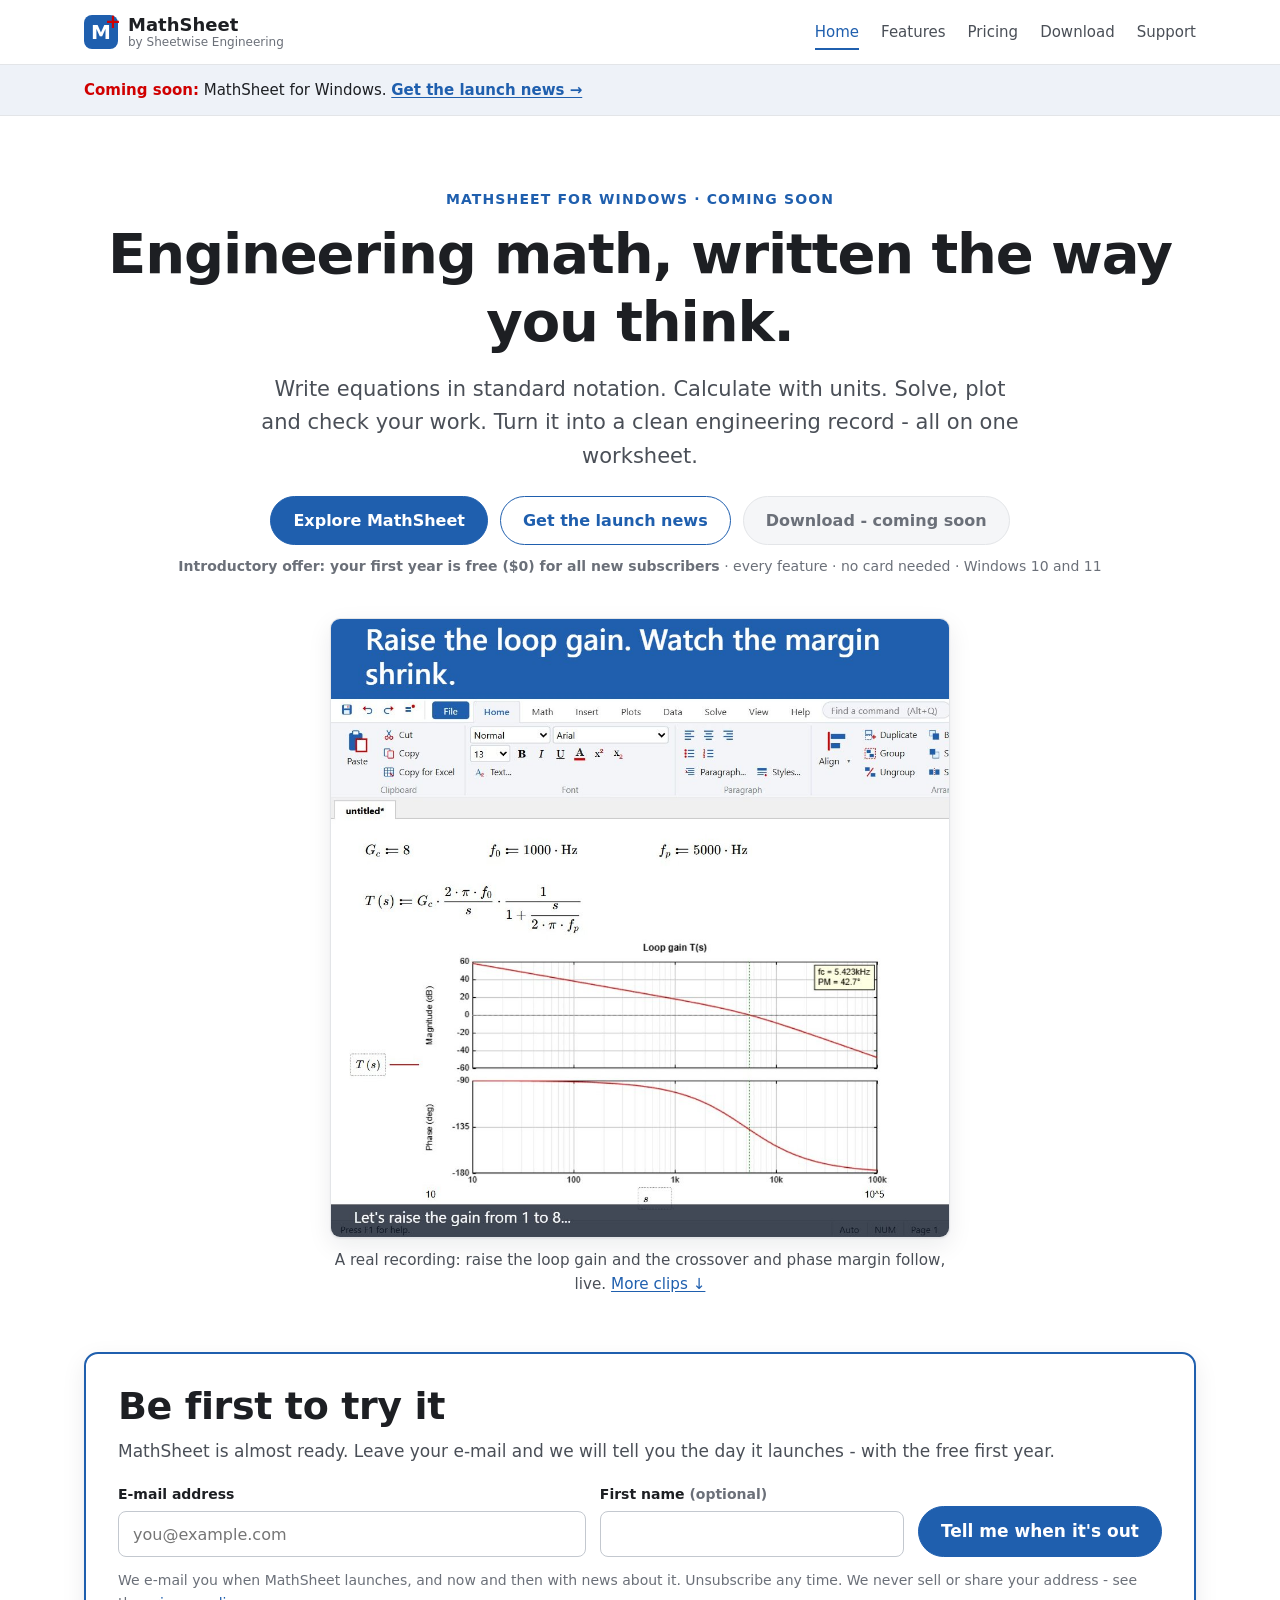
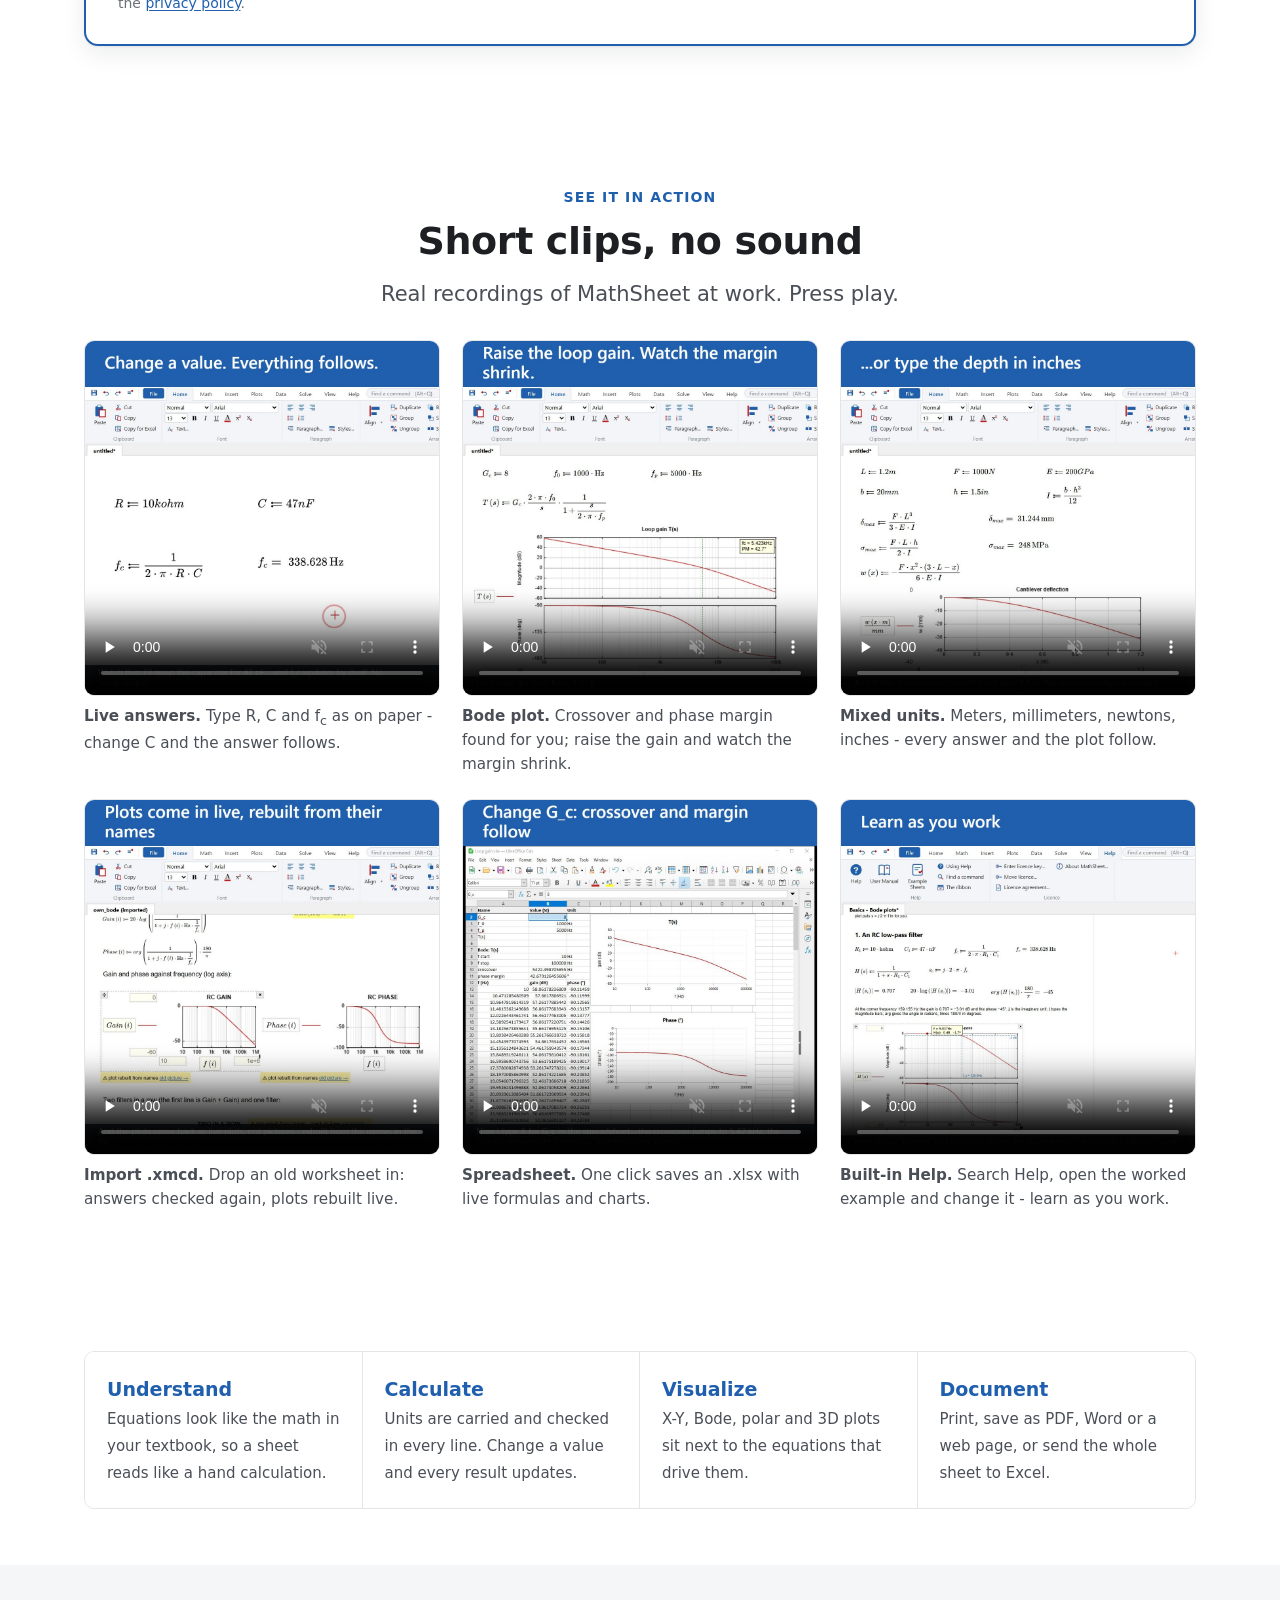
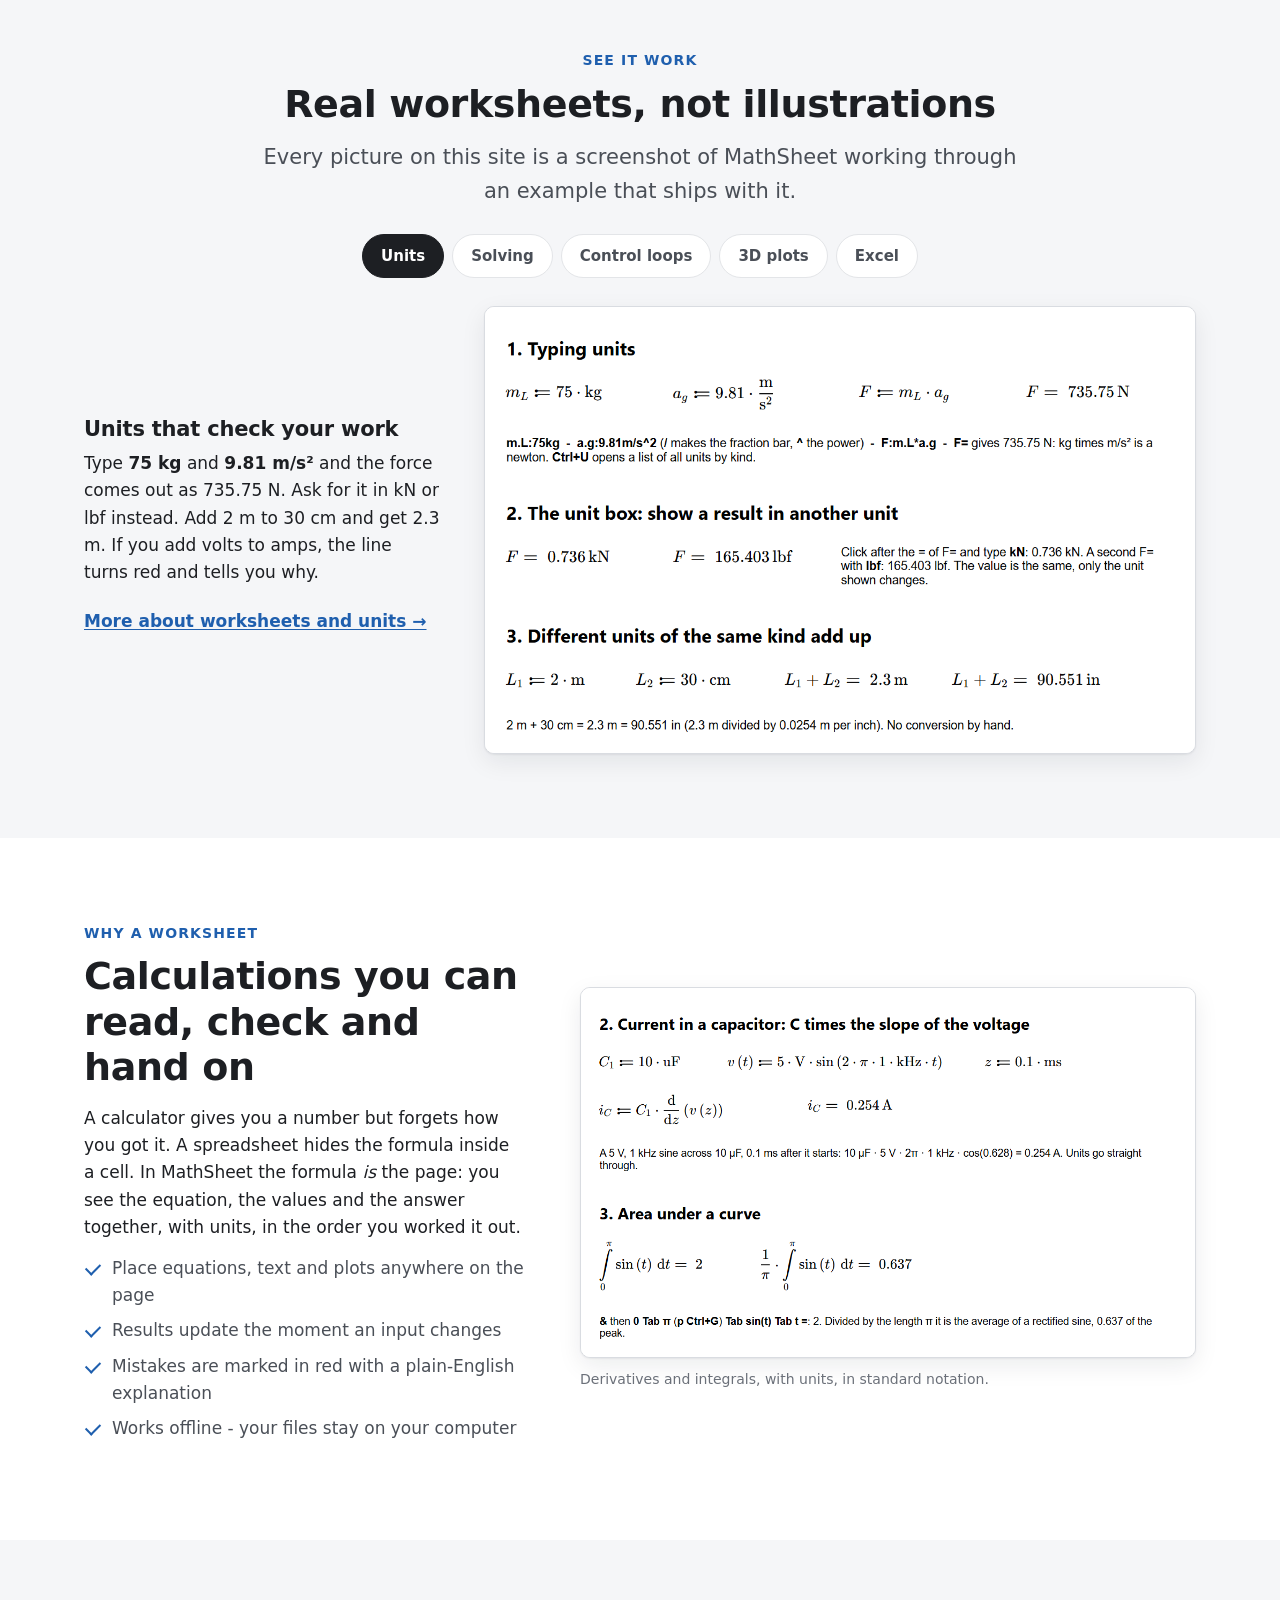
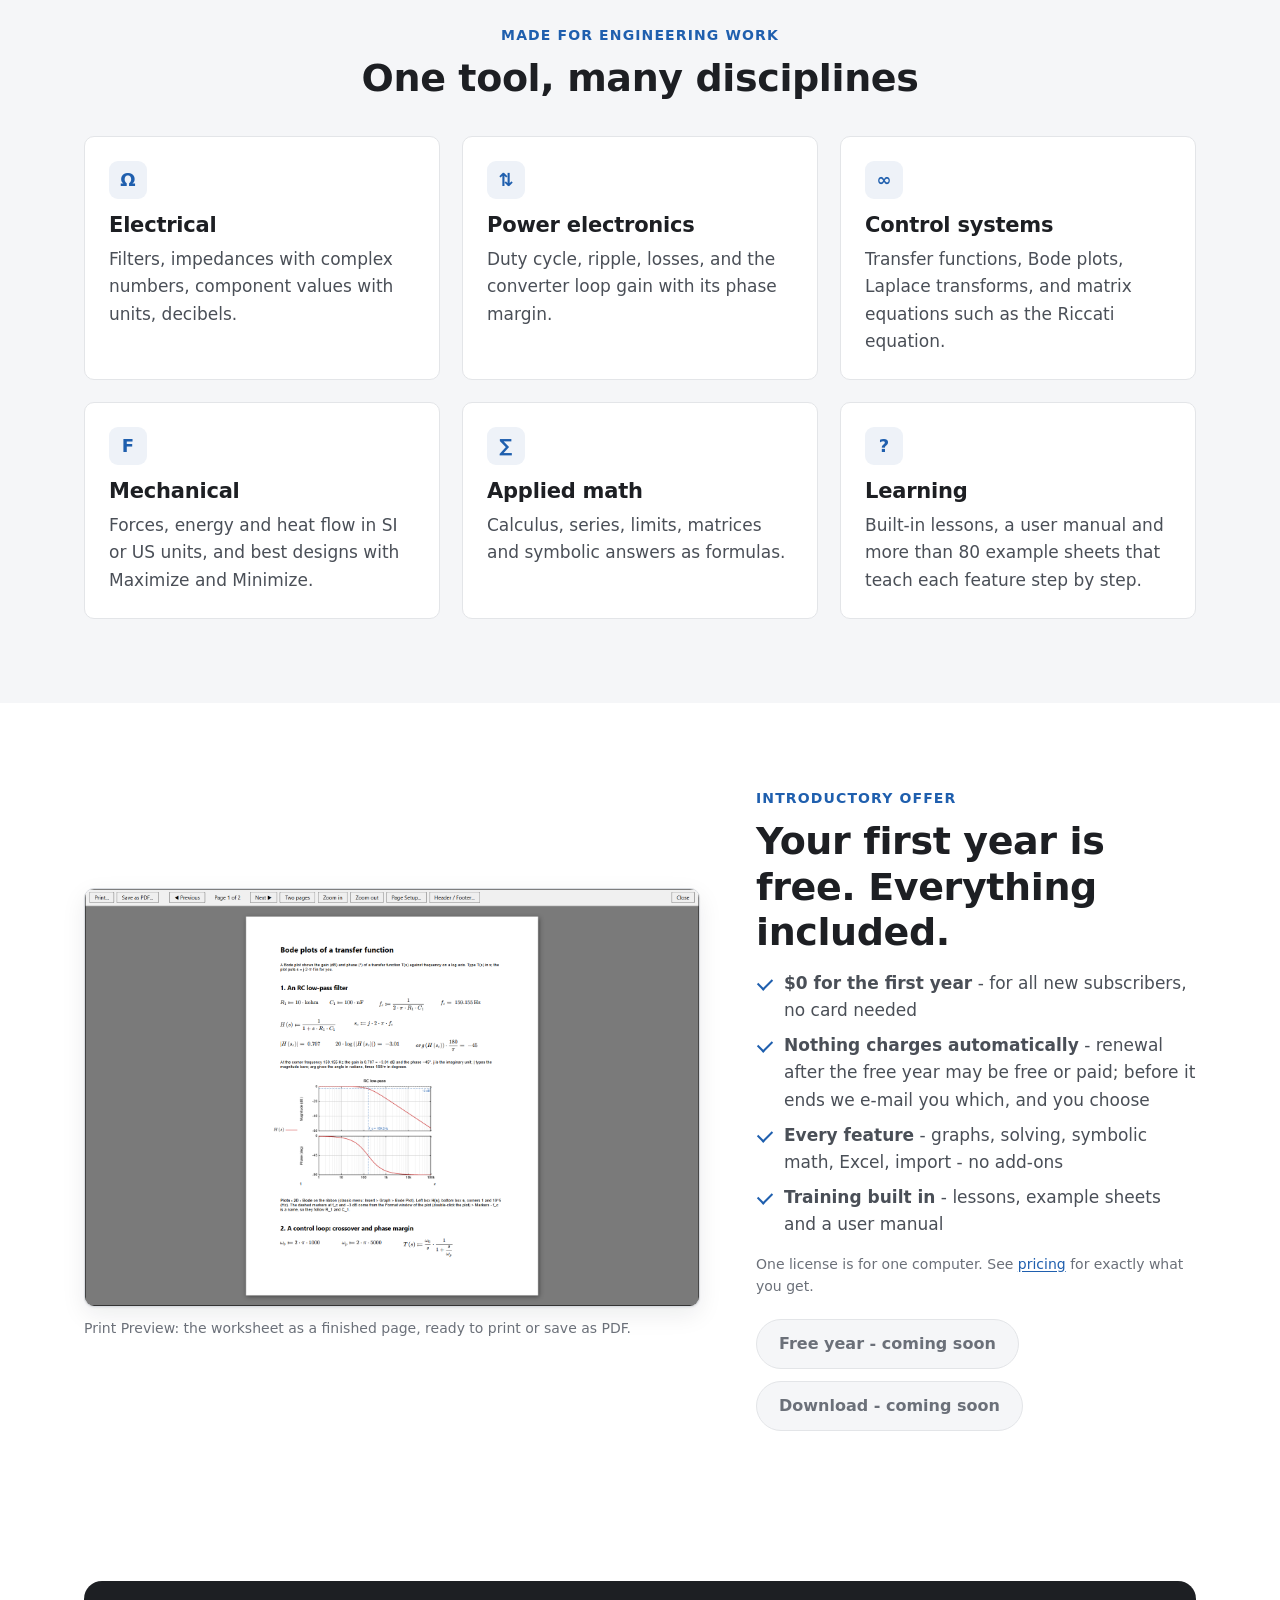
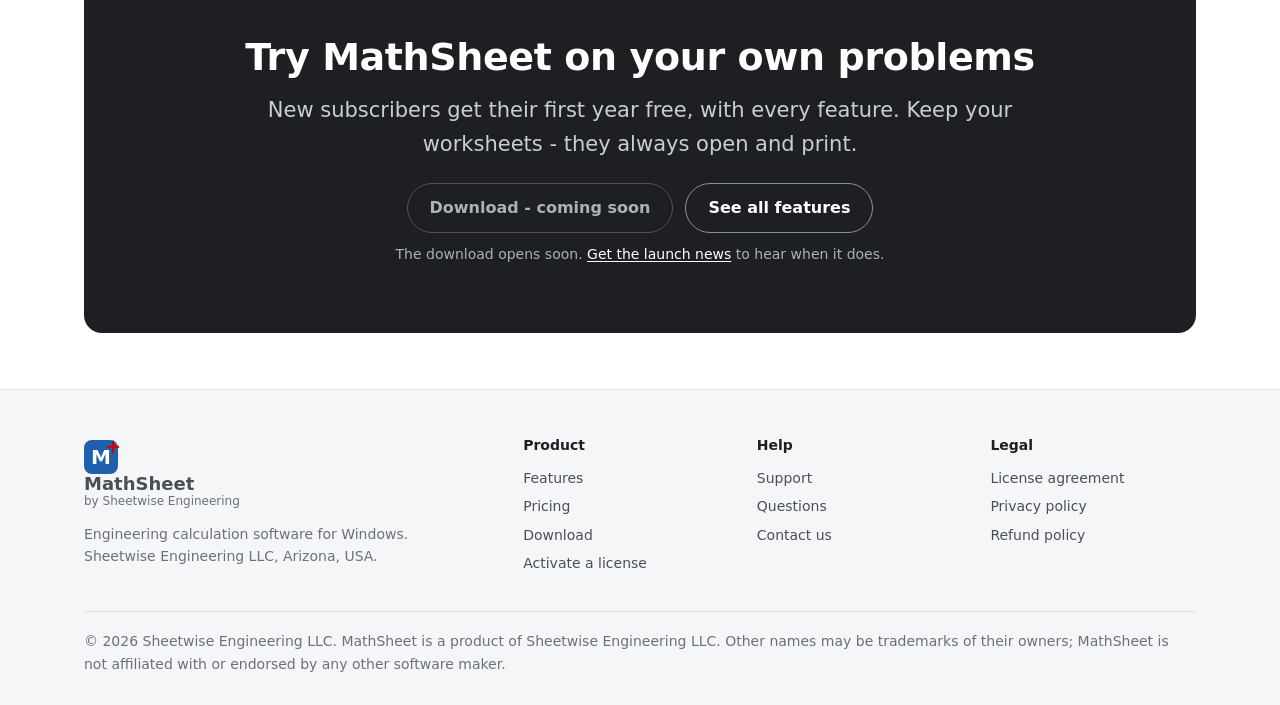
<file: index.html>
<!DOCTYPE html>
<html lang="en">
<head>
<meta charset="utf-8">
<meta name="viewport" content="width=device-width, initial-scale=1">
<title>MathSheet - engineering math worksheet software for Windows | Sheetwise Engineering</title>
<meta name="description" content="MathSheet is engineering calculation software for Windows. Write equations in standard notation, calculate with units, solve, plot and document. Introductory offer: the first year is free for all new subscribers.">
<link rel="canonical" href="https://mathsheet.net/">
<meta name="theme-color" content="#1f5fae">
<meta name="google-site-verification" content="GdTmqpbGIVYwA1Ca_xS1ePuDBfjen6raZET5yIoRmF8">
<meta name="google-site-verification" content="LnjxHHHo0AoAx7ZmQ-dwjHOa0UgMYRNJt0VaMpacCuU">
<meta name="msvalidate.01" content="1D24411D6C85A687C64200130550CE2E">
<meta property="og:type" content="website">
<meta property="og:site_name" content="Sheetwise Engineering">
<meta property="og:title" content="MathSheet - engineering math worksheet software for Windows | Sheetwise Engineering">
<meta property="og:description" content="MathSheet is engineering calculation software for Windows. Write equations in standard notation, calculate with units, solve, plot and document. Introductory offer: the first year is free for all new subscribers.">
<meta property="og:url" content="https://mathsheet.net/">
<meta property="og:image" content="https://mathsheet.net/images/og-mathsheet.png">
<meta property="og:image:alt" content="A MathSheet worksheet with an RC filter calculation and its Bode plot">
<meta name="twitter:card" content="summary_large_image">
<link rel="icon" href="images/icon.svg" type="image/svg+xml">
<link rel="stylesheet" href="style.css">
<script type="application/ld+json">
[
 {
  "@context": "https://schema.org",
  "@type": "SoftwareApplication",
  "name": "MathSheet",
  "applicationCategory": "BusinessApplication",
  "applicationSubCategory": "Engineering calculation software",
  "operatingSystem": "Windows 10, Windows 11",
  "softwareVersion": "1.41",
  "description": "An engineering math worksheet for Windows: equations in standard notation, units, live answers, graphs, solving, symbolic math and reports.",
  "url": "https://mathsheet.net/",
  "screenshot": "https://mathsheet.net/images/hero-bode.png",
  "offers": {
   "@type": "Offer",
   "price": "0.00",
   "description": "First year free for new subscribers",
   "priceCurrency": "USD",
   "url": "https://mathsheet.net/pricing.html"
  },
  "publisher": {
   "@type": "Organization",
   "name": "Sheetwise Engineering LLC",
   "url": "https://mathsheet.net/",
   "email": "support@mathsheet.net"
  }
 },
 {
  "@context": "https://schema.org",
  "@type": "Organization",
  "name": "Sheetwise Engineering LLC",
  "url": "https://mathsheet.net/",
  "email": "support@mathsheet.net",
  "logo": "https://mathsheet.net/images/icon.svg"
 }
]
</script>
</head>
<body>
<a class="skip" href="#main">Skip to content</a>
<header class="top">
  <div class="wrap">
    <a class="brand" href="index.html" aria-label="MathSheet by Sheetwise Engineering - home"><span class="tile" aria-hidden="true">M</span><span><b>MathSheet</b><small>by Sheetwise Engineering</small></span></a>
    <nav class="menu" aria-label="Main">
        <a href="index.html" aria-current="page">Home</a>
        <a href="features.html">Features</a>
        <a href="pricing.html">Pricing</a>
        <a href="download.html">Download</a>
        <a href="support.html">Support</a>
    </nav>
  </div>
</header>
<div class="soonbar" data-when-prelaunch><div class="wrap"><b>Coming soon:</b> MathSheet for Windows. <a href="index.html#news">Get the launch news &rarr;</a></div></div>
<main id="main">

<section class="hero">
  <div class="wrap">
    <p class="eyebrow">MathSheet for Windows<span data-when-prelaunch> &middot; coming soon</span></p>
    <h1>Engineering math, written the way you think.</h1>
    <p class="lead">Write equations in standard notation. Calculate with units. Solve, plot and check your work.
    Turn it into a clean engineering record - all on one worksheet.</p>
    <div class="btns"><a class="btn primary" href="features.html">Explore MathSheet</a> <a class="btn secondary" href="#news" data-when-prelaunch>Get the launch news</a> <a class="btn soon" href="download.html" data-download="Download MathSheet" data-style="secondary" aria-disabled="true">Download - coming soon</a></div>
    <p class="note"><b>Introductory offer: your first year is free ($0) for all new subscribers</b> &middot; every feature &middot; no card needed &middot; Windows 10 and 11</p>
    <figure class="herovid" id="shot"><video autoplay muted loop playsinline preload="auto" width="1080" height="1080" poster="videos/bode-margin.jpg" aria-label="MathSheet at work: a loop gain T(s) typed with units and drawn as a Bode plot; as the gain goes up the crossover moves and the phase margin shrinks, live"><source src="videos/bode-margin.mp4" type="video/mp4"></video>
      <figcaption>A real recording: raise the loop gain and the crossover and phase margin follow, live. <a href="#demos">More clips &darr;</a></figcaption></figure>
  </div>
</section>

<section class="tight" id="news" data-when-prelaunch>
  <div class="wrap">
    <div class="newsbox">
      <h2>Be first to try it</h2>
      <p>MathSheet is almost ready. Leave your e-mail and we will tell you the day it launches - with the free first year.</p>
      <form class="signup" data-signup action="https://api.web3forms.com/submit" method="post" hidden>
      <input type="hidden" name="access_key" value="">
      <input type="hidden" name="from_name" value="mathsheet.net launch news">
      <input type="hidden" name="subject" value="MathSheet launch news: new sign-up">
      <input type="checkbox" name="botcheck" class="hp" tabindex="-1" autocomplete="off">
      <div class="fields">
        <div><label for="su-email">E-mail address</label><input id="su-email" type="email" name="email" required autocomplete="email" placeholder="you@example.com"></div>
        <div><label for="su-name">First name <span class="muted">(optional)</span></label><input id="su-name" type="text" name="name" autocomplete="given-name"></div>
        <button class="btn primary" type="submit">Tell me when it's out</button>
      </div>
      <p class="note">We e-mail you when MathSheet launches, and now and then with news about it. Unsubscribe any time. We never sell or share your address - see the <a href="privacy.html#news">privacy policy</a>.</p>
      <p class="result" role="status" aria-live="polite"></p>
    </form>
    <p class="lead" data-signup-off><a href="support.html#contact">Write to us</a> and we will tell you the day it is out.</p>
    </div>
  </div>
</section>

<section id="demos">
  <div class="wrap center">
    <p class="eyebrow">See it in action</p>
    <h2>Short clips, no sound</h2>
    <p class="lead">Real recordings of MathSheet at work. Press play.</p>
  </div>
  <div class="wrap">
    <div class="clips">
      <figure><video controls muted playsinline preload="none" width="1080" height="1080" poster="videos/live-answers.jpg" aria-label="Live answers: Type R, C and fc as on paper - change C and the answer follows."><source src="videos/live-answers.mp4" type="video/mp4"></video>
        <figcaption><b>Live answers.</b> Type R, C and f<sub>c</sub> as on paper - change C and the answer follows.</figcaption></figure>
      <figure><video controls muted playsinline preload="none" width="1080" height="1080" poster="videos/bode-margin.jpg" aria-label="Bode plot: Crossover and phase margin found for you; raise the gain and watch the margin shrink."><source src="videos/bode-margin.mp4" type="video/mp4"></video>
        <figcaption><b>Bode plot.</b> Crossover and phase margin found for you; raise the gain and watch the margin shrink.</figcaption></figure>
      <figure><video controls muted playsinline preload="none" width="1080" height="1080" poster="videos/mixed-units.jpg" aria-label="Mixed units: Meters, millimeters, newtons, inches - every answer and the plot follow."><source src="videos/mixed-units.mp4" type="video/mp4"></video>
        <figcaption><b>Mixed units.</b> Meters, millimeters, newtons, inches - every answer and the plot follow.</figcaption></figure>
      <figure><video controls muted playsinline preload="none" width="1080" height="1080" poster="videos/import-xmcd.jpg" aria-label="Import .xmcd: Drop an old worksheet in: answers checked again, plots rebuilt live."><source src="videos/import-xmcd.mp4" type="video/mp4"></video>
        <figcaption><b>Import .xmcd.</b> Drop an old worksheet in: answers checked again, plots rebuilt live.</figcaption></figure>
      <figure><video controls muted playsinline preload="none" width="1080" height="1080" poster="videos/excel-workbook.jpg" aria-label="Spreadsheet: One click saves an .xlsx with live formulas and charts."><source src="videos/excel-workbook.mp4" type="video/mp4"></video>
        <figcaption><b>Spreadsheet.</b> One click saves an .xlsx with live formulas and charts.</figcaption></figure>
      <figure><video controls muted playsinline preload="none" width="1080" height="1080" poster="videos/help-tour.jpg" aria-label="Built-in Help: Search Help, open the worked example and change it - learn as you work."><source src="videos/help-tour.mp4" type="video/mp4"></video>
        <figcaption><b>Built-in Help.</b> Search Help, open the worked example and change it - learn as you work.</figcaption></figure>
    </div>
  </div>
</section>

<section class="tight">
  <div class="wrap">
    <div class="steps4" role="list">
      <div role="listitem"><b>Understand</b><span>Equations look like the math in your textbook, so a sheet reads like a hand calculation.</span></div>
      <div role="listitem"><b>Calculate</b><span>Units are carried and checked in every line. Change a value and every result updates.</span></div>
      <div role="listitem"><b>Visualize</b><span>X-Y, Bode, polar and 3D plots sit next to the equations that drive them.</span></div>
      <div role="listitem"><b>Document</b><span>Print, save as PDF, Word or a web page, or send the whole sheet to Excel.</span></div>
    </div>
  </div>
</section>

<section class="soft">
  <div class="wrap center">
    <p class="eyebrow">See it work</p>
    <h2>Real worksheets, not illustrations</h2>
    <p class="lead">Every picture on this site is a screenshot of MathSheet working through an example that ships with it.</p>
    <div class="tabs" data-tabs>
      <div role="tablist" aria-label="MathSheet examples" hidden>
        <button role="tab" id="t1" aria-controls="p1" type="button">Units</button>
        <button role="tab" id="t2" aria-controls="p2" type="button">Solving</button>
        <button role="tab" id="t3" aria-controls="p3" type="button">Control loops</button>
        <button role="tab" id="t4" aria-controls="p4" type="button">3D plots</button>
        <button role="tab" id="t5" aria-controls="p5" type="button">Excel</button>
      </div>
      <h3 class="nojs-title">Units</h3>
      <div role="tabpanel" id="p1" aria-labelledby="t1">
        <div><h3>Units that check your work</h3><p>Type <b>75 kg</b> and <b>9.81 m/s&sup2;</b> and the force comes out as 735.75 N. Ask for it in kN or lbf instead.
        Add 2 m to 30 cm and get 2.3 m. If you add volts to amps, the line turns red and tells you why.</p><a href="features.html#worksheets">More about worksheets and units &rarr;</a></div>
        <figure><button class="zoom" type="button" aria-label="Show full size: MathSheet units: mass times acceleration gives 735.75 N, the same force shown as 0.736 kN and 165.403 lbf, and 2 m plus 30 cm giving 2.3 m"><span class="frame"><img src="images/units.png" width="1146" height="719" alt="MathSheet units: mass times acceleration gives 735.75 N, the same force shown as 0.736 kN and 165.403 lbf, and 2 m plus 30 cm giving 2.3 m" loading="lazy" decoding="async"></span></button></figure>
      </div>
      <h3 class="nojs-title">Solving</h3>
      <div role="tabpanel" id="p2" aria-labelledby="t2">
        <div><h3>Solve what a calculator cannot</h3><p>A diode and a resistor from 5 V: two equations, two unknowns, one of them exponential.
        Write the equations under <b>Given</b>, call <b>Find</b>, and MathSheet returns 0.555 V and 4.445 mA - with their units.</p><a href="features.html#solving">More about solving &rarr;</a></div>
        <figure><button class="zoom" type="button" aria-label="Show full size: A MathSheet solve block: diode equation and loop equation under Given, Find returns 0.555 V and 4.445 mA"><span class="frame"><img src="images/solveblock.png" width="1089" height="608" alt="A MathSheet solve block: diode equation and loop equation under Given, Find returns 0.555 V and 4.445 mA" loading="lazy" decoding="async"></span></button></figure>
      </div>
      <h3 class="nojs-title">Control loops</h3>
      <div role="tabpanel" id="p3" aria-labelledby="t3">
        <div><h3>Bode plots with crossover and phase margin</h3><p>The loop gain of a buck converter with a Type III compensator, plotted straight from the transfer function.
        The plot reads off the crossover frequency (33.65 kHz) and the phase margin (55.9&deg;) for you. Change a part and watch them move.</p><a href="features.html#graphs">More about graphs &rarr;</a></div>
        <figure><button class="zoom" type="button" aria-label="Show full size: Bode plot of a buck converter loop gain T(s) in MathSheet, with crossover 33.65 kHz and phase margin 55.9 degrees marked"><span class="frame"><img src="images/bode-pm.png" width="855" height="591" alt="Bode plot of a buck converter loop gain T(s) in MathSheet, with crossover 33.65 kHz and phase margin 55.9 degrees marked" loading="lazy" decoding="async"></span></button></figure>
      </div>
      <h3 class="nojs-title">3D plots</h3>
      <div role="tabpanel" id="p4" aria-labelledby="t4">
        <div><h3>Surfaces, contours and vector fields</h3><p>Type a function of two variables into a 3D plot and drag to turn it.
        The same worksheet can show contour maps, bar charts, curves in space and vector fields.</p><a href="features.html#graphs">More about graphs &rarr;</a></div>
        <figure><button class="zoom" type="button" aria-label="Show full size: Two MathSheet 3D surface plots: F(x,y) = sin(x) + cos(y), and a saddle shape"><span class="frame"><img src="images/surface.png" width="1176" height="779" alt="Two MathSheet 3D surface plots: F(x,y) = sin(x) + cos(y), and a saddle shape" loading="lazy" decoding="async"></span></button></figure>
      </div>
      <h3 class="nojs-title">Excel</h3>
      <div role="tabpanel" id="p5" aria-labelledby="t5">
        <div><h3>From worksheet to Excel workbook</h3><p>Save a sheet as an Excel workbook: every value becomes a named cell, every result a live formula, every graph a real chart.
        This chart was drawn by LibreOffice Calc from the workbook MathSheet saved for the buck converter sheet; the crossover and phase margin are live cells beside it.</p><a href="features.html#excel">More about Excel &rarr;</a></div>
        <figure><button class="zoom" type="button" aria-label="Show full size: Spreadsheet chart drawn by LibreOffice Calc from a MathSheet workbook: loop gain in dB against frequency for the buck converter"><span class="frame"><img src="images/calc-chart1.png" width="1040" height="560" alt="Spreadsheet chart drawn by LibreOffice Calc from a MathSheet workbook: loop gain in dB against frequency for the buck converter" loading="lazy" decoding="async"></span></button></figure>
      </div>
    </div>
  </div>
</section>

<section>
  <div class="wrap">
    <div class="split">
      <div>
        <p class="eyebrow">Why a worksheet</p>
        <h2>Calculations you can read, check and hand on</h2>
        <p>A calculator gives you a number but forgets how you got it. A spreadsheet hides the formula inside a cell.
        In MathSheet the formula <i>is</i> the page: you see the equation, the values and the answer together, with units, in the order you worked it out.</p>
        <ul class="ticks">
          <li>Place equations, text and plots anywhere on the page</li>
          <li>Results update the moment an input changes</li>
          <li>Mistakes are marked in red with a plain-English explanation</li>
          <li>Works offline - your files stay on your computer</li>
        </ul>
      </div>
      <figure><button class="zoom" type="button" aria-label="Show full size: MathSheet worksheet: the current in a 10 uF capacitor from the derivative of the voltage, 0.254 A, and the area under a sine curve"><span class="frame"><img src="images/calculus.png" width="1146" height="689" alt="MathSheet worksheet: the current in a 10 uF capacitor from the derivative of the voltage, 0.254 A, and the area under a sine curve" loading="lazy" decoding="async"></span></button><figcaption>Derivatives and integrals, with units, in standard notation.</figcaption></figure>
    </div>
  </div>
</section>

<section class="soft">
  <div class="wrap">
    <div class="center"><p class="eyebrow">Made for engineering work</p><h2>One tool, many disciplines</h2></div>
    <div class="grid3" style="margin-top:34px">
      <div class="card"><div class="ic" aria-hidden="true">&Omega;</div><h3>Electrical</h3><p>Filters, impedances with complex numbers, component values with units, decibels.</p></div>
      <div class="card"><div class="ic" aria-hidden="true">&#8645;</div><h3>Power electronics</h3><p>Duty cycle, ripple, losses, and the converter loop gain with its phase margin.</p></div>
      <div class="card"><div class="ic" aria-hidden="true">&#8734;</div><h3>Control systems</h3><p>Transfer functions, Bode plots, Laplace transforms, and matrix equations such as the Riccati equation.</p></div>
      <div class="card"><div class="ic" aria-hidden="true">F</div><h3>Mechanical</h3><p>Forces, energy and heat flow in SI or US units, and best designs with Maximize and Minimize.</p></div>
      <div class="card"><div class="ic" aria-hidden="true">&sum;</div><h3>Applied math</h3><p>Calculus, series, limits, matrices and symbolic answers as formulas.</p></div>
      <div class="card"><div class="ic" aria-hidden="true">?</div><h3>Learning</h3><p>Built-in lessons, a user manual and more than 80 example sheets that teach each feature step by step.</p></div>
    </div>
  </div>
</section>

<section>
  <div class="wrap">
    <div class="split rev">
      <div>
        <p class="eyebrow">Introductory offer</p>
        <h2>Your first year is free. Everything included.</h2>
        <ul class="ticks">
          <li><b>$0 for the first year</b> - for all new subscribers, no card needed</li>
          <li><b>Nothing charges automatically</b> - renewal after the free year may be free or paid; before it ends we e-mail you which, and you choose</li>
          <li><b>Every feature</b> - graphs, solving, symbolic math, Excel, import - no add-ons</li>
          <li><b>Training built in</b> - lessons, example sheets and a user manual</li>
        </ul>
        <p class="muted small">One license is for one computer. See <a href="pricing.html">pricing</a> for exactly what you get.</p>
        <div class="btns"><a class="btn soon" href="pricing.html" data-buy="Get your free first year" aria-disabled="true">Free year - coming soon</a> <a class="btn soon" href="download.html" data-download="Download MathSheet" data-style="secondary" aria-disabled="true">Download - coming soon</a></div>
      </div>
      <figure><button class="zoom" type="button" aria-label="Show full size: MathSheet Print Preview showing a worksheet laid out as a printed page with equations and a Bode plot"><span class="frame"><img src="images/preview-report.png" width="1750" height="1188" alt="MathSheet Print Preview showing a worksheet laid out as a printed page with equations and a Bode plot" loading="lazy" decoding="async"></span></button><figcaption>Print Preview: the worksheet as a finished page, ready to print or save as PDF.</figcaption></figure>
    </div>
  </div>
</section>

<section class="tight">
  <div class="wrap">
    <div class="band">
      <h2>Try MathSheet on your own problems</h2>
      <p class="lead">New subscribers get their first year free, with every feature. Keep your worksheets - they always open and print.</p>
      <div class="btns"><a class="btn soon" href="download.html" data-download="Download MathSheet" data-style="primary" aria-disabled="true">Download - coming soon</a> <a class="btn secondary" href="features.html">See all features</a></div>
      <p class="note" data-when-prelaunch>The download opens soon. <a href="#news" style="color:#fff">Get the launch news</a> to hear when it does.</p>
    </div>
  </div>
</section>
</main>
<footer class="bottom">
  <div class="wrap">
    <div class="cols">
      <div>
        <a class="brand" href="index.html"><span class="tile" aria-hidden="true">M</span><span><b>MathSheet</b><small>by Sheetwise Engineering</small></span></a>
        <p style="margin-top:14px">Engineering calculation software for Windows.<br>Sheetwise Engineering LLC, Arizona, USA.</p>
      </div>
      <div><h4>Product</h4><a href="features.html">Features</a><a href="pricing.html">Pricing</a><a href="download.html">Download</a><a href="download.html#activate">Activate a license</a></div>
      <div><h4>Help</h4><a href="support.html">Support</a><a href="support.html#faq">Questions</a><a href="support.html#contact">Contact us</a></div>
      <div><h4>Legal</h4><a href="terms.html">License agreement</a><a href="privacy.html">Privacy policy</a><a href="refunds.html">Refund policy</a></div>
    </div>
    <div class="legal">&copy; 2026 Sheetwise Engineering LLC. MathSheet is a product of Sheetwise Engineering LLC. Other names may be trademarks of their owners; MathSheet is not affiliated with or endorsed by any other software maker.</div>
  </div>
</footer>
<script src="js/site.js"></script>
<!-- Cloudflare Web Analytics (no cookies, no personal data; privacy.html "This website") -->
<script defer src="https://static.cloudflareinsights.com/beacon.min.js" data-cf-beacon='{"token": "5719f8e9d53543c59c81e14f3e20d16a"}'></script>
</body>
</html>
</file>
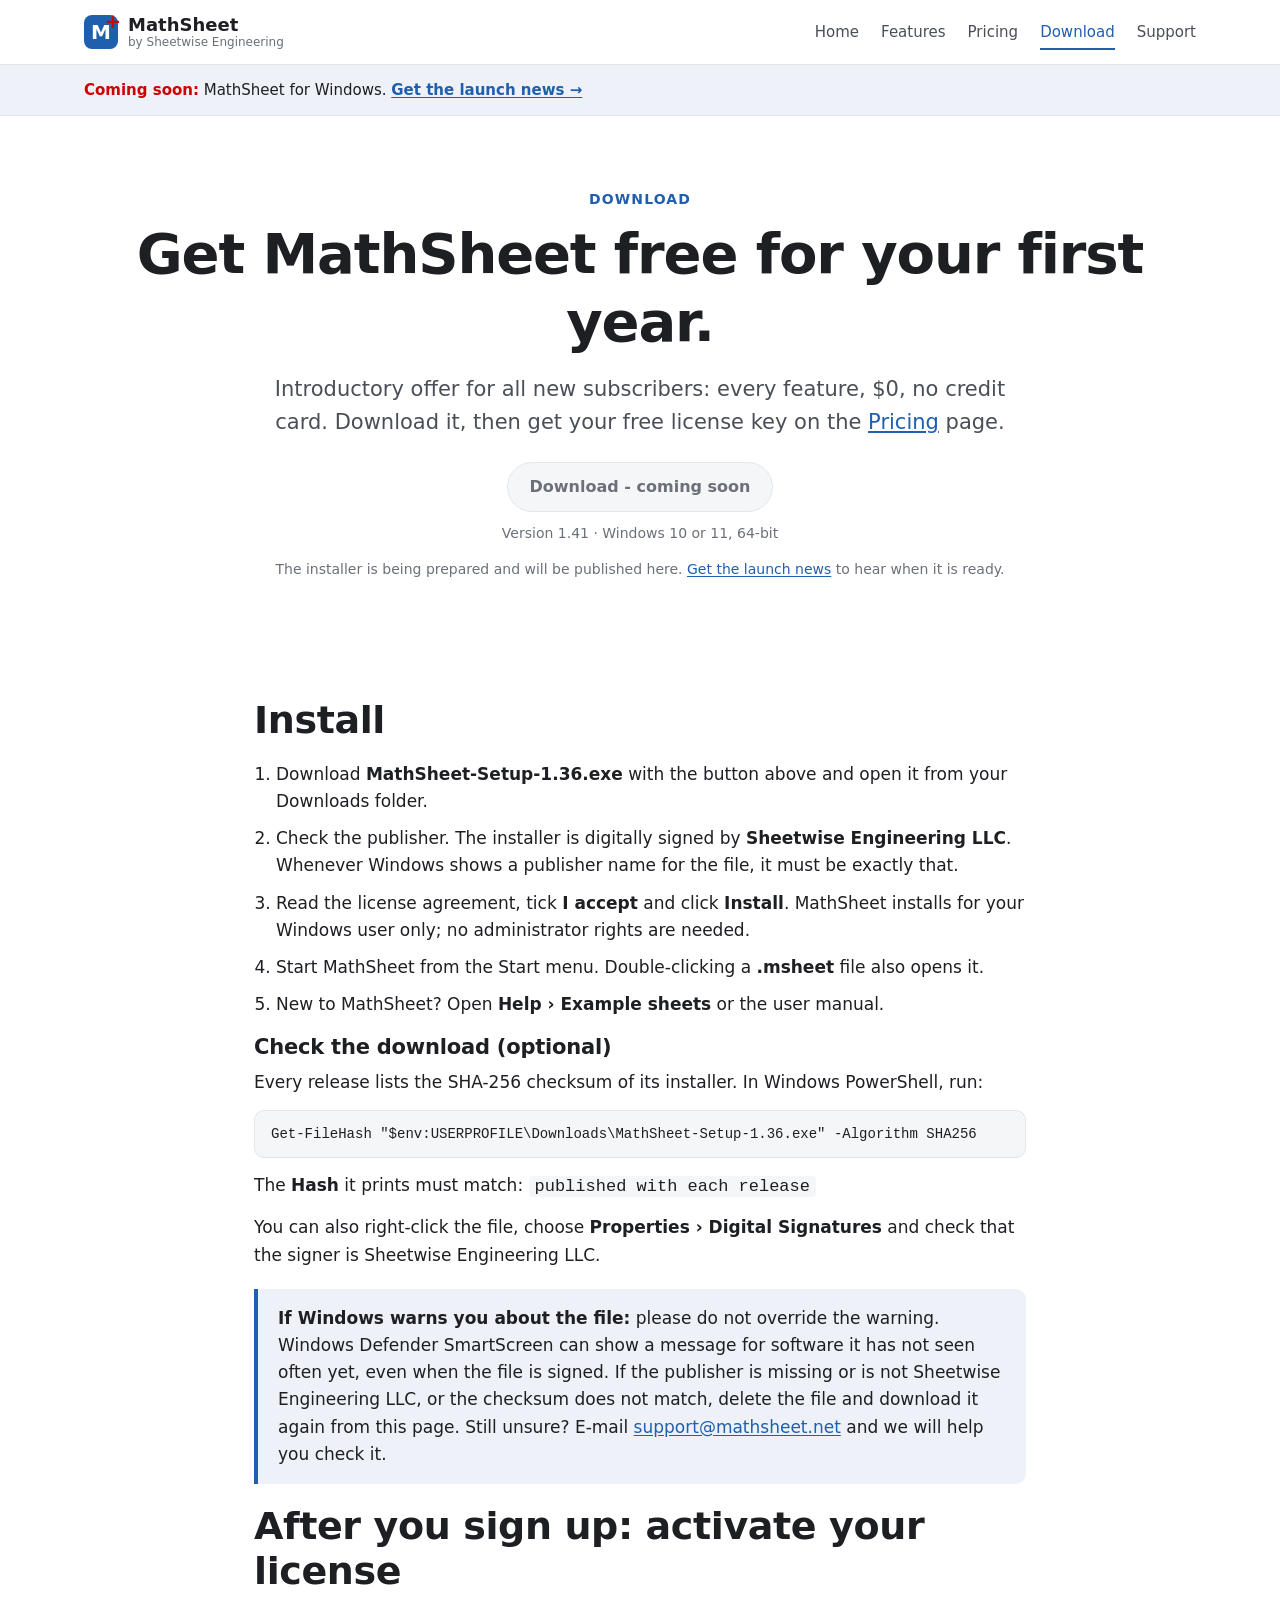
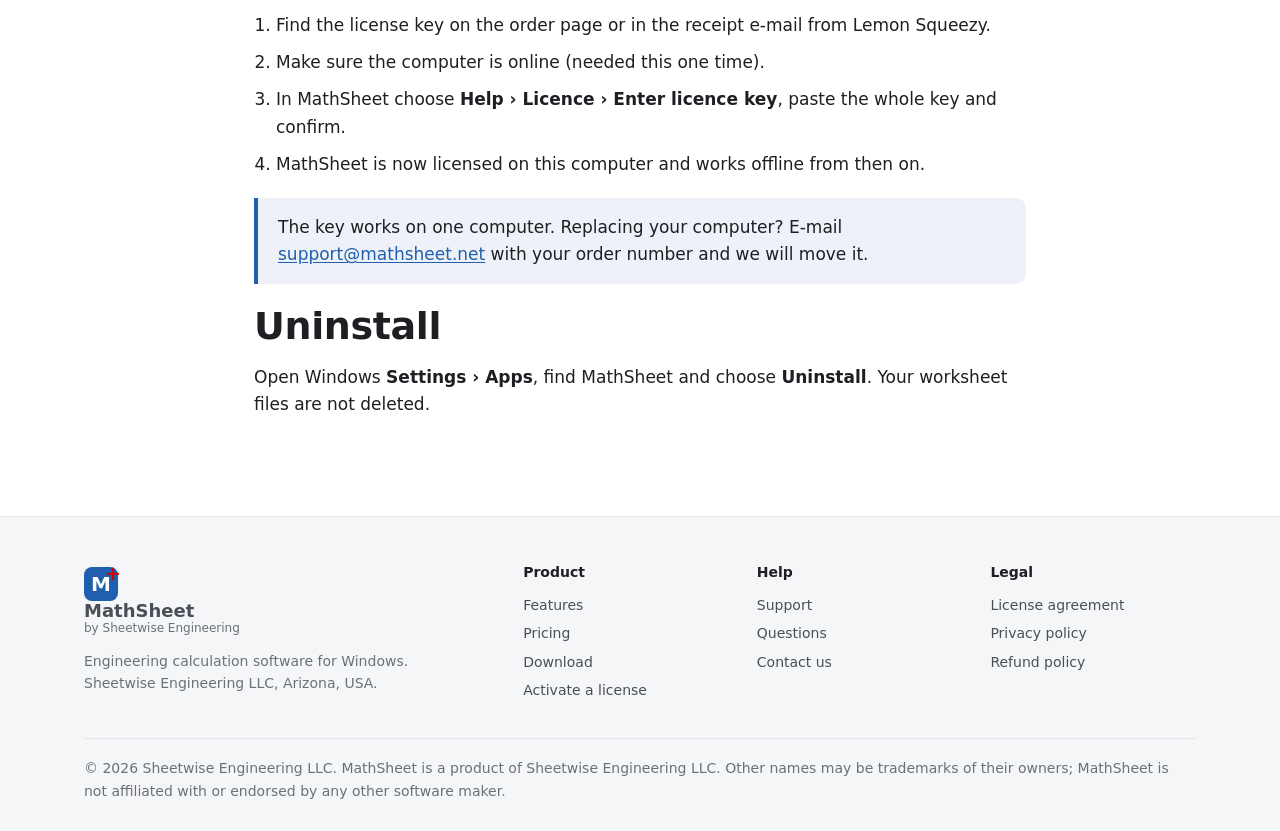
<file: download.html>
<!DOCTYPE html>
<html lang="en">
<head>
<meta charset="utf-8">
<meta name="viewport" content="width=device-width, initial-scale=1">
<title>Download MathSheet for Windows - first year free</title>
<meta name="description" content="Download MathSheet for Windows 10 and 11. Introductory offer: the first year is free for all new subscribers, with every feature.">
<link rel="canonical" href="https://mathsheet.net/download.html">
<meta name="theme-color" content="#1f5fae">
<meta name="google-site-verification" content="GdTmqpbGIVYwA1Ca_xS1ePuDBfjen6raZET5yIoRmF8">
<meta name="google-site-verification" content="LnjxHHHo0AoAx7ZmQ-dwjHOa0UgMYRNJt0VaMpacCuU">
<meta name="msvalidate.01" content="1D24411D6C85A687C64200130550CE2E">
<meta property="og:type" content="website">
<meta property="og:site_name" content="Sheetwise Engineering">
<meta property="og:title" content="Download MathSheet for Windows - first year free">
<meta property="og:description" content="Download MathSheet for Windows 10 and 11. Introductory offer: the first year is free for all new subscribers, with every feature.">
<meta property="og:url" content="https://mathsheet.net/download.html">
<meta property="og:image" content="https://mathsheet.net/images/og-mathsheet.png">
<meta property="og:image:alt" content="A MathSheet worksheet with an RC filter calculation and its Bode plot">
<meta name="twitter:card" content="summary_large_image">
<link rel="icon" href="images/icon.svg" type="image/svg+xml">
<link rel="stylesheet" href="style.css">
</head>
<body>
<a class="skip" href="#main">Skip to content</a>
<header class="top">
  <div class="wrap">
    <a class="brand" href="index.html" aria-label="MathSheet by Sheetwise Engineering - home"><span class="tile" aria-hidden="true">M</span><span><b>MathSheet</b><small>by Sheetwise Engineering</small></span></a>
    <nav class="menu" aria-label="Main">
        <a href="index.html">Home</a>
        <a href="features.html">Features</a>
        <a href="pricing.html">Pricing</a>
        <a href="download.html" aria-current="page">Download</a>
        <a href="support.html">Support</a>
    </nav>
  </div>
</header>
<div class="soonbar" data-when-prelaunch><div class="wrap"><b>Coming soon:</b> MathSheet for Windows. <a href="index.html#news">Get the launch news &rarr;</a></div></div>
<main id="main">

<section class="hero" style="padding-bottom:20px">
  <div class="wrap">
    <p class="eyebrow">Download</p>
    <h1>Get MathSheet free for your first year.</h1>
    <p class="lead">Introductory offer for all new subscribers: every feature, $0, no credit card. Download it, then get your free license key on the <a href="pricing.html">Pricing</a> page.</p>
    <div class="btns"><a class="btn soon" href="download.html" data-download="Download MathSheet for Windows" data-style="primary" aria-disabled="true">Download - coming soon</a></div>
    <p class="note">Version 1.41 &middot; Windows 10 or 11, 64-bit</p>
    <p class="note" data-when-prelaunch>The installer is being prepared and will be published here. <a href="index.html#news">Get the launch news</a> to hear when it is ready.</p>
  </div>
</section>

<section>
  <div class="wrap narrow">
    <h2>Install</h2>
    <ol class="howto">
      <li>Download <b><span data-installer-name>MathSheet-Setup-1.41.exe</span></b> with the button above and open it from your Downloads folder.</li>
      <li>Check the publisher. The installer is digitally signed by <b>Sheetwise Engineering LLC</b>. Whenever Windows shows a publisher name for the file, it must be exactly that.</li>
      <li>Read the license agreement, tick <b>I accept</b> and click <b>Install</b>. MathSheet installs for your Windows user only; no administrator rights are needed.</li>
      <li>Start MathSheet from the Start menu. Double-clicking a <b>.msheet</b> file also opens it.</li>
      <li>New to MathSheet? Open <b>Help &rsaquo; Example sheets</b> or the user manual.</li>
    </ol>

    <h3 id="verify">Check the download (optional)</h3>
    <p>Every release lists the SHA-256 checksum of its installer. In Windows PowerShell, run:</p>
    <pre class="cmd">Get-FileHash "$env:USERPROFILE\Downloads\<span data-installer-name>MathSheet-Setup-1.41.exe</span>" -Algorithm SHA256</pre>
    <p>The <b>Hash</b> it prints must match: <code class="hash" data-sha256>published with each release</code></p>
    <p>You can also right-click the file, choose <b>Properties &rsaquo; Digital Signatures</b> and check that the signer is Sheetwise Engineering LLC.</p>

    <div class="callout"><p><b>If Windows warns you about the file:</b> please do not override the warning. Windows Defender SmartScreen can show a message for software it has not seen often yet, even when the file is signed. If the publisher is missing or is not Sheetwise Engineering LLC, or the checksum does not match, delete the file and download it again from this page. Still unsure? E-mail <a href="mailto:support@mathsheet.net">support@mathsheet.net</a> and we will help you check it.</p></div>

    <h2 id="activate">After you sign up: activate your license</h2>
    <ol class="howto">
      <li>Find the license key on the order page or in the receipt e-mail from Lemon Squeezy.</li>
      <li>Make sure the computer is online (needed this one time).</li>
      <li>In MathSheet choose <b>Help &rsaquo; Licence &rsaquo; Enter licence key</b>, paste the whole key and confirm.</li>
      <li>MathSheet is now licensed on this computer and works offline from then on.</li>
    </ol>
    <div class="callout"><p>The key works on one computer. Replacing your computer? E-mail <a href="mailto:support@mathsheet.net">support@mathsheet.net</a> with your order number and we will move it.</p></div>

    <h2>Uninstall</h2>
    <p>Open Windows <b>Settings &rsaquo; Apps</b>, find MathSheet and choose <b>Uninstall</b>. Your worksheet files are not deleted.</p>
  </div>
</section>
</main>
<footer class="bottom">
  <div class="wrap">
    <div class="cols">
      <div>
        <a class="brand" href="index.html"><span class="tile" aria-hidden="true">M</span><span><b>MathSheet</b><small>by Sheetwise Engineering</small></span></a>
        <p style="margin-top:14px">Engineering calculation software for Windows.<br>Sheetwise Engineering LLC, Arizona, USA.</p>
      </div>
      <div><h4>Product</h4><a href="features.html">Features</a><a href="pricing.html">Pricing</a><a href="download.html">Download</a><a href="download.html#activate">Activate a license</a></div>
      <div><h4>Help</h4><a href="support.html">Support</a><a href="support.html#faq">Questions</a><a href="support.html#contact">Contact us</a></div>
      <div><h4>Legal</h4><a href="terms.html">License agreement</a><a href="privacy.html">Privacy policy</a><a href="refunds.html">Refund policy</a></div>
    </div>
    <div class="legal">&copy; 2026 Sheetwise Engineering LLC. MathSheet is a product of Sheetwise Engineering LLC. Other names may be trademarks of their owners; MathSheet is not affiliated with or endorsed by any other software maker.</div>
  </div>
</footer>
<script src="js/site.js"></script>
<!-- Cloudflare Web Analytics (no cookies, no personal data; privacy.html "This website") -->
<script defer src="https://static.cloudflareinsights.com/beacon.min.js" data-cf-beacon='{"token": "5719f8e9d53543c59c81e14f3e20d16a"}'></script>
</body>
</html>
</file>
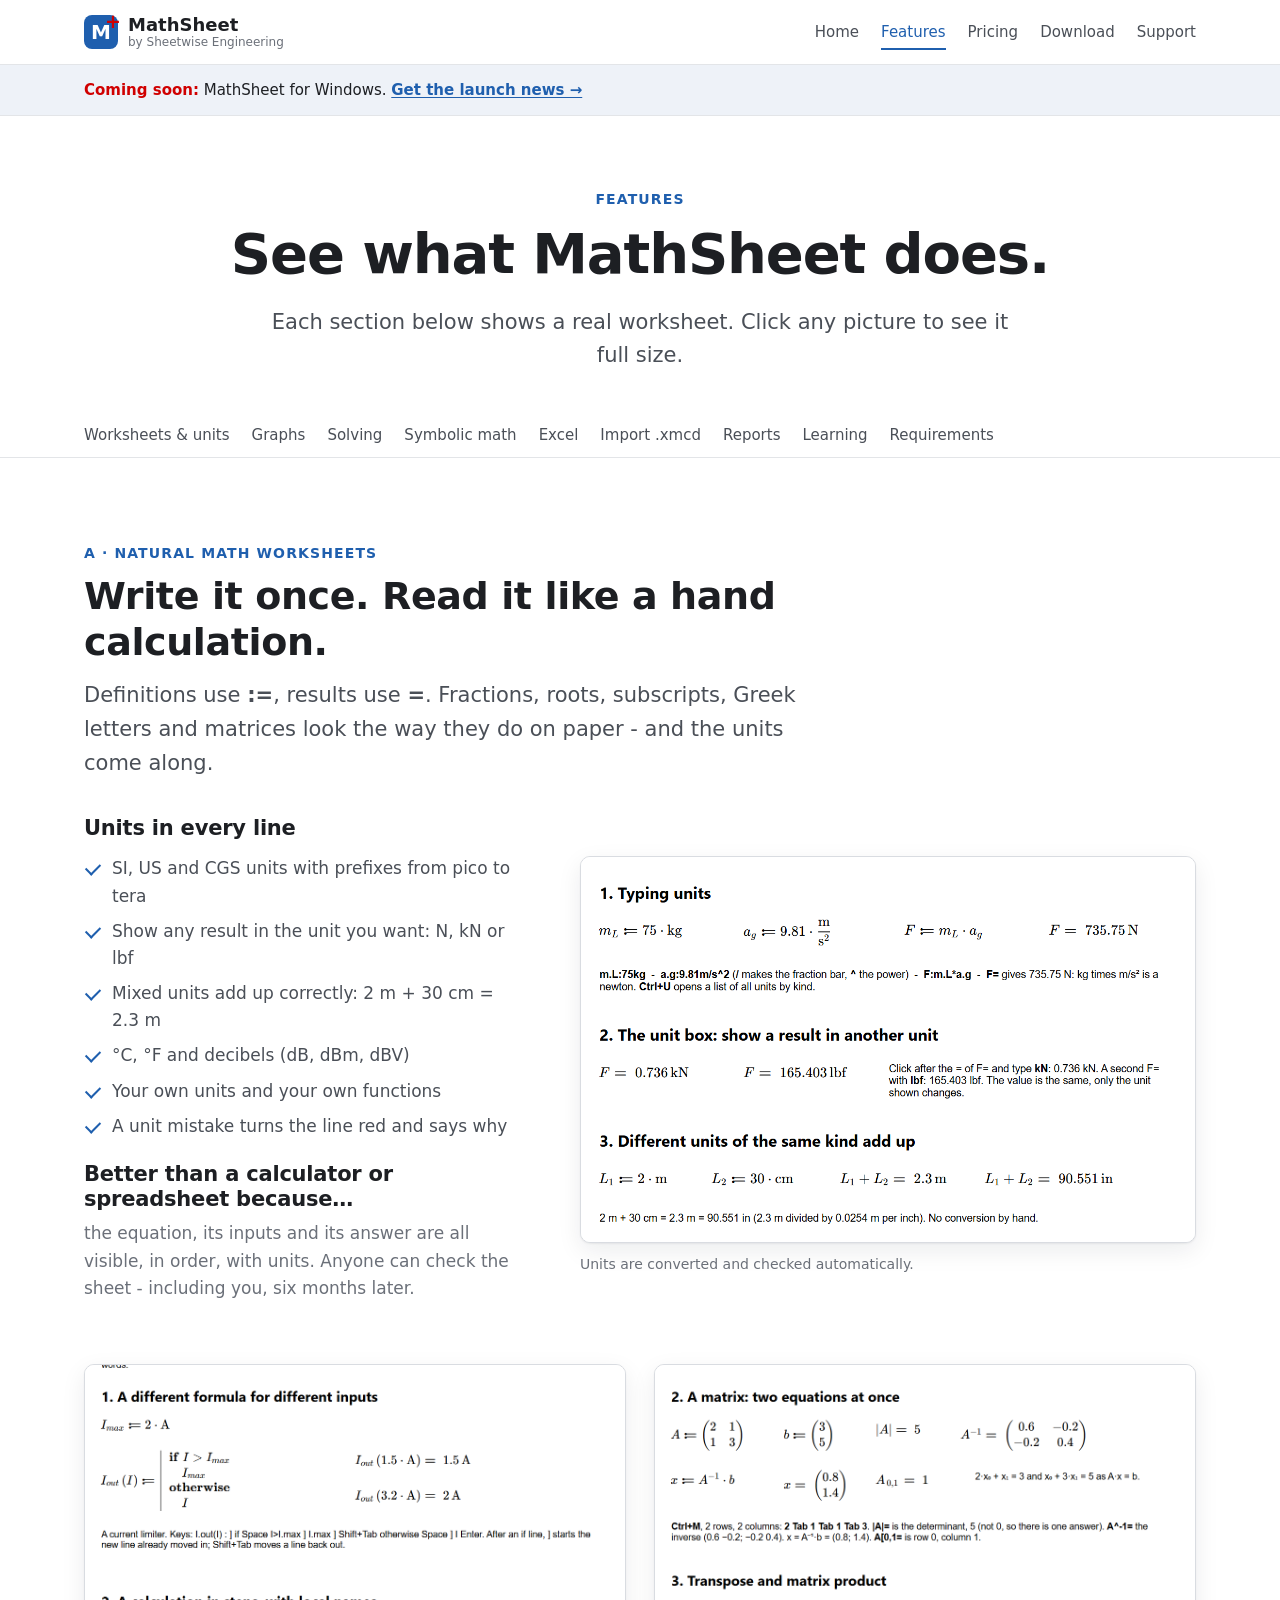
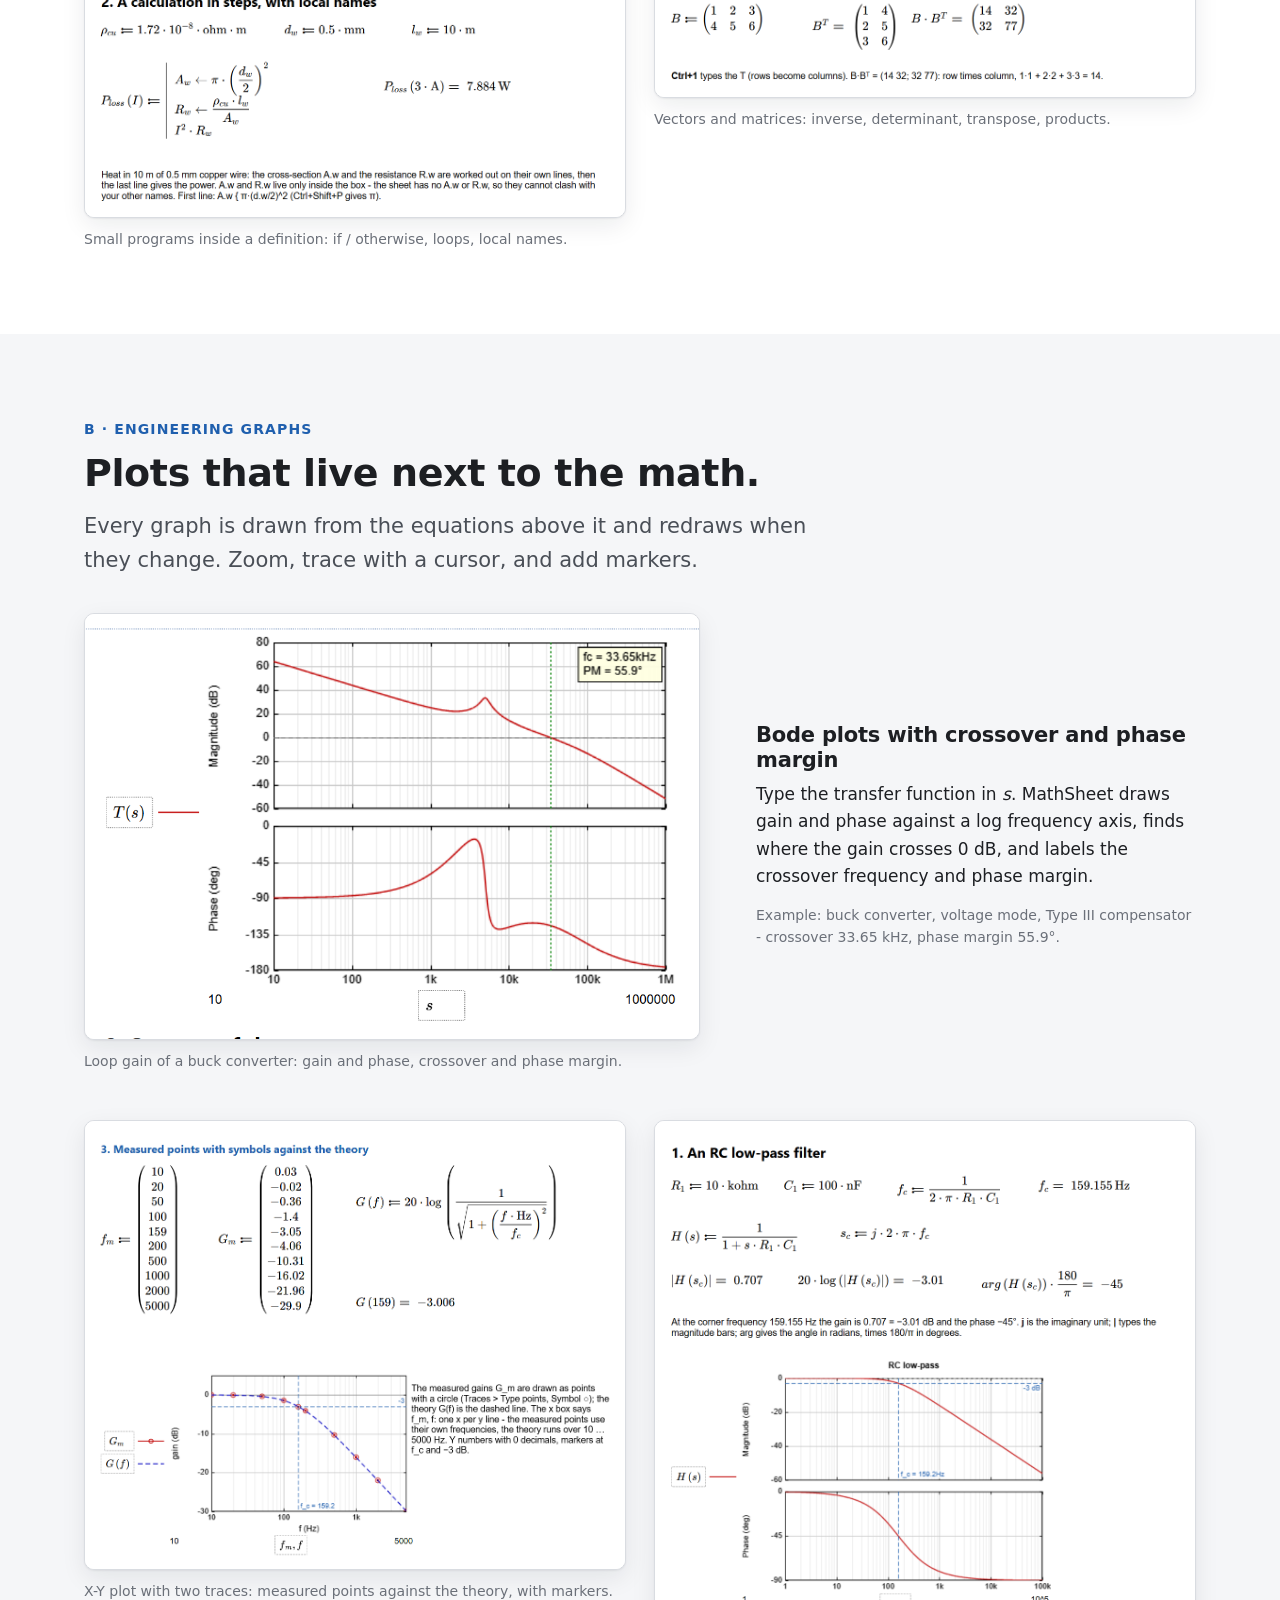
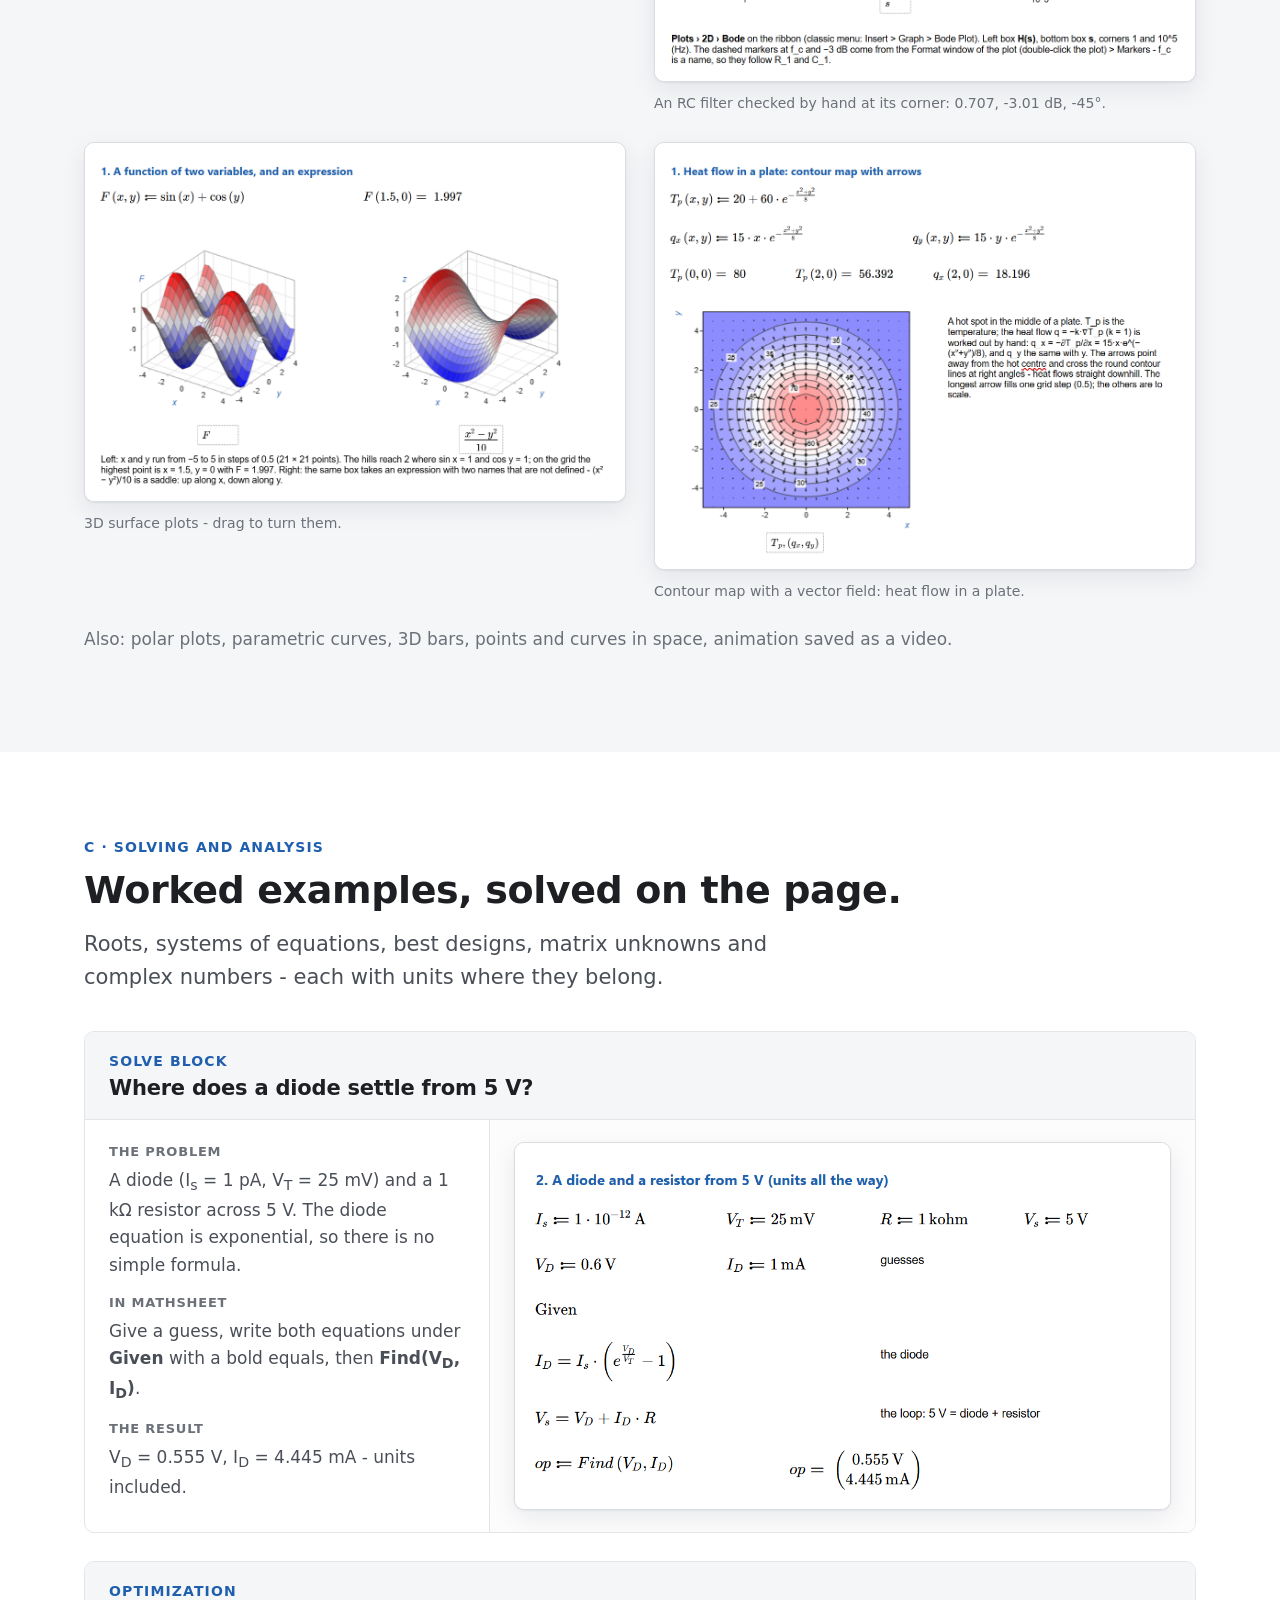
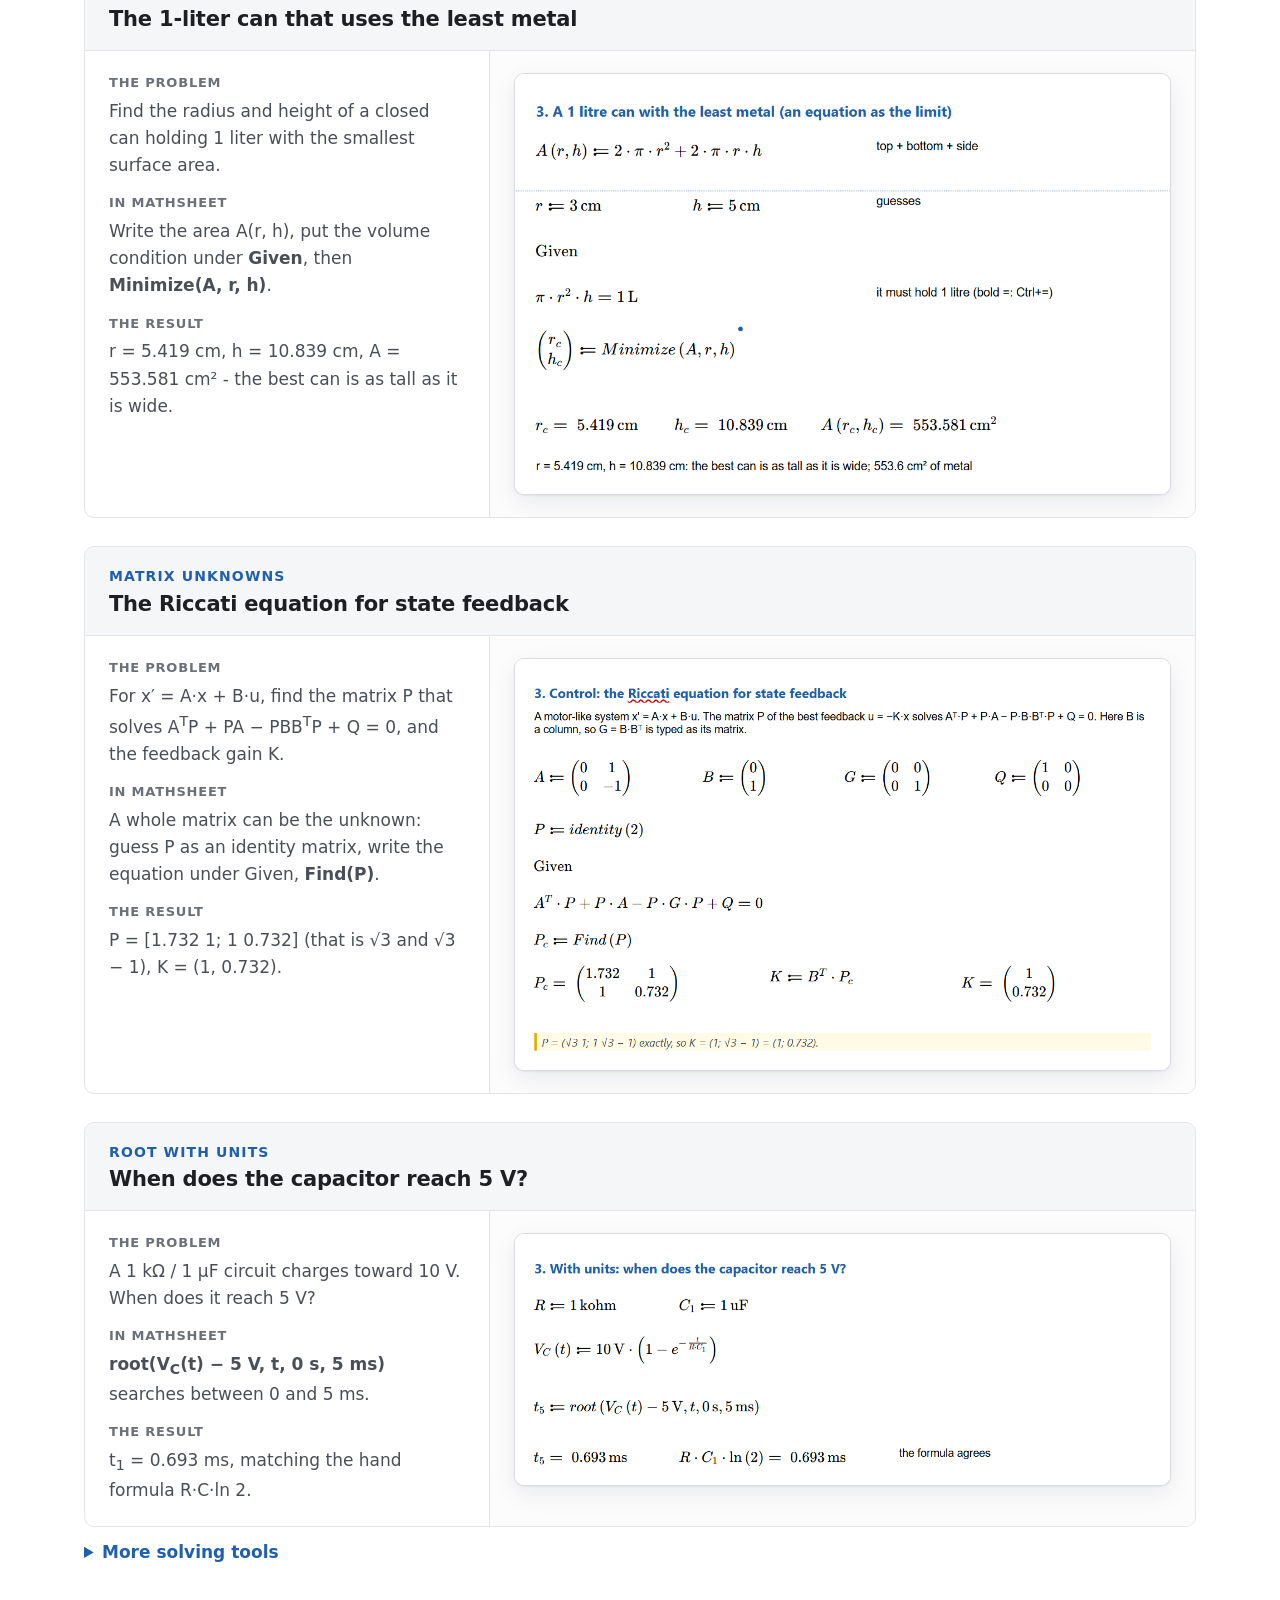
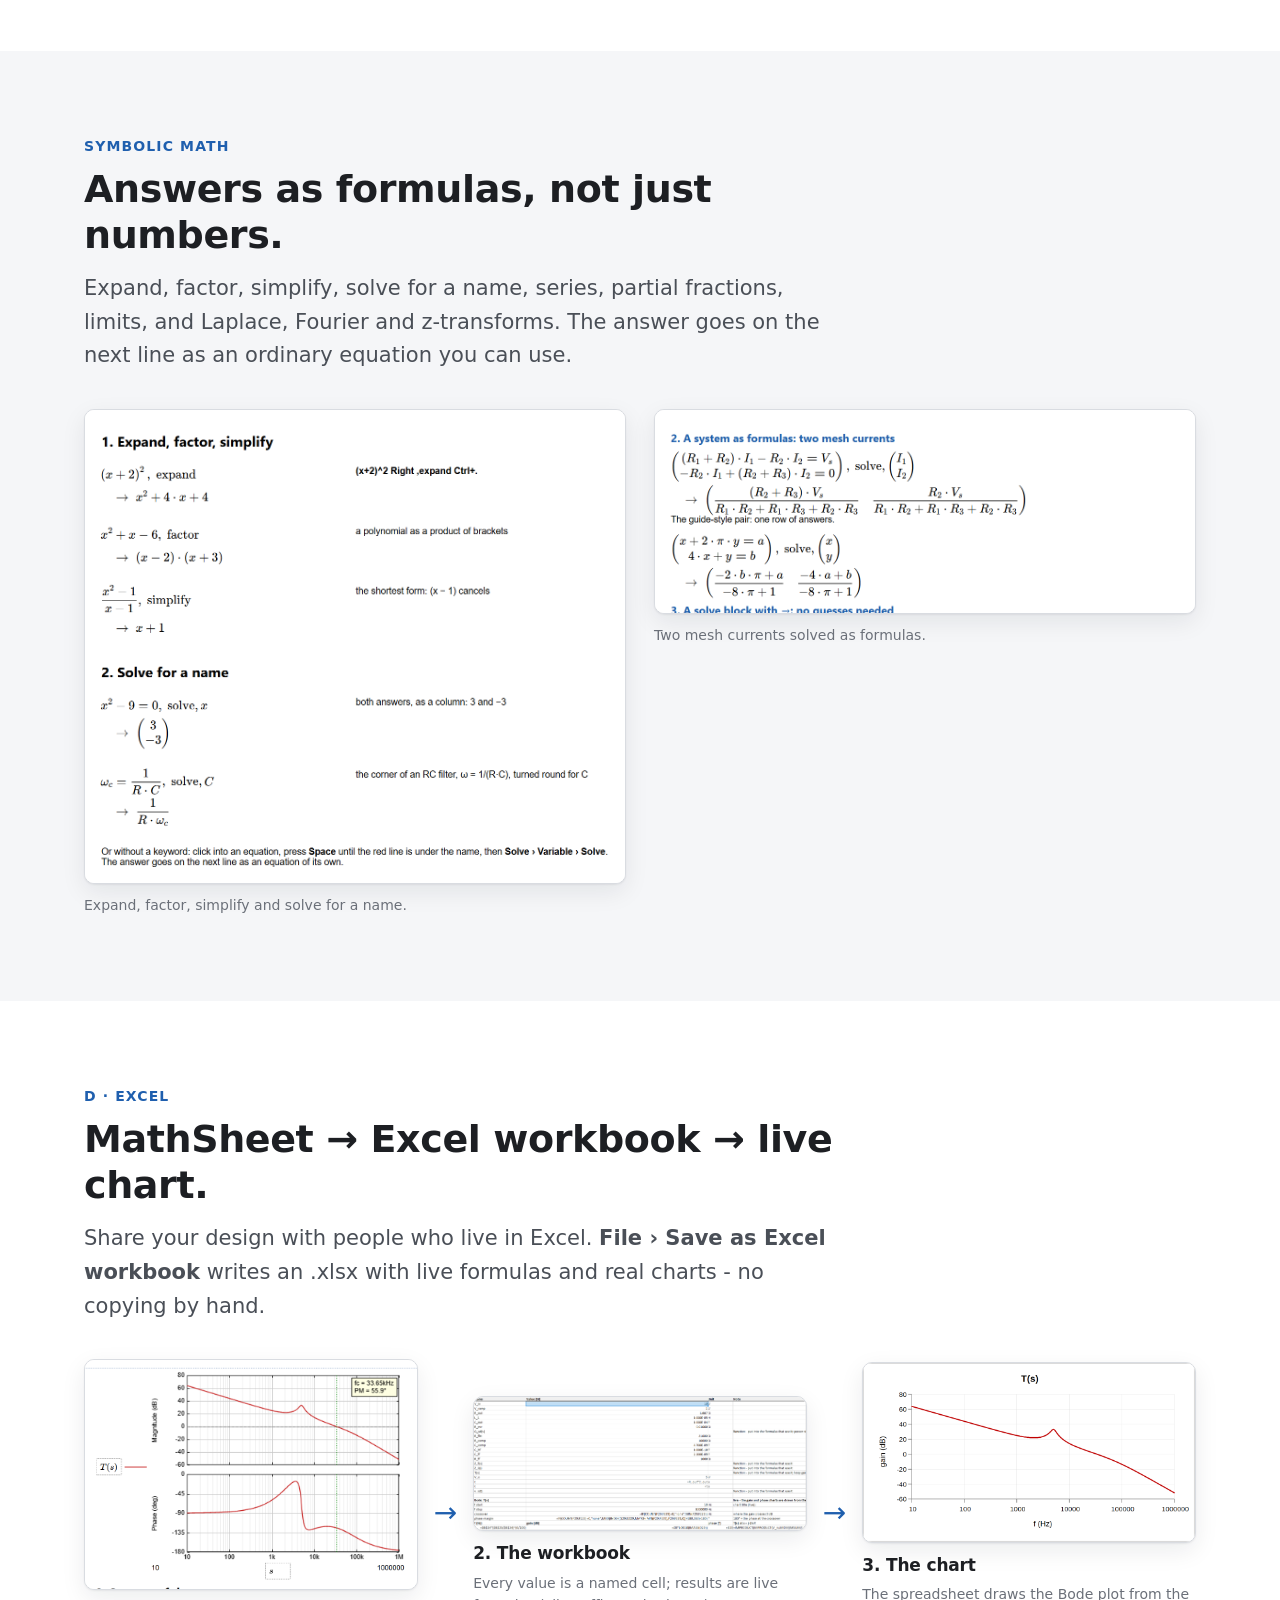
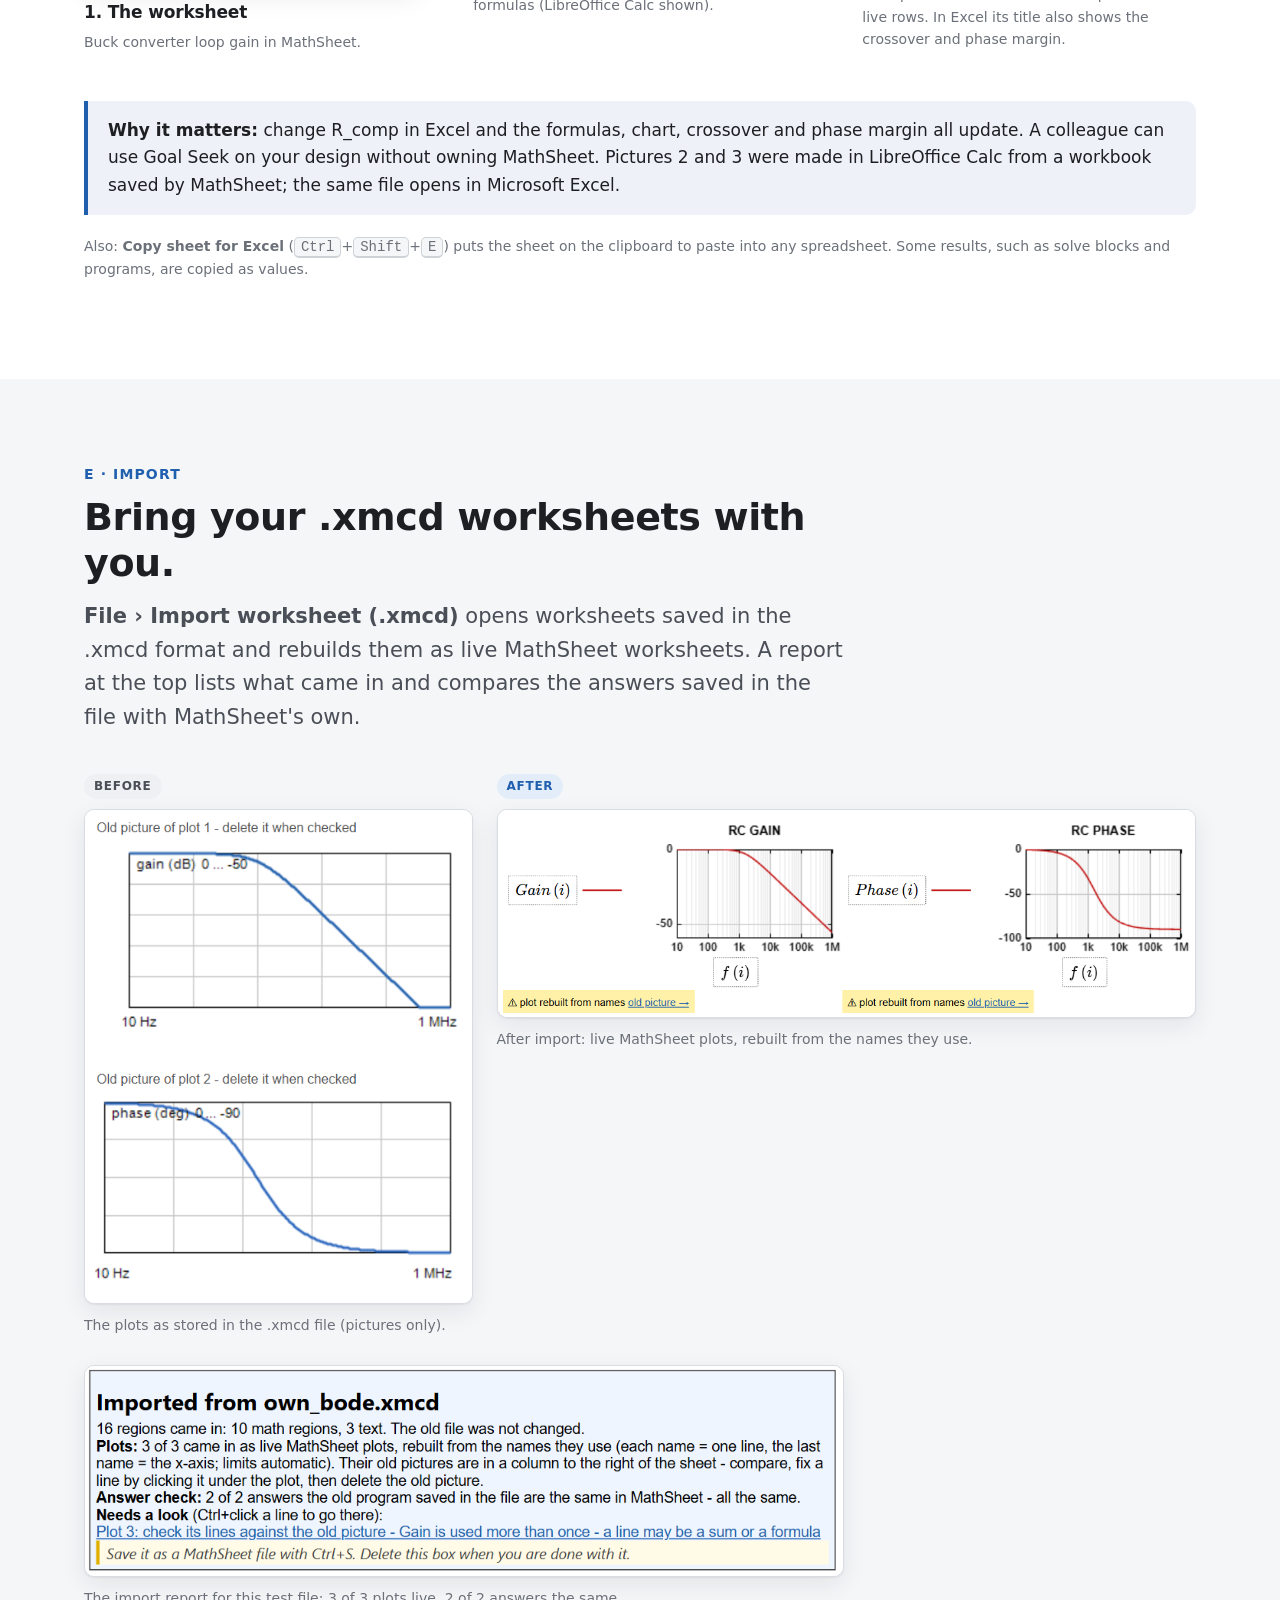
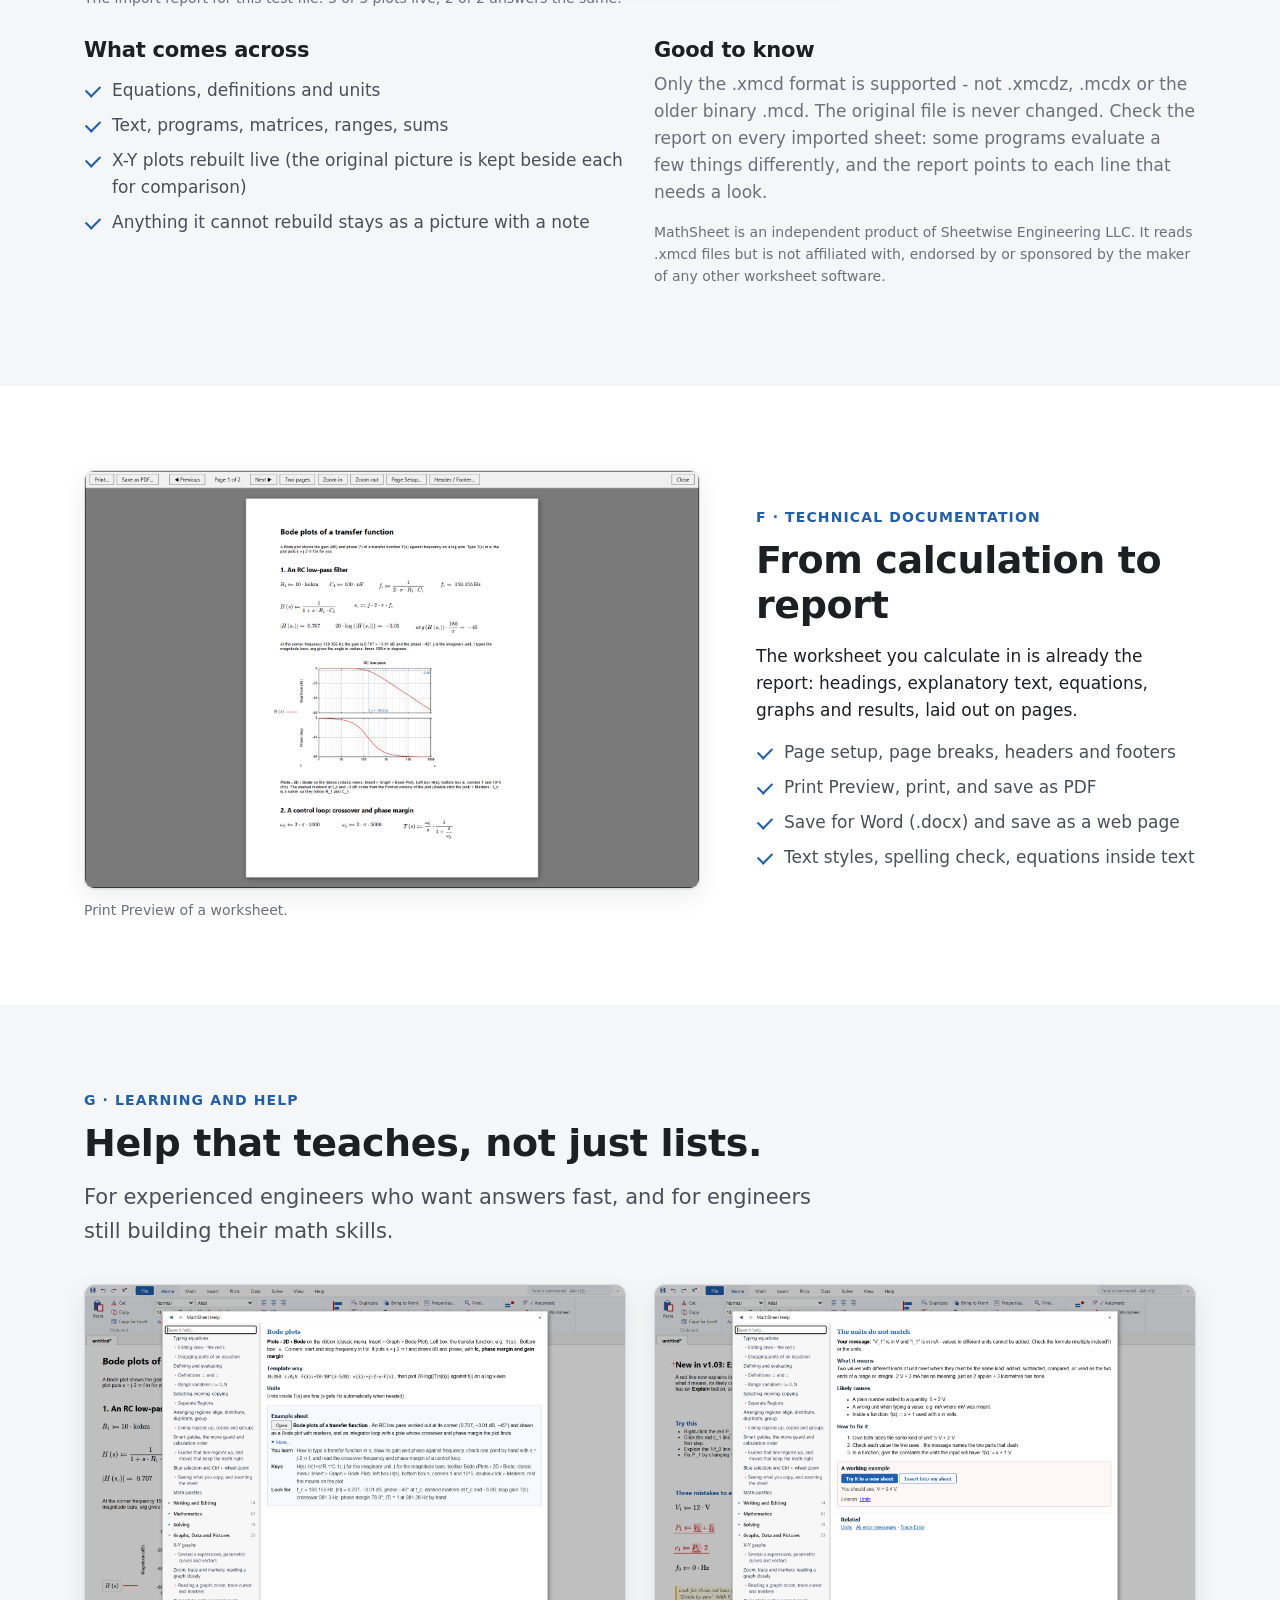
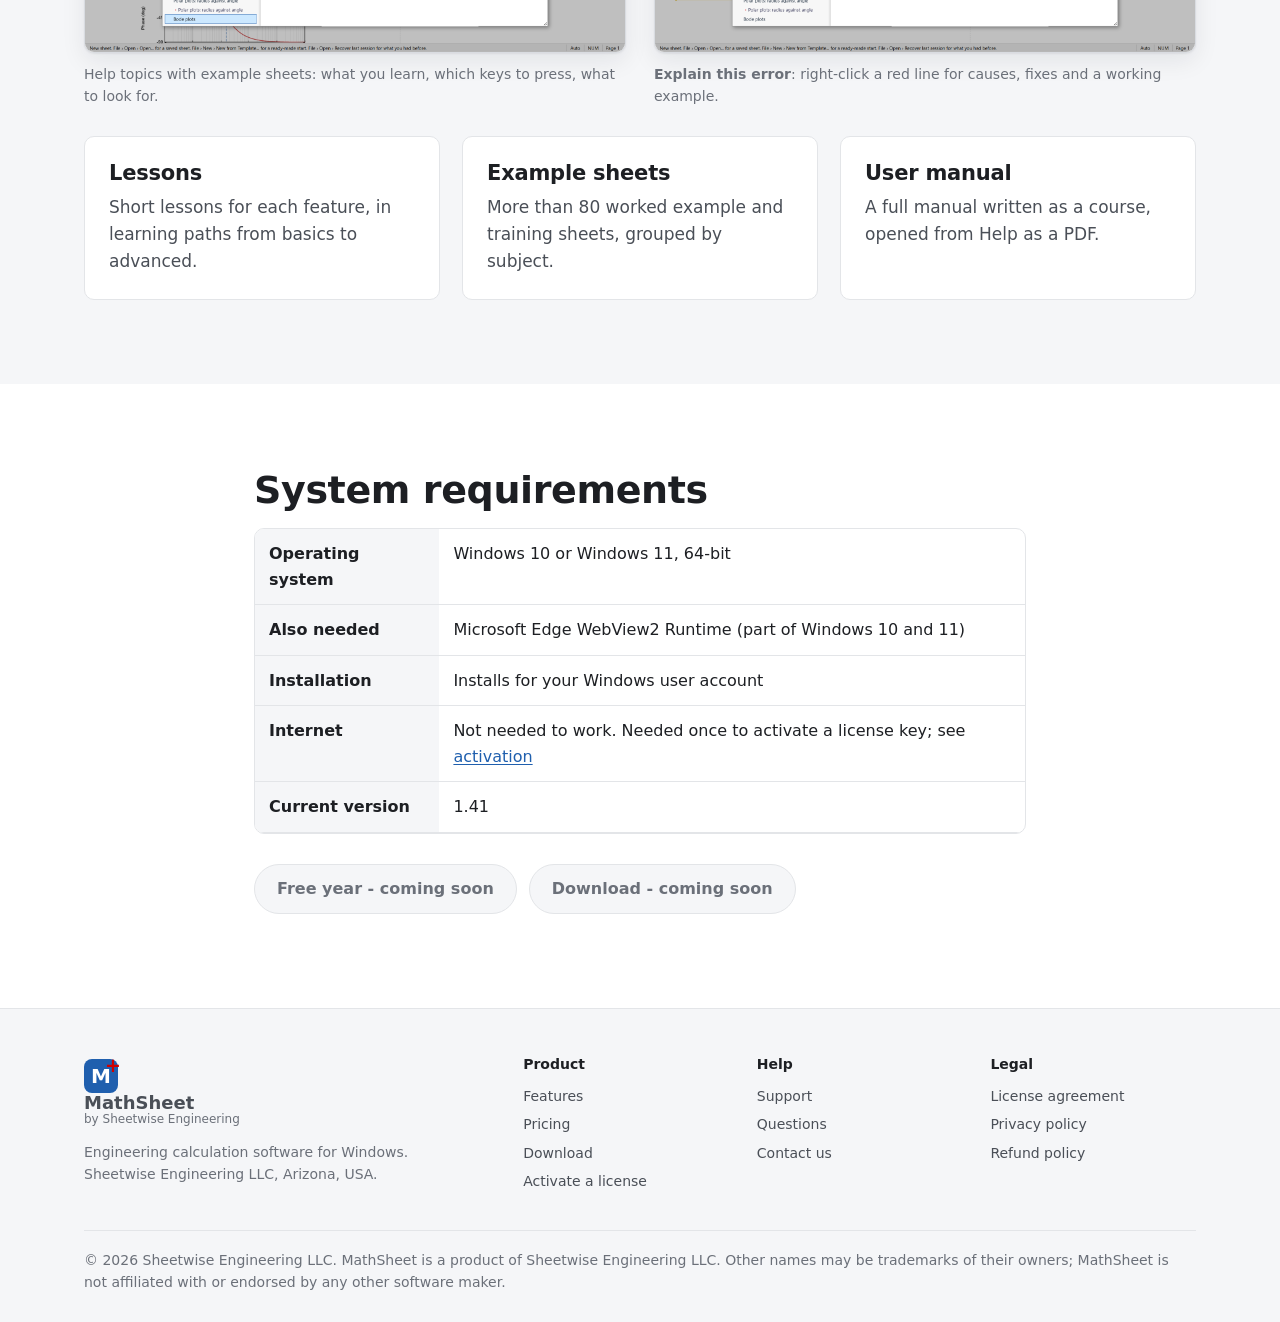
<file: features.html>
<!DOCTYPE html>
<html lang="en">
<head>
<meta charset="utf-8">
<meta name="viewport" content="width=device-width, initial-scale=1">
<title>Features - MathSheet engineering calculation software</title>
<meta name="description" content="See MathSheet at work: worksheets with units, Bode and 3D plots, solve blocks, optimization, matrices, symbolic math, Excel workbooks, .xmcd import, reports and built-in lessons.">
<link rel="canonical" href="https://mathsheet.net/features.html">
<meta name="theme-color" content="#1f5fae">
<meta name="google-site-verification" content="GdTmqpbGIVYwA1Ca_xS1ePuDBfjen6raZET5yIoRmF8">
<meta name="google-site-verification" content="LnjxHHHo0AoAx7ZmQ-dwjHOa0UgMYRNJt0VaMpacCuU">
<meta name="msvalidate.01" content="1D24411D6C85A687C64200130550CE2E">
<meta property="og:type" content="website">
<meta property="og:site_name" content="Sheetwise Engineering">
<meta property="og:title" content="Features - MathSheet engineering calculation software">
<meta property="og:description" content="See MathSheet at work: worksheets with units, Bode and 3D plots, solve blocks, optimization, matrices, symbolic math, Excel workbooks, .xmcd import, reports and built-in lessons.">
<meta property="og:url" content="https://mathsheet.net/features.html">
<meta property="og:image" content="https://mathsheet.net/images/og-mathsheet.png">
<meta property="og:image:alt" content="A MathSheet worksheet with an RC filter calculation and its Bode plot">
<meta name="twitter:card" content="summary_large_image">
<link rel="icon" href="images/icon.svg" type="image/svg+xml">
<link rel="stylesheet" href="style.css">
<script type="application/ld+json">
{
 "@context": "https://schema.org",
 "@type": "SoftwareApplication",
 "name": "MathSheet",
 "applicationCategory": "BusinessApplication",
 "applicationSubCategory": "Engineering calculation software",
 "operatingSystem": "Windows 10, Windows 11",
 "softwareVersion": "1.41",
 "description": "An engineering math worksheet for Windows: equations in standard notation, units, live answers, graphs, solving, symbolic math and reports.",
 "url": "https://mathsheet.net/",
 "screenshot": "https://mathsheet.net/images/hero-bode.png",
 "offers": {
  "@type": "Offer",
  "price": "0.00",
  "description": "First year free for new subscribers",
  "priceCurrency": "USD",
  "url": "https://mathsheet.net/pricing.html"
 },
 "publisher": {
  "@type": "Organization",
  "name": "Sheetwise Engineering LLC",
  "url": "https://mathsheet.net/",
  "email": "support@mathsheet.net"
 }
}
</script>
</head>
<body>
<a class="skip" href="#main">Skip to content</a>
<header class="top">
  <div class="wrap">
    <a class="brand" href="index.html" aria-label="MathSheet by Sheetwise Engineering - home"><span class="tile" aria-hidden="true">M</span><span><b>MathSheet</b><small>by Sheetwise Engineering</small></span></a>
    <nav class="menu" aria-label="Main">
        <a href="index.html">Home</a>
        <a href="features.html" aria-current="page">Features</a>
        <a href="pricing.html">Pricing</a>
        <a href="download.html">Download</a>
        <a href="support.html">Support</a>
    </nav>
  </div>
</header>
<div class="soonbar" data-when-prelaunch><div class="wrap"><b>Coming soon:</b> MathSheet for Windows. <a href="index.html#news">Get the launch news &rarr;</a></div></div>
<main id="main">

<section class="hero" style="padding-bottom:40px">
  <div class="wrap">
    <p class="eyebrow">Features</p>
    <h1>See what MathSheet does.</h1>
    <p class="lead">Each section below shows a real worksheet. Click any picture to see it full size.</p>
  </div>
</section>
<nav class="subnav" aria-label="Feature sections"><div class="wrap">
  <a href="#worksheets">Worksheets &amp; units</a><a href="#graphs">Graphs</a><a href="#solving">Solving</a><a href="#symbolic">Symbolic math</a><a href="#excel">Excel</a><a href="#import">Import .xmcd</a><a href="#reports">Reports</a><a href="#learning">Learning</a><a href="#requirements">Requirements</a>
</div></nav>

<section id="worksheets">
  <div class="wrap">
    <div class="feature-head"><p class="eyebrow">A &middot; Natural math worksheets</p><h2>Write it once. Read it like a hand calculation.</h2>
    <p class="lead">Definitions use <b>:=</b>, results use <b>=</b>. Fractions, roots, subscripts, Greek letters and matrices look the way they do on paper - and the units come along.</p></div>
    <div class="split">
      <div>
        <h3>Units in every line</h3>
        <ul class="ticks">
          <li>SI, US and CGS units with prefixes from pico to tera</li>
          <li>Show any result in the unit you want: N, kN or lbf</li>
          <li>Mixed units add up correctly: 2 m + 30 cm = 2.3 m</li>
          <li>&deg;C, &deg;F and decibels (dB, dBm, dBV)</li>
          <li>Your own units and your own functions</li>
          <li>A unit mistake turns the line red and says why</li>
        </ul>
        <h3 style="margin-top:22px">Better than a calculator or spreadsheet because&hellip;</h3>
        <p class="muted">the equation, its inputs and its answer are all visible, in order, with units. Anyone can check the sheet - including you, six months later.</p>
      </div>
      <figure><button class="zoom" type="button" aria-label="Show full size: MathSheet worksheet: force from mass and acceleration 735.75 N, the same force in kN and lbf, lengths in m, cm and inches added together"><span class="frame"><img src="images/units.png" width="1146" height="719" alt="MathSheet worksheet: force from mass and acceleration 735.75 N, the same force in kN and lbf, lengths in m, cm and inches added together" loading="lazy" decoding="async"></span></button><figcaption>Units are converted and checked automatically.</figcaption></figure>
    </div>
    <div class="grid2" style="margin-top:48px">
      <figure><button class="zoom" type="button" aria-label="Show full size: MathSheet program inside a definition: a current limiter with if and otherwise, and a power loss calculation in steps giving 7.884 W"><span class="frame"><img src="images/programs.png" width="1146" height="959" alt="MathSheet program inside a definition: a current limiter with if and otherwise, and a power loss calculation in steps giving 7.884 W" loading="lazy" decoding="async"></span></button><figcaption>Small programs inside a definition: if / otherwise, loops, local names.</figcaption></figure>
      <figure><button class="zoom" type="button" aria-label="Show full size: MathSheet matrices: a 2 by 2 system solved with the inverse, determinant 5, transpose and matrix product"><span class="frame"><img src="images/matrix-basic.png" width="1146" height="704" alt="MathSheet matrices: a 2 by 2 system solved with the inverse, determinant 5, transpose and matrix product" loading="lazy" decoding="async"></span></button><figcaption>Vectors and matrices: inverse, determinant, transpose, products.</figcaption></figure>
    </div>
  </div>
</section>

<section id="graphs" class="soft">
  <div class="wrap">
    <div class="feature-head"><p class="eyebrow">B &middot; Engineering graphs</p><h2>Plots that live next to the math.</h2>
    <p class="lead">Every graph is drawn from the equations above it and redraws when they change. Zoom, trace with a cursor, and add markers.</p></div>
    <div class="split rev">
      <div>
        <h3>Bode plots with crossover and phase margin</h3>
        <p>Type the transfer function in <i>s</i>. MathSheet draws gain and phase against a log frequency axis, finds where the gain crosses 0 dB,
        and labels the crossover frequency and phase margin.</p>
        <p class="muted small">Example: buck converter, voltage mode, Type III compensator - crossover 33.65 kHz, phase margin 55.9&deg;.</p>
      </div>
      <figure><button class="zoom" type="button" aria-label="Show full size: MathSheet Bode plot of a converter loop gain with gain and phase traces and a label reading fc = 33.65 kHz, PM = 55.9 degrees"><span class="frame"><img src="images/bode-pm.png" width="855" height="591" alt="MathSheet Bode plot of a converter loop gain with gain and phase traces and a label reading fc = 33.65 kHz, PM = 55.9 degrees" loading="lazy" decoding="async"></span></button><figcaption>Loop gain of a buck converter: gain and phase, crossover and phase margin.</figcaption></figure>
    </div>
    <div class="grid2" style="margin-top:48px">
      <figure><button class="zoom" type="button" aria-label="Show full size: MathSheet X-Y plot: measured filter gains as points against the theoretical curve, with markers at the corner frequency and -3 dB"><span class="frame"><img src="images/xy-points.png" width="1179" height="978" alt="MathSheet X-Y plot: measured filter gains as points against the theoretical curve, with markers at the corner frequency and -3 dB" loading="lazy" decoding="async"></span></button><figcaption>X-Y plot with two traces: measured points against the theory, with markers.</figcaption></figure>
      <figure><button class="zoom" type="button" aria-label="Show full size: MathSheet RC low-pass filter worked out at its corner frequency with a Bode plot"><span class="frame"><img src="images/bode-rc.png" width="1146" height="1188" alt="MathSheet RC low-pass filter worked out at its corner frequency with a Bode plot" loading="lazy" decoding="async"></span></button><figcaption>An RC filter checked by hand at its corner: 0.707, -3.01 dB, -45&deg;.</figcaption></figure>
      <figure><button class="zoom" type="button" aria-label="Show full size: MathSheet 3D surface plots of sin(x) + cos(y) and of a saddle"><span class="frame"><img src="images/surface.png" width="1176" height="779" alt="MathSheet 3D surface plots of sin(x) + cos(y) and of a saddle" loading="lazy" decoding="async"></span></button><figcaption>3D surface plots - drag to turn them.</figcaption></figure>
      <figure><button class="zoom" type="button" aria-label="Show full size: MathSheet contour map of temperature in a plate with heat-flow arrows on top"><span class="frame"><img src="images/contour.png" width="1176" height="927" alt="MathSheet contour map of temperature in a plate with heat-flow arrows on top" loading="lazy" decoding="async"></span></button><figcaption>Contour map with a vector field: heat flow in a plate.</figcaption></figure>
    </div>
    <p class="muted" style="margin-top:24px">Also: polar plots, parametric curves, 3D bars, points and curves in space, animation saved as a video.</p>
  </div>
</section>

<section id="solving">
  <div class="wrap">
    <div class="feature-head"><p class="eyebrow">C &middot; Solving and analysis</p><h2>Worked examples, solved on the page.</h2>
    <p class="lead">Roots, systems of equations, best designs, matrix unknowns and complex numbers - each with units where they belong.</p></div>
    <div style="display:grid;gap:28px">
      <article class="worked">
  <header><p class="eyebrow">Solve block</p><h3>Where does a diode settle from 5 V?</h3></header>
  <div class="body">
    <div><dl>
      <dt>The problem</dt><dd>A diode (I<sub>s</sub> = 1 pA, V<sub>T</sub> = 25 mV) and a 1 k&Omega; resistor across 5 V. The diode equation is exponential, so there is no simple formula.</dd>
      <dt>In MathSheet</dt><dd>Give a guess, write both equations under <b>Given</b> with a bold equals, then <b>Find(V<sub>D</sub>, I<sub>D</sub>)</b>.</dd>
      <dt>The result</dt><dd>V<sub>D</sub> = 0.555 V, I<sub>D</sub> = 4.445 mA - units included.</dd>
    </dl></div>
    <div><figure><button class="zoom" type="button" aria-label="Show full size: MathSheet solve block for a diode and resistor from 5 V giving 0.555 V and 4.445 mA"><span class="frame"><img src="images/solveblock.png" width="1089" height="608" alt="MathSheet solve block for a diode and resistor from 5 V giving 0.555 V and 4.445 mA" loading="lazy" decoding="async"></span></button></figure></div>
  </div>
</article>
      <article class="worked">
  <header><p class="eyebrow">Optimization</p><h3>The 1-liter can that uses the least metal</h3></header>
  <div class="body">
    <div><dl>
      <dt>The problem</dt><dd>Find the radius and height of a closed can holding 1 liter with the smallest surface area.</dd>
      <dt>In MathSheet</dt><dd>Write the area A(r, h), put the volume condition under <b>Given</b>, then <b>Minimize(A, r, h)</b>.</dd>
      <dt>The result</dt><dd>r = 5.419 cm, h = 10.839 cm, A = 553.581 cm&sup2; - the best can is as tall as it is wide.</dd>
    </dl></div>
    <div><figure><button class="zoom" type="button" aria-label="Show full size: MathSheet Minimize with a volume condition giving radius 5.419 cm, height 10.839 cm and area 553.581 square cm"><span class="frame"><img src="images/optimize.png" width="1074" height="689" alt="MathSheet Minimize with a volume condition giving radius 5.419 cm, height 10.839 cm and area 553.581 square cm" loading="lazy" decoding="async"></span></button></figure></div>
  </div>
</article>
      <article class="worked">
  <header><p class="eyebrow">Matrix unknowns</p><h3>The Riccati equation for state feedback</h3></header>
  <div class="body">
    <div><dl>
      <dt>The problem</dt><dd>For x&prime; = A&middot;x + B&middot;u, find the matrix P that solves A<sup>T</sup>P + PA &minus; PBB<sup>T</sup>P + Q = 0, and the feedback gain K.</dd>
      <dt>In MathSheet</dt><dd>A whole matrix can be the unknown: guess P as an identity matrix, write the equation under Given, <b>Find(P)</b>.</dd>
      <dt>The result</dt><dd>P = [1.732 1; 1 0.732] (that is &radic;3 and &radic;3 &minus; 1), K = (1, 0.732).</dd>
    </dl></div>
    <div><figure><button class="zoom" type="button" aria-label="Show full size: MathSheet solve block with a matrix unknown P solving the Riccati equation, giving P and the feedback gain K"><span class="frame"><img src="images/matrix-riccati.png" width="1176" height="737" alt="MathSheet solve block with a matrix unknown P solving the Riccati equation, giving P and the feedback gain K" loading="lazy" decoding="async"></span></button></figure></div>
  </div>
</article>
      <article class="worked">
  <header><p class="eyebrow">Root with units</p><h3>When does the capacitor reach 5 V?</h3></header>
  <div class="body">
    <div><dl>
      <dt>The problem</dt><dd>A 1 k&Omega; / 1 &micro;F circuit charges toward 10 V. When does it reach 5 V?</dd>
      <dt>In MathSheet</dt><dd><b>root(V<sub>C</sub>(t) &minus; 5 V, t, 0 s, 5 ms)</b> searches between 0 and 5 ms.</dd>
      <dt>The result</dt><dd>t<sub>1</sub> = 0.693 ms, matching the hand formula R&middot;C&middot;ln 2.</dd>
    </dl></div>
    <div><figure><button class="zoom" type="button" aria-label="Show full size: MathSheet root function finding the time 0.693 ms when an RC charging voltage reaches 5 V, checked against R C ln 2"><span class="frame"><img src="images/root-units.png" width="1164" height="446" alt="MathSheet root function finding the time 0.693 ms when an RC charging voltage reaches 5 V, checked against R C ln 2" loading="lazy" decoding="async"></span></button></figure></div>
  </div>
</article>
    </div>
    <details class="more"><summary>More solving tools</summary>
      <ul class="ticks"><li>polyroots: every root of a polynomial</li><li>Minerr: the closest fit when there is no exact answer (least squares)</li><li>Conditions such as x &gt; 0 or 1 &le; x &le; 3 inside a solve block</li><li>A solve block used as a function, for example over a range of inputs</li><li>Complex answers from a complex guess</li></ul>
    </details>
  </div>
</section>

<section id="symbolic" class="soft">
  <div class="wrap">
    <div class="feature-head"><p class="eyebrow">Symbolic math</p><h2>Answers as formulas, not just numbers.</h2>
    <p class="lead">Expand, factor, simplify, solve for a name, series, partial fractions, limits, and Laplace, Fourier and z-transforms. The answer goes on the next line as an ordinary equation you can use.</p></div>
    <div class="grid2">
      <figure><button class="zoom" type="button" aria-label="Show full size: MathSheet symbolic results: expand, factor and simplify, and solving equations for a name"><span class="frame"><img src="images/symbolic-basic.png" width="1146" height="1005" alt="MathSheet symbolic results: expand, factor and simplify, and solving equations for a name" loading="lazy" decoding="async"></span></button><figcaption>Expand, factor, simplify and solve for a name.</figcaption></figure>
      <figure><button class="zoom" type="button" aria-label="Show full size: MathSheet solving two mesh-current equations as formulas in R1, R2, R3 and V"><span class="frame"><img src="images/symbolic-mesh.png" width="1176" height="442" alt="MathSheet solving two mesh-current equations as formulas in R1, R2, R3 and V" loading="lazy" decoding="async"></span></button><figcaption>Two mesh currents solved as formulas.</figcaption></figure>
    </div>
  </div>
</section>

<section id="excel">
  <div class="wrap">
    <div class="feature-head"><p class="eyebrow">D &middot; Excel</p><h2>MathSheet &rarr; Excel workbook &rarr; live chart.</h2>
    <p class="lead">Share your design with people who live in Excel. <b>File &rsaquo; Save as Excel workbook</b> writes an .xlsx with live formulas and real charts - no copying by hand.</p></div>
    <div class="flow">
      <div><figure><button class="zoom" type="button" aria-label="Show full size: The buck converter loop gain in MathSheet"><span class="frame"><img src="images/bode-pm.png" width="855" height="591" alt="The buck converter loop gain in MathSheet" loading="lazy" decoding="async"></span></button></figure><h3 style="margin-top:12px">1. The worksheet</h3><p class="muted small">Buck converter loop gain in MathSheet.</p></div>
      <div class="arrow" aria-hidden="true">&rarr;</div>
      <div><figure><button class="zoom" type="button" aria-label="Show full size: The same calculation in a spreadsheet (LibreOffice Calc, formulas shown): one row per value with names such as V_in and R_comp, and live formulas for the crossover, the phase margin and the Bode rows"><span class="frame"><img src="images/calc-formulas.png" width="1442" height="581" alt="The same calculation in a spreadsheet (LibreOffice Calc, formulas shown): one row per value with names such as V_in and R_comp, and live formulas for the crossover, the phase margin and the Bode rows" loading="lazy" decoding="async"></span></button></figure><h3 style="margin-top:12px">2. The workbook</h3><p class="muted small">Every value is a named cell; results are live formulas (LibreOffice Calc shown).</p></div>
      <div class="arrow" aria-hidden="true">&rarr;</div>
      <div><figure><button class="zoom" type="button" aria-label="Show full size: The chart drawn from the workbook by LibreOffice Calc: loop gain in dB against frequency from 10 Hz to 1 MHz"><span class="frame"><img src="images/calc-chart1.png" width="1040" height="560" alt="The chart drawn from the workbook by LibreOffice Calc: loop gain in dB against frequency from 10 Hz to 1 MHz" loading="lazy" decoding="async"></span></button></figure><h3 style="margin-top:12px">3. The chart</h3><p class="muted small">The spreadsheet draws the Bode plot from the live rows. In Excel its title also shows the crossover and phase margin.</p></div>
    </div>
    <div class="callout" style="margin-top:34px"><p><b>Why it matters:</b> change R_comp in Excel and the formulas, chart, crossover and phase margin all update. A colleague can use Goal Seek on your design without owning MathSheet.
    Pictures 2 and 3 were made in LibreOffice Calc from a workbook saved by MathSheet; the same file opens in Microsoft Excel.</p></div>
    <p class="muted small">Also: <b>Copy sheet for Excel</b> (<kbd>Ctrl</kbd>+<kbd>Shift</kbd>+<kbd>E</kbd>) puts the sheet on the clipboard to paste into any spreadsheet. Some results, such as solve blocks and programs, are copied as values.</p>
  </div>
</section>

<section id="import" class="soft">
  <div class="wrap">
    <div class="feature-head"><p class="eyebrow">E &middot; Import</p><h2>Bring your .xmcd worksheets with you.</h2>
    <p class="lead"><b>File &rsaquo; Import worksheet (.xmcd)</b> opens worksheets saved in the .xmcd format and rebuilds them as live MathSheet worksheets.
    A report at the top lists what came in and compares the answers saved in the file with MathSheet's own.</p></div>
    <div class="ba">
      <figure><span class="tag before">Before</span><figure><button class="zoom" type="button" aria-label="Show full size: The plot pictures stored inside the original .xmcd file: gain and phase of an RC filter"><span class="frame"><img src="images/import-before.png" width="470" height="600" alt="The plot pictures stored inside the original .xmcd file: gain and phase of an RC filter" loading="lazy" decoding="async"></span></button></figure><figcaption>The plots as stored in the .xmcd file (pictures only).</figcaption></figure>
      <figure><span class="tag after">After</span><figure><button class="zoom" type="button" aria-label="Show full size: The same plots rebuilt by MathSheet as live plots of Gain(i) and Phase(i) against f(i)"><span class="frame"><img src="images/import-after.png" width="1010" height="300" alt="The same plots rebuilt by MathSheet as live plots of Gain(i) and Phase(i) against f(i)" loading="lazy" decoding="async"></span></button></figure><figcaption>After import: live MathSheet plots, rebuilt from the names they use.</figcaption></figure>
    </div>
    <div style="margin-top:28px;max-width:760px"><figure><button class="zoom" type="button" aria-label="Show full size: The MathSheet import report: 16 regions came in, 3 of 3 plots live, 2 of 2 saved answers the same"><span class="frame"><img src="images/import-report-box.png" width="990" height="275" alt="The MathSheet import report: 16 regions came in, 3 of 3 plots live, 2 of 2 saved answers the same" loading="lazy" decoding="async"></span></button><figcaption>The import report for this test file: 3 of 3 plots live, 2 of 2 answers the same.</figcaption></figure></div>
    <div class="grid2" style="margin-top:28px">
      <div><h3>What comes across</h3><ul class="ticks"><li>Equations, definitions and units</li><li>Text, programs, matrices, ranges, sums</li><li>X-Y plots rebuilt live (the original picture is kept beside each for comparison)</li><li>Anything it cannot rebuild stays as a picture with a note</li></ul></div>
      <div><h3>Good to know</h3><p class="muted">Only the .xmcd format is supported - not .xmcdz, .mcdx or the older binary .mcd. The original file is never changed. Check the report on every imported sheet: some programs evaluate a few things differently, and the report points to each line that needs a look.</p>
      <p class="muted small">MathSheet is an independent product of Sheetwise Engineering LLC. It reads .xmcd files but is not affiliated with, endorsed by or sponsored by the maker of any other worksheet software.</p></div>
    </div>
  </div>
</section>

<section id="reports">
  <div class="wrap">
    <div class="split rev">
      <div>
        <p class="eyebrow">F &middot; Technical documentation</p>
        <h2>From calculation to report</h2>
        <p>The worksheet you calculate in is already the report: headings, explanatory text, equations, graphs and results, laid out on pages.</p>
        <ul class="ticks"><li>Page setup, page breaks, headers and footers</li><li>Print Preview, print, and save as PDF</li><li>Save for Word (.docx) and save as a web page</li><li>Text styles, spelling check, equations inside text</li></ul>
      </div>
      <figure><button class="zoom" type="button" aria-label="Show full size: MathSheet Print Preview of a worksheet as a printed page"><span class="frame"><img src="images/preview-report.png" width="1750" height="1188" alt="MathSheet Print Preview of a worksheet as a printed page" loading="lazy" decoding="async"></span></button><figcaption>Print Preview of a worksheet.</figcaption></figure>
    </div>
  </div>
</section>

<section id="learning" class="soft">
  <div class="wrap">
    <div class="feature-head"><p class="eyebrow">G &middot; Learning and help</p><h2>Help that teaches, not just lists.</h2>
    <p class="lead">For experienced engineers who want answers fast, and for engineers still building their math skills.</p></div>
    <div class="grid2">
      <figure><button class="zoom" type="button" aria-label="Show full size: The MathSheet Help window open at Bode plots, with the topic list, an explanation and an example sheet with what you learn, the keys and what to look for"><span class="frame"><img src="images/help.png" width="1750" height="1188" alt="The MathSheet Help window open at Bode plots, with the topic list, an explanation and an example sheet with what you learn, the keys and what to look for" loading="lazy" decoding="async"></span></button><figcaption>Help topics with example sheets: what you learn, which keys to press, what to look for.</figcaption></figure>
      <figure><button class="zoom" type="button" aria-label="Show full size: MathSheet explaining an error: the units do not match, what it means, likely causes, how to fix it and a working example"><span class="frame"><img src="images/explain.png" width="1750" height="1188" alt="MathSheet explaining an error: the units do not match, what it means, likely causes, how to fix it and a working example" loading="lazy" decoding="async"></span></button><figcaption><b>Explain this error</b>: right-click a red line for causes, fixes and a working example.</figcaption></figure>
    </div>
    <div class="grid3" style="margin-top:28px">
      <div class="card"><h3>Lessons</h3><p>Short lessons for each feature, in learning paths from basics to advanced.</p></div>
      <div class="card"><h3>Example sheets</h3><p>More than 80 worked example and training sheets, grouped by subject.</p></div>
      <div class="card"><h3>User manual</h3><p>A full manual written as a course, opened from Help as a PDF.</p></div>
    </div>
  </div>
</section>

<section id="requirements">
  <div class="wrap narrow">
    <h2>System requirements</h2>
    <div class="tablewrap"><table class="compare">
      <tr><th scope="row">Operating system</th><td>Windows 10 or Windows 11, 64-bit</td></tr>
      <tr><th scope="row">Also needed</th><td>Microsoft Edge WebView2 Runtime (part of Windows 10 and 11)</td></tr>
      <tr><th scope="row">Installation</th><td>Installs for your Windows user account</td></tr>
      <tr><th scope="row">Internet</th><td>Not needed to work. Needed once to activate a license key; see <a href="download.html#activate">activation</a></td></tr>
      <tr><th scope="row">Current version</th><td>1.41</td></tr>
    </table></div>
    <div class="btns" style="margin-top:30px"><a class="btn soon" href="pricing.html" data-buy="Get your free first year" aria-disabled="true">Free year - coming soon</a> <a class="btn soon" href="download.html" data-download="Download MathSheet" data-style="secondary" aria-disabled="true">Download - coming soon</a></div>
  </div>
</section>
</main>
<footer class="bottom">
  <div class="wrap">
    <div class="cols">
      <div>
        <a class="brand" href="index.html"><span class="tile" aria-hidden="true">M</span><span><b>MathSheet</b><small>by Sheetwise Engineering</small></span></a>
        <p style="margin-top:14px">Engineering calculation software for Windows.<br>Sheetwise Engineering LLC, Arizona, USA.</p>
      </div>
      <div><h4>Product</h4><a href="features.html">Features</a><a href="pricing.html">Pricing</a><a href="download.html">Download</a><a href="download.html#activate">Activate a license</a></div>
      <div><h4>Help</h4><a href="support.html">Support</a><a href="support.html#faq">Questions</a><a href="support.html#contact">Contact us</a></div>
      <div><h4>Legal</h4><a href="terms.html">License agreement</a><a href="privacy.html">Privacy policy</a><a href="refunds.html">Refund policy</a></div>
    </div>
    <div class="legal">&copy; 2026 Sheetwise Engineering LLC. MathSheet is a product of Sheetwise Engineering LLC. Other names may be trademarks of their owners; MathSheet is not affiliated with or endorsed by any other software maker.</div>
  </div>
</footer>
<script src="js/site.js"></script>
<!-- Cloudflare Web Analytics (no cookies, no personal data; privacy.html "This website") -->
<script defer src="https://static.cloudflareinsights.com/beacon.min.js" data-cf-beacon='{"token": "5719f8e9d53543c59c81e14f3e20d16a"}'></script>
</body>
</html>
</file>
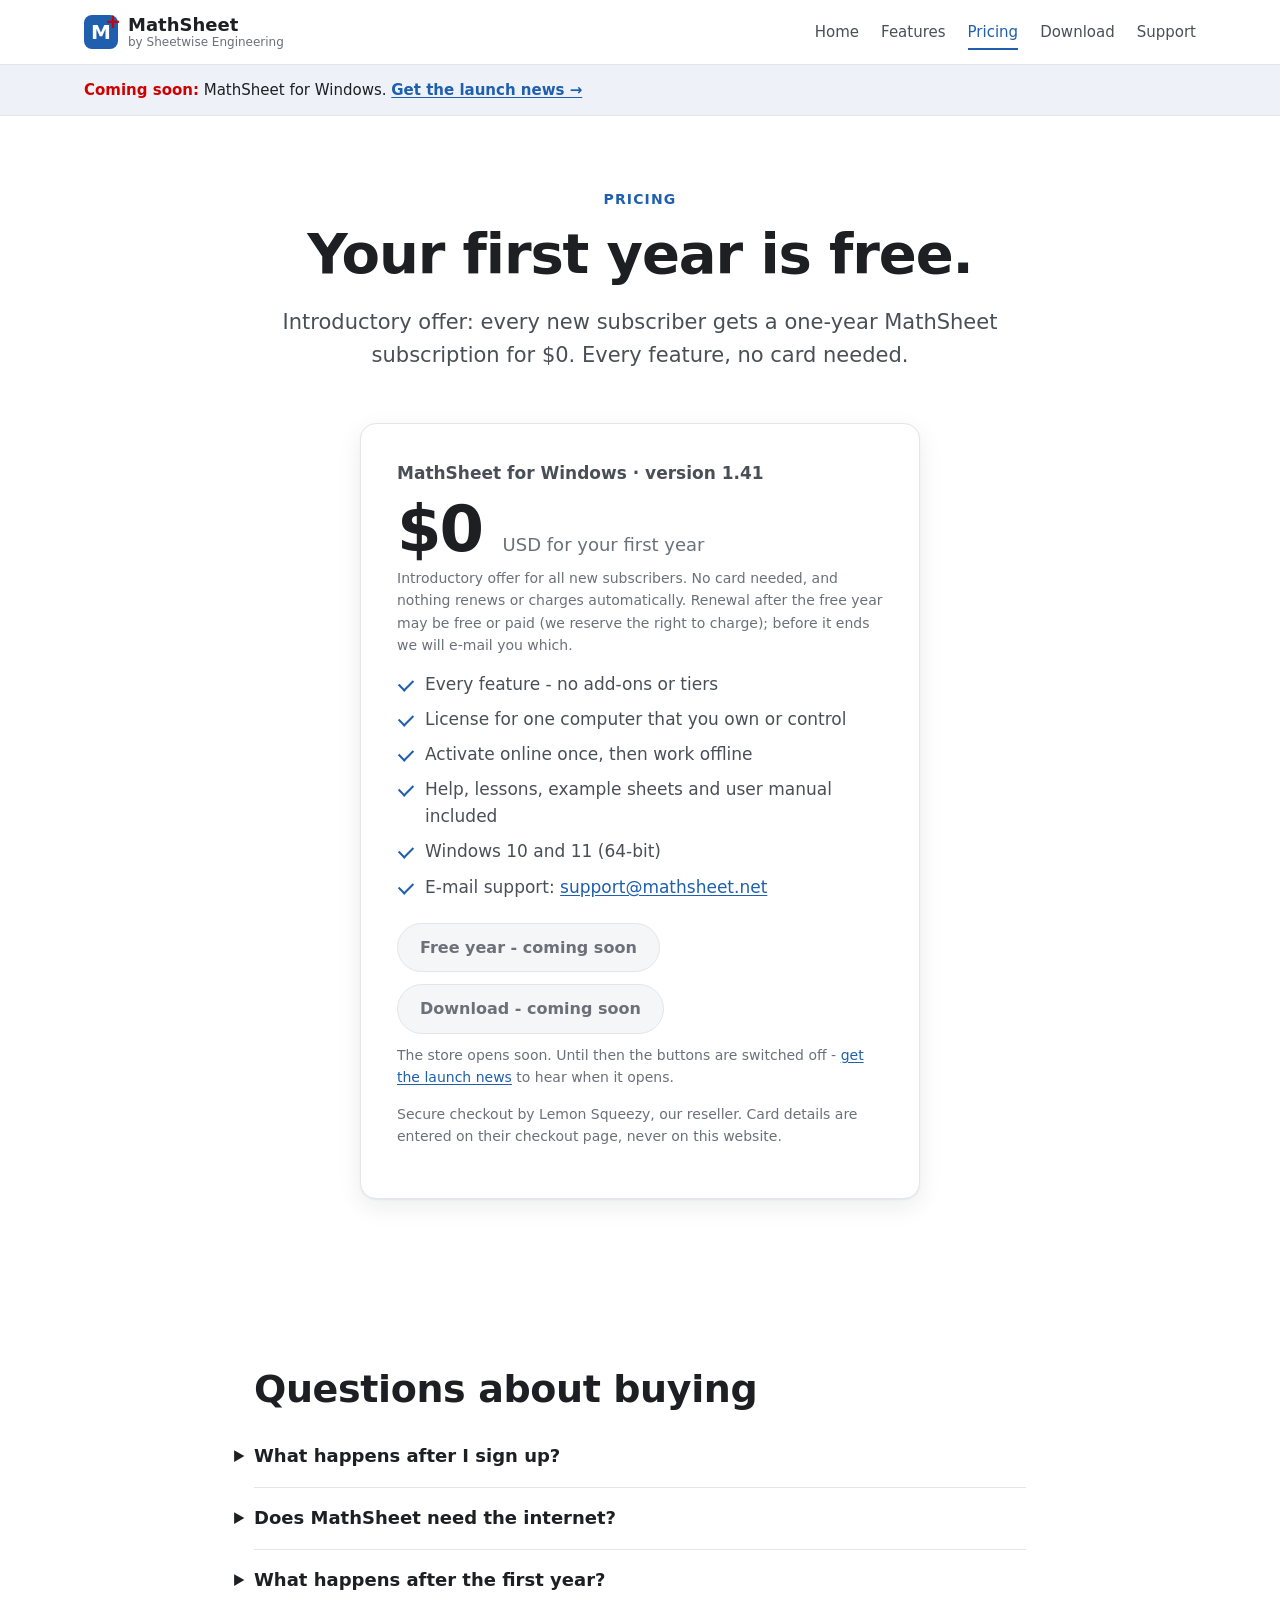
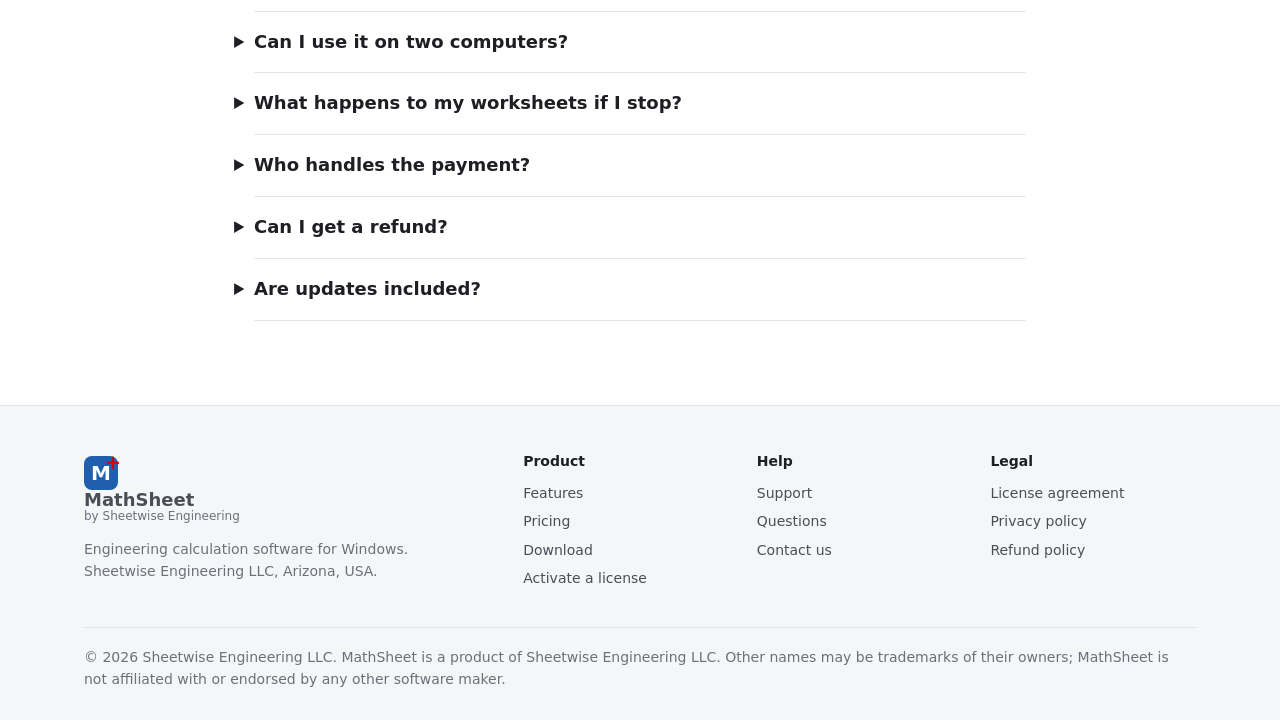
<file: pricing.html>
<!DOCTYPE html>
<html lang="en">
<head>
<meta charset="utf-8">
<meta name="viewport" content="width=device-width, initial-scale=1">
<title>Pricing - MathSheet, first year free | Sheetwise Engineering</title>
<meta name="description" content="Introductory offer: MathSheet is free for the first year for all new subscribers. Every feature included, one computer per license, no card needed. Checkout by Lemon Squeezy.">
<link rel="canonical" href="https://mathsheet.net/pricing.html">
<meta name="theme-color" content="#1f5fae">
<meta name="google-site-verification" content="GdTmqpbGIVYwA1Ca_xS1ePuDBfjen6raZET5yIoRmF8">
<meta name="google-site-verification" content="LnjxHHHo0AoAx7ZmQ-dwjHOa0UgMYRNJt0VaMpacCuU">
<meta name="msvalidate.01" content="1D24411D6C85A687C64200130550CE2E">
<meta property="og:type" content="website">
<meta property="og:site_name" content="Sheetwise Engineering">
<meta property="og:title" content="Pricing - MathSheet, first year free | Sheetwise Engineering">
<meta property="og:description" content="Introductory offer: MathSheet is free for the first year for all new subscribers. Every feature included, one computer per license, no card needed. Checkout by Lemon Squeezy.">
<meta property="og:url" content="https://mathsheet.net/pricing.html">
<meta property="og:image" content="https://mathsheet.net/images/og-mathsheet.png">
<meta property="og:image:alt" content="A MathSheet worksheet with an RC filter calculation and its Bode plot">
<meta name="twitter:card" content="summary_large_image">
<link rel="icon" href="images/icon.svg" type="image/svg+xml">
<link rel="stylesheet" href="style.css">
<script type="application/ld+json">
{
 "@context": "https://schema.org",
 "@type": "SoftwareApplication",
 "name": "MathSheet",
 "applicationCategory": "BusinessApplication",
 "applicationSubCategory": "Engineering calculation software",
 "operatingSystem": "Windows 10, Windows 11",
 "softwareVersion": "1.41",
 "description": "An engineering math worksheet for Windows: equations in standard notation, units, live answers, graphs, solving, symbolic math and reports.",
 "url": "https://mathsheet.net/",
 "screenshot": "https://mathsheet.net/images/hero-bode.png",
 "offers": {
  "@type": "Offer",
  "price": "0.00",
  "description": "First year free for new subscribers",
  "priceCurrency": "USD",
  "url": "https://mathsheet.net/pricing.html"
 },
 "publisher": {
  "@type": "Organization",
  "name": "Sheetwise Engineering LLC",
  "url": "https://mathsheet.net/",
  "email": "support@mathsheet.net"
 }
}
</script>
</head>
<body>
<a class="skip" href="#main">Skip to content</a>
<header class="top">
  <div class="wrap">
    <a class="brand" href="index.html" aria-label="MathSheet by Sheetwise Engineering - home"><span class="tile" aria-hidden="true">M</span><span><b>MathSheet</b><small>by Sheetwise Engineering</small></span></a>
    <nav class="menu" aria-label="Main">
        <a href="index.html">Home</a>
        <a href="features.html">Features</a>
        <a href="pricing.html" aria-current="page">Pricing</a>
        <a href="download.html">Download</a>
        <a href="support.html">Support</a>
    </nav>
  </div>
</header>
<div class="soonbar" data-when-prelaunch><div class="wrap"><b>Coming soon:</b> MathSheet for Windows. <a href="index.html#news">Get the launch news &rarr;</a></div></div>
<main id="main">

<section class="hero" style="padding-bottom:20px">
  <div class="wrap">
    <p class="eyebrow">Pricing</p>
    <h1>Your first year is free.</h1>
    <p class="lead">Introductory offer: every new subscriber gets a one-year MathSheet subscription for $0. Every feature, no card needed.</p>
  </div>
</section>
<section style="padding-top:30px">
  <div class="wrap">
    <div class="pricebox">
      <div class="name">MathSheet for Windows &middot; version 1.41</div>
      <div class="amount">$0 <small>USD for your first year</small></div>
      <p class="muted small">Introductory offer for all new subscribers. No card needed, and nothing renews or charges automatically. Renewal after the free year may be free or paid (we reserve the right to charge); before it ends we will e-mail you which.</p>
      <ul class="ticks">
        <li>Every feature - no add-ons or tiers</li>
        <li>License for one computer that you own or control</li>
        <li>Activate online once, then work offline</li>
        <li>Help, lessons, example sheets and user manual included</li>
        <li>Windows 10 and 11 (64-bit)</li>
        <li>E-mail support: <a href="mailto:support@mathsheet.net">support@mathsheet.net</a></li>
      </ul>
      <div class="btns"><a class="btn soon" href="pricing.html" data-buy="Get your free first year" aria-disabled="true">Free year - coming soon</a> <a class="btn soon" href="download.html" data-download="Download MathSheet" data-style="secondary" aria-disabled="true">Download - coming soon</a></div>
      <p class="note" data-when-prelaunch>The store opens soon. Until then the buttons are switched off - <a href="index.html#news">get the launch news</a> to hear when it opens.</p>
      <p class="note">Secure checkout by Lemon Squeezy, our reseller. Card details are entered on their checkout page, never on this website.</p>
    </div>
  </div>
</section>


<section>
  <div class="wrap narrow faq">
    <h2>Questions about buying</h2>
    <details><summary>What happens after I sign up?</summary><p>Lemon Squeezy shows your license key on screen and e-mails it to you with your receipt. In MathSheet choose <b>Help &rsaquo; Licence &rsaquo; Enter licence key</b> and paste it in. MathSheet becomes the full version - nothing to reinstall. Step-by-step: <a href="download.html#activate">activating a license</a>.</p></details>
    <details><summary>Does MathSheet need the internet?</summary><p>Only to activate your key the first time. After that MathSheet works offline. About once a month it quietly checks the key when the computer is online; if you are offline, or the license service cannot be reached, MathSheet keeps working.</p></details>
    <details><summary>What happens after the first year?</summary><p>Renewal may be free or paid - we reserve the right to charge for MathSheet after the free year. Nothing is charged automatically; we do not even have a card. Before your year ends we e-mail you whether renewal is free or its price. If you do not continue, MathSheet becomes a viewer: your worksheets still open and print.</p></details>
    <details><summary>Can I use it on two computers?</summary><p>One license is for one computer. If you replace your computer, e-mail us and we will move your license to the new one. A license bought by a company may be used by one person at a time on one computer.</p></details>
    <details><summary>What happens to my worksheets if I stop?</summary><p>They are yours. Without a current license MathSheet becomes a viewer: you can still open and print every worksheet.</p></details>
    <details><summary>Who handles the payment?</summary><p>Lemon Squeezy, our reseller and merchant of record. They take the payment, handle sales tax and send the receipt. We never see your card number.</p></details>
    <details><summary>Can I get a refund?</summary><p>Your first year is free, so there is nothing to refund. For anything you pay later: yes, within 30 days. See the <a href="refunds.html">refund policy</a>.</p></details>
    <details><summary>Are updates included?</summary><p>Any update we offer will say whether it is free for existing license holders. We do not promise future features or versions.</p></details>
  </div>
</section>
</main>
<footer class="bottom">
  <div class="wrap">
    <div class="cols">
      <div>
        <a class="brand" href="index.html"><span class="tile" aria-hidden="true">M</span><span><b>MathSheet</b><small>by Sheetwise Engineering</small></span></a>
        <p style="margin-top:14px">Engineering calculation software for Windows.<br>Sheetwise Engineering LLC, Arizona, USA.</p>
      </div>
      <div><h4>Product</h4><a href="features.html">Features</a><a href="pricing.html">Pricing</a><a href="download.html">Download</a><a href="download.html#activate">Activate a license</a></div>
      <div><h4>Help</h4><a href="support.html">Support</a><a href="support.html#faq">Questions</a><a href="support.html#contact">Contact us</a></div>
      <div><h4>Legal</h4><a href="terms.html">License agreement</a><a href="privacy.html">Privacy policy</a><a href="refunds.html">Refund policy</a></div>
    </div>
    <div class="legal">&copy; 2026 Sheetwise Engineering LLC. MathSheet is a product of Sheetwise Engineering LLC. Other names may be trademarks of their owners; MathSheet is not affiliated with or endorsed by any other software maker.</div>
  </div>
</footer>
<script src="js/site.js"></script>
<!-- Cloudflare Web Analytics (no cookies, no personal data; privacy.html "This website") -->
<script defer src="https://static.cloudflareinsights.com/beacon.min.js" data-cf-beacon='{"token": "5719f8e9d53543c59c81e14f3e20d16a"}'></script>
</body>
</html>
</file>
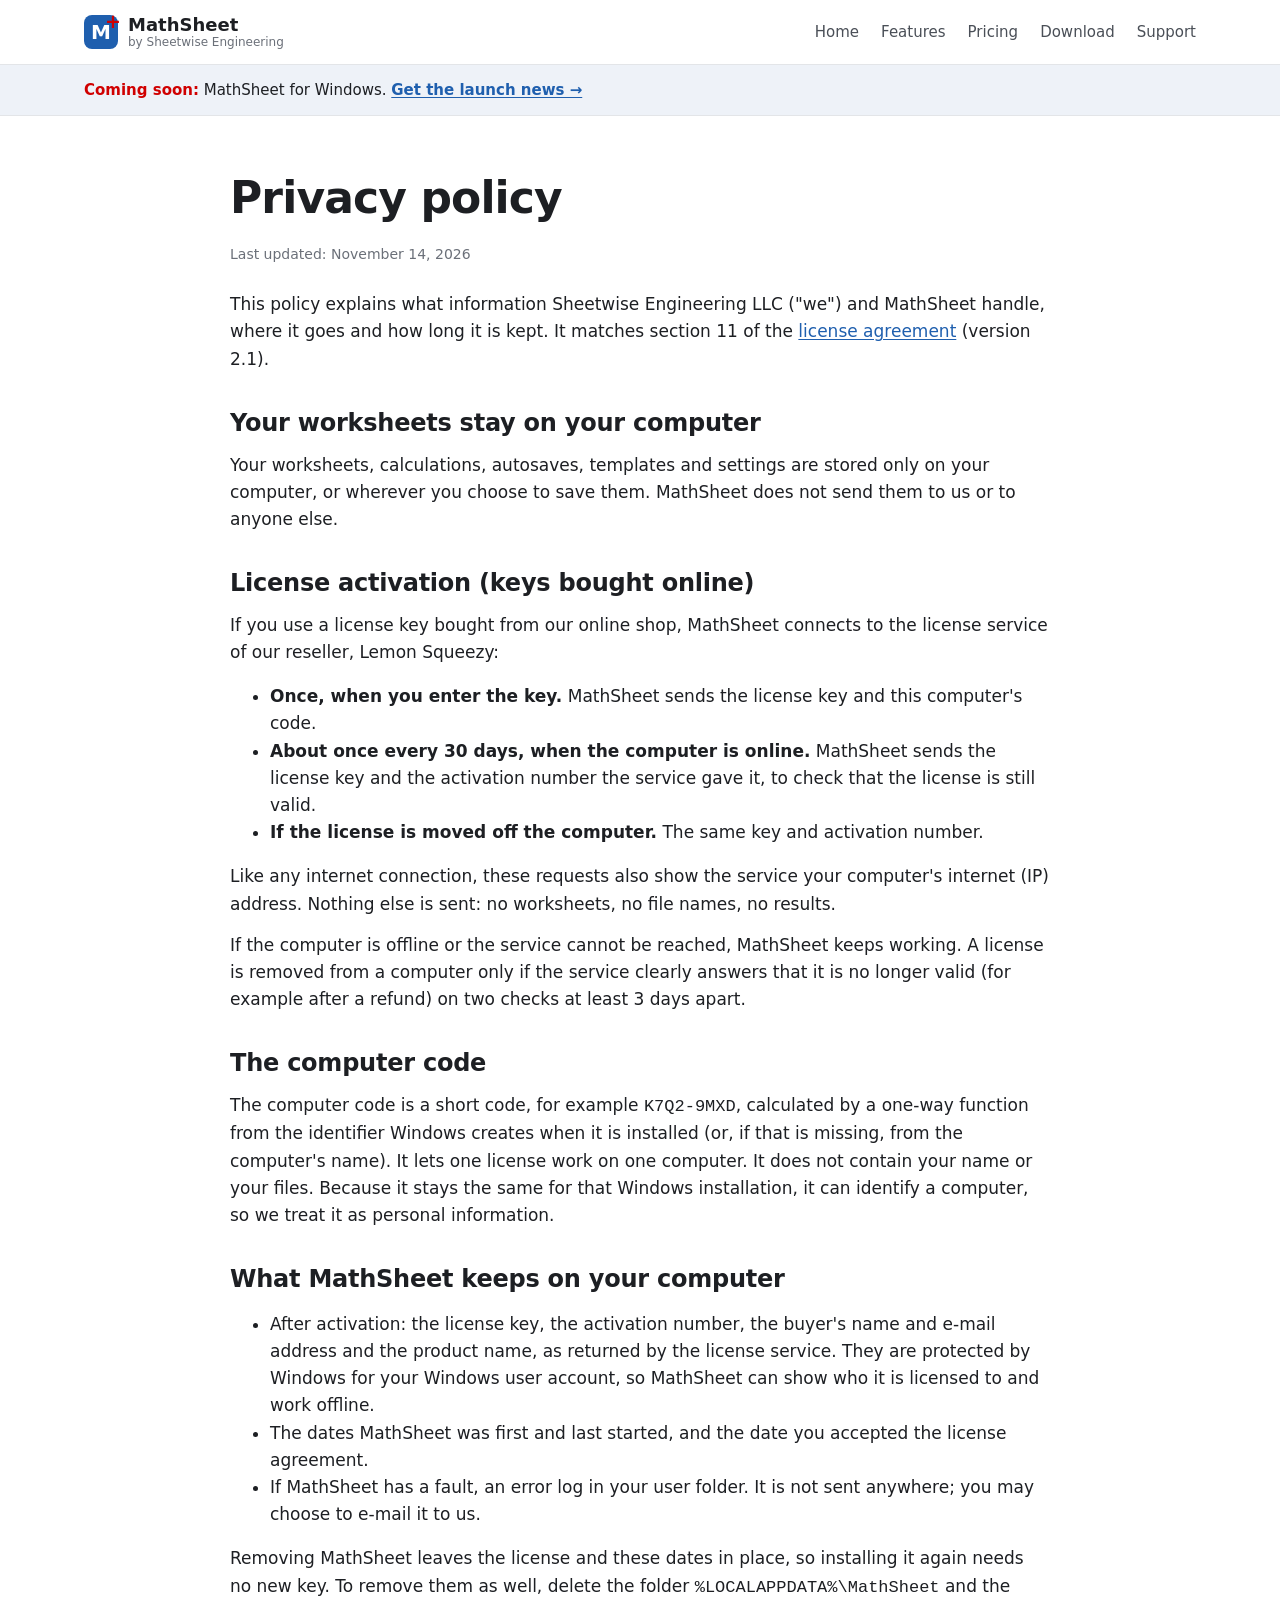
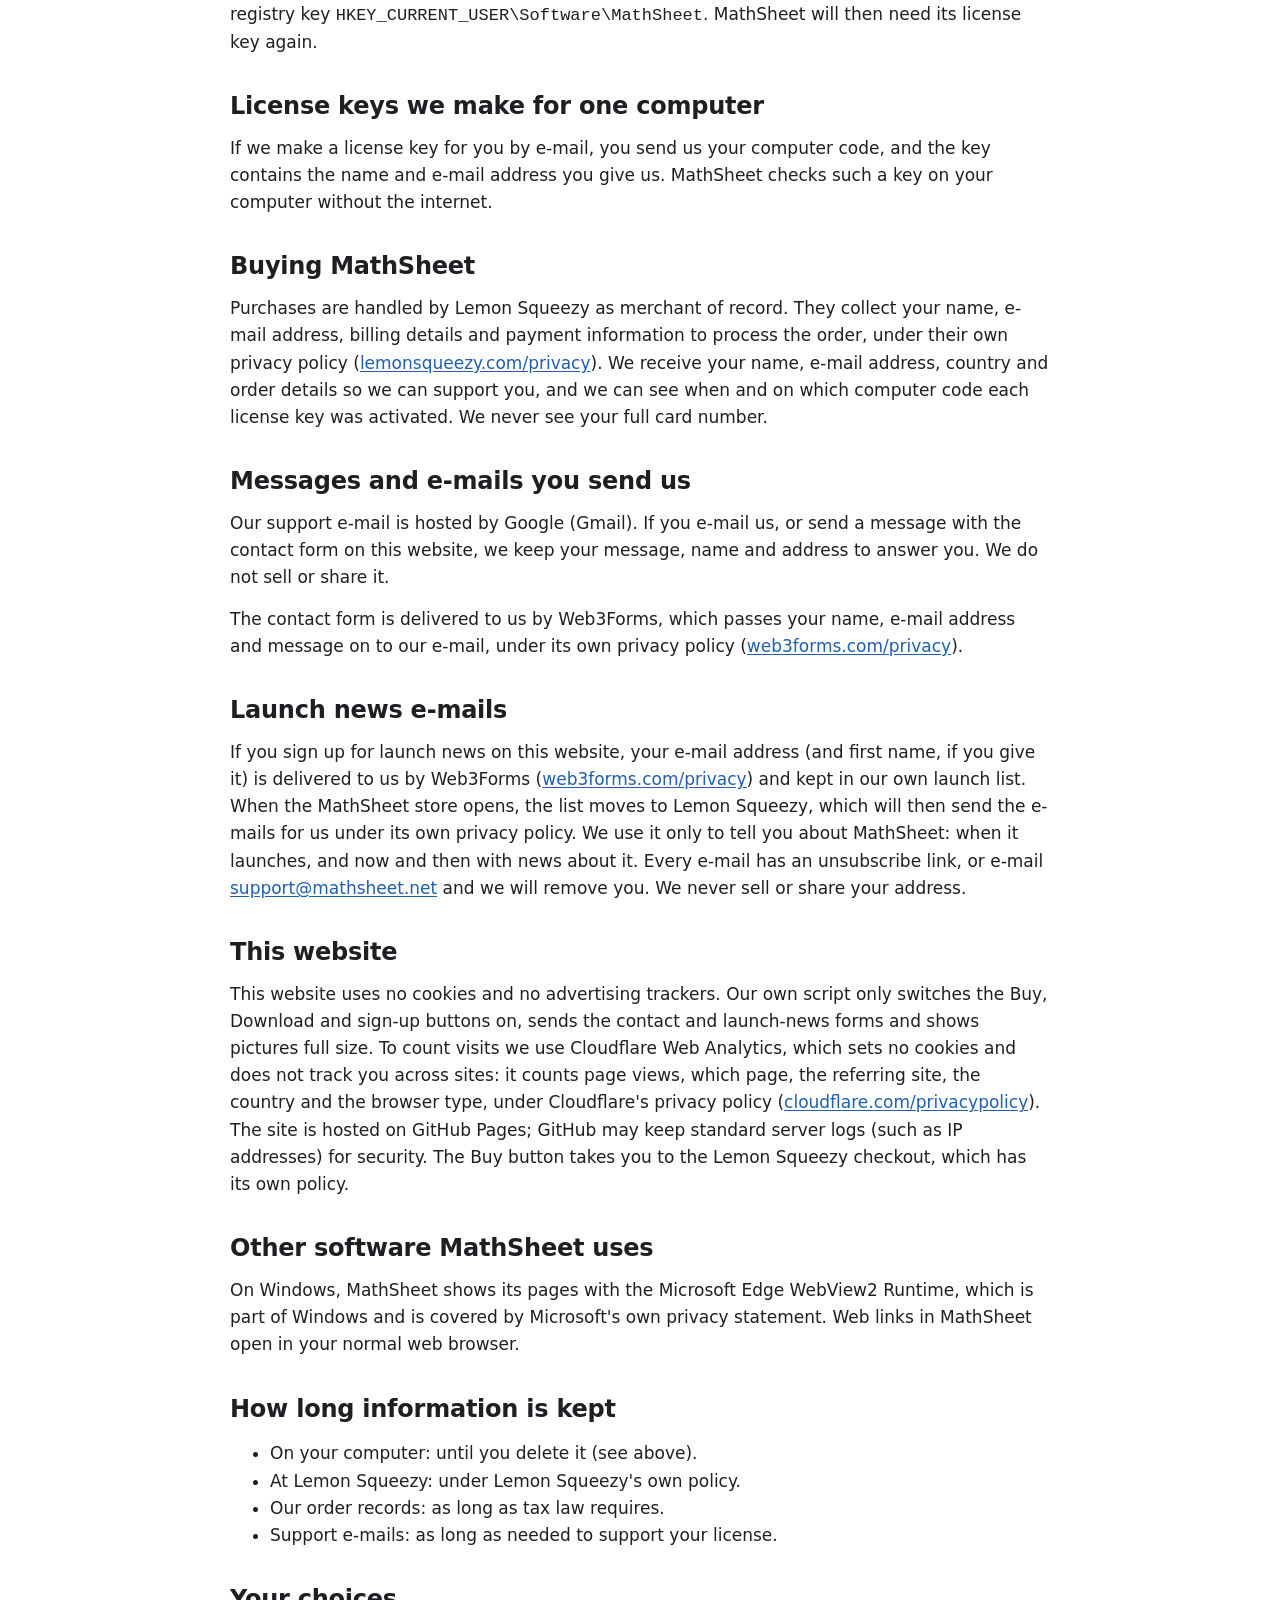
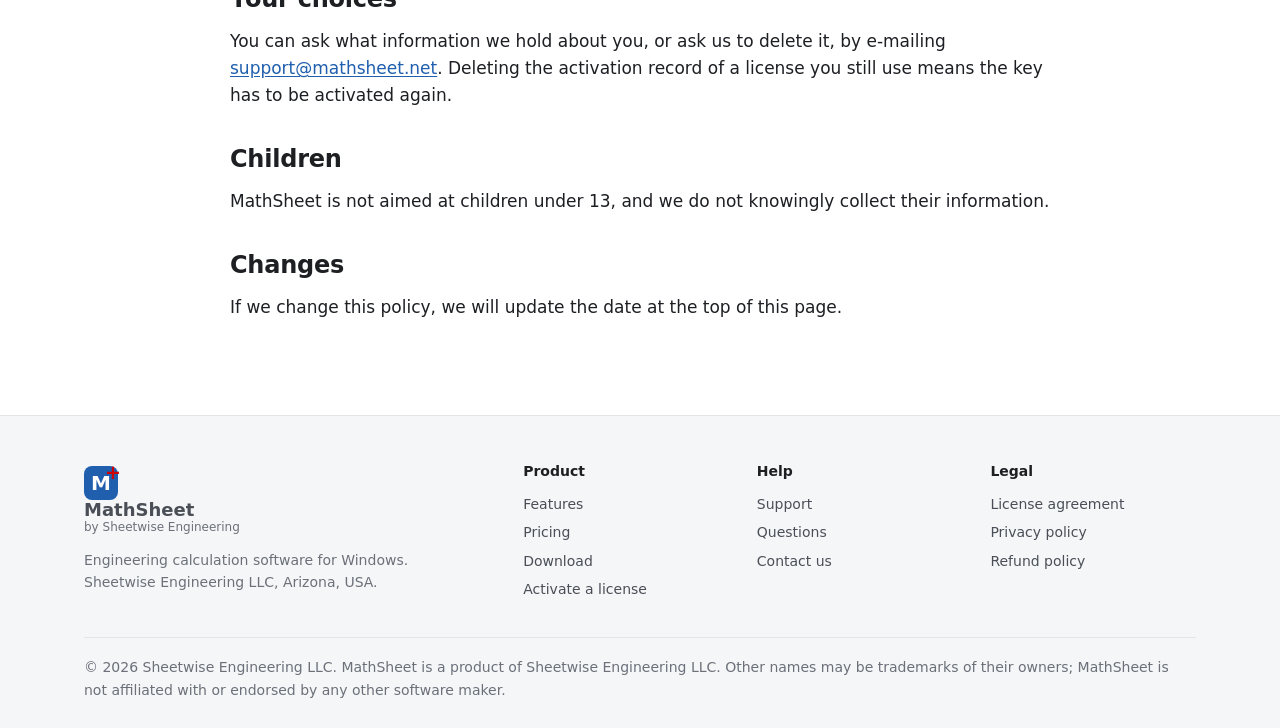
<file: privacy.html>
<!DOCTYPE html>
<html lang="en">
<head>
<meta charset="utf-8">
<meta name="viewport" content="width=device-width, initial-scale=1">
<title>Privacy policy - MathSheet | Sheetwise Engineering</title>
<meta name="description" content="MathSheet privacy policy: your worksheets stay on your computer. A license key bought online is activated with our reseller's license service and checked about every 30 days. No cookies or tracking on this website.">
<link rel="canonical" href="https://mathsheet.net/privacy.html">
<meta name="theme-color" content="#1f5fae">
<meta name="google-site-verification" content="GdTmqpbGIVYwA1Ca_xS1ePuDBfjen6raZET5yIoRmF8">
<meta name="google-site-verification" content="LnjxHHHo0AoAx7ZmQ-dwjHOa0UgMYRNJt0VaMpacCuU">
<meta name="msvalidate.01" content="1D24411D6C85A687C64200130550CE2E">
<meta property="og:type" content="website">
<meta property="og:site_name" content="Sheetwise Engineering">
<meta property="og:title" content="Privacy policy - MathSheet | Sheetwise Engineering">
<meta property="og:description" content="MathSheet privacy policy: your worksheets stay on your computer. A license key bought online is activated with our reseller's license service and checked about every 30 days. No cookies or tracking on this website.">
<meta property="og:url" content="https://mathsheet.net/privacy.html">
<meta property="og:image" content="https://mathsheet.net/images/og-mathsheet.png">
<meta property="og:image:alt" content="A MathSheet worksheet with an RC filter calculation and its Bode plot">
<meta name="twitter:card" content="summary_large_image">
<link rel="icon" href="images/icon.svg" type="image/svg+xml">
<link rel="stylesheet" href="style.css">
</head>
<body>
<a class="skip" href="#main">Skip to content</a>
<header class="top">
  <div class="wrap">
    <a class="brand" href="index.html" aria-label="MathSheet by Sheetwise Engineering - home"><span class="tile" aria-hidden="true">M</span><span><b>MathSheet</b><small>by Sheetwise Engineering</small></span></a>
    <nav class="menu" aria-label="Main">
        <a href="index.html">Home</a>
        <a href="features.html">Features</a>
        <a href="pricing.html">Pricing</a>
        <a href="download.html">Download</a>
        <a href="support.html">Support</a>
    </nav>
  </div>
</header>
<div class="soonbar" data-when-prelaunch><div class="wrap"><b>Coming soon:</b> MathSheet for Windows. <a href="index.html#news">Get the launch news &rarr;</a></div></div>
<main id="main">

<div class="wrap narrow page">
  <h1>Privacy policy</h1>
  <p class="updated">Last updated: November 14, 2026</p>
  <p>This policy explains what information Sheetwise Engineering LLC ("we") and MathSheet handle, where it goes and how long it is kept. It matches section 11 of the <a href="terms.html">license agreement</a> (version 2.1).</p>

  <h2>Your worksheets stay on your computer</h2>
  <p>Your worksheets, calculations, autosaves, templates and settings are stored only on your computer, or wherever you choose to save them. MathSheet does not send them to us or to anyone else.</p>

  <h2>License activation (keys bought online)</h2>
  <p>If you use a license key bought from our online shop, MathSheet connects to the license service of our reseller, Lemon Squeezy:</p>
  <ul>
    <li><b>Once, when you enter the key.</b> MathSheet sends the license key and this computer's code.</li>
    <li><b>About once every 30 days, when the computer is online.</b> MathSheet sends the license key and the activation number the service gave it, to check that the license is still valid.</li>
    <li><b>If the license is moved off the computer.</b> The same key and activation number.</li>
  </ul>
  <p>Like any internet connection, these requests also show the service your computer's internet (IP) address. Nothing else is sent: no worksheets, no file names, no results.</p>
  <p>If the computer is offline or the service cannot be reached, MathSheet keeps working. A license is removed from a computer only if the service clearly answers that it is no longer valid (for example after a refund) on two checks at least 3 days apart.</p>

  <h2>The computer code</h2>
  <p>The computer code is a short code, for example <code>K7Q2-9MXD</code>, calculated by a one-way function from the identifier Windows creates when it is installed (or, if that is missing, from the computer's name). It lets one license work on one computer. It does not contain your name or your files. Because it stays the same for that Windows installation, it can identify a computer, so we treat it as personal information.</p>

  <h2>What MathSheet keeps on your computer</h2>
  <ul>
    <li>After activation: the license key, the activation number, the buyer's name and e-mail address and the product name, as returned by the license service. They are protected by Windows for your Windows user account, so MathSheet can show who it is licensed to and work offline.</li>
    <li>The dates MathSheet was first and last started, and the date you accepted the license agreement.</li>
    <li>If MathSheet has a fault, an error log in your user folder. It is not sent anywhere; you may choose to e-mail it to us.</li>
  </ul>
  <p>Removing MathSheet leaves the license and these dates in place, so installing it again needs no new key. To remove them as well, delete the folder <code>%LOCALAPPDATA%\MathSheet</code> and the registry key <code>HKEY_CURRENT_USER\Software\MathSheet</code>. MathSheet will then need its license key again.</p>

  <h2>License keys we make for one computer</h2>
  <p>If we make a license key for you by e-mail, you send us your computer code, and the key contains the name and e-mail address you give us. MathSheet checks such a key on your computer without the internet.</p>

  <h2>Buying MathSheet</h2>
  <p>Purchases are handled by Lemon Squeezy as merchant of record. They collect your name, e-mail address, billing details and payment information to process the order, under their own privacy policy (<a href="https://www.lemonsqueezy.com/privacy">lemonsqueezy.com/privacy</a>). We receive your name, e-mail address, country and order details so we can support you, and we can see when and on which computer code each license key was activated. We never see your full card number.</p>

  <h2 id="messages">Messages and e-mails you send us</h2>
  <p>Our support e-mail is hosted by Google (Gmail). If you e-mail us, or send a message with the contact form on this website, we keep your message, name and address to answer you. We do not sell or share it.</p>
  <p>The contact form is delivered to us by Web3Forms, which passes your name, e-mail address and message on to our e-mail, under its own privacy policy (<a href="https://web3forms.com/privacy">web3forms.com/privacy</a>).</p>

  <h2 id="news">Launch news e-mails</h2>
  <p>If you sign up for launch news on this website, your e-mail address (and first name, if you give it) is delivered to us by Web3Forms (<a href="https://web3forms.com/privacy">web3forms.com/privacy</a>) and kept in our own launch list. When the MathSheet store opens, the list moves to Lemon Squeezy, which will then send the e-mails for us under its own privacy policy. We use it only to tell you about MathSheet: when it launches, and now and then with news about it. Every e-mail has an unsubscribe link, or e-mail <a href="mailto:support@mathsheet.net">support@mathsheet.net</a> and we will remove you. We never sell or share your address.</p>

  <h2>This website</h2>
  <p>This website uses no cookies and no advertising trackers. Our own script only switches the Buy, Download and sign-up buttons on, sends the contact and launch-news forms and shows pictures full size. To count visits we use Cloudflare Web Analytics, which sets no cookies and does not track you across sites: it counts page views, which page, the referring site, the country and the browser type, under Cloudflare's privacy policy (<a href="https://www.cloudflare.com/privacypolicy/">cloudflare.com/privacypolicy</a>). The site is hosted on GitHub Pages; GitHub may keep standard server logs (such as IP addresses) for security. The Buy button takes you to the Lemon Squeezy checkout, which has its own policy.</p>

  <h2>Other software MathSheet uses</h2>
  <p>On Windows, MathSheet shows its pages with the Microsoft Edge WebView2 Runtime, which is part of Windows and is covered by Microsoft's own privacy statement. Web links in MathSheet open in your normal web browser.</p>

  <h2>How long information is kept</h2>
  <ul>
    <li>On your computer: until you delete it (see above).</li>
    <li>At Lemon Squeezy: under Lemon Squeezy's own policy.</li>
    <li>Our order records: as long as tax law requires.</li>
    <li>Support e-mails: as long as needed to support your license.</li>
  </ul>

  <h2>Your choices</h2>
  <p>You can ask what information we hold about you, or ask us to delete it, by e-mailing <a href="mailto:support@mathsheet.net">support@mathsheet.net</a>. Deleting the activation record of a license you still use means the key has to be activated again.</p>
  <h2>Children</h2>
  <p>MathSheet is not aimed at children under 13, and we do not knowingly collect their information.</p>
  <h2>Changes</h2>
  <p>If we change this policy, we will update the date at the top of this page.</p>
</div>
</main>
<footer class="bottom">
  <div class="wrap">
    <div class="cols">
      <div>
        <a class="brand" href="index.html"><span class="tile" aria-hidden="true">M</span><span><b>MathSheet</b><small>by Sheetwise Engineering</small></span></a>
        <p style="margin-top:14px">Engineering calculation software for Windows.<br>Sheetwise Engineering LLC, Arizona, USA.</p>
      </div>
      <div><h4>Product</h4><a href="features.html">Features</a><a href="pricing.html">Pricing</a><a href="download.html">Download</a><a href="download.html#activate">Activate a license</a></div>
      <div><h4>Help</h4><a href="support.html">Support</a><a href="support.html#faq">Questions</a><a href="support.html#contact">Contact us</a></div>
      <div><h4>Legal</h4><a href="terms.html">License agreement</a><a href="privacy.html">Privacy policy</a><a href="refunds.html">Refund policy</a></div>
    </div>
    <div class="legal">&copy; 2026 Sheetwise Engineering LLC. MathSheet is a product of Sheetwise Engineering LLC. Other names may be trademarks of their owners; MathSheet is not affiliated with or endorsed by any other software maker.</div>
  </div>
</footer>
<script src="js/site.js"></script>
<!-- Cloudflare Web Analytics (no cookies, no personal data; privacy.html "This website") -->
<script defer src="https://static.cloudflareinsights.com/beacon.min.js" data-cf-beacon='{"token": "5719f8e9d53543c59c81e14f3e20d16a"}'></script>
</body>
</html>
</file>
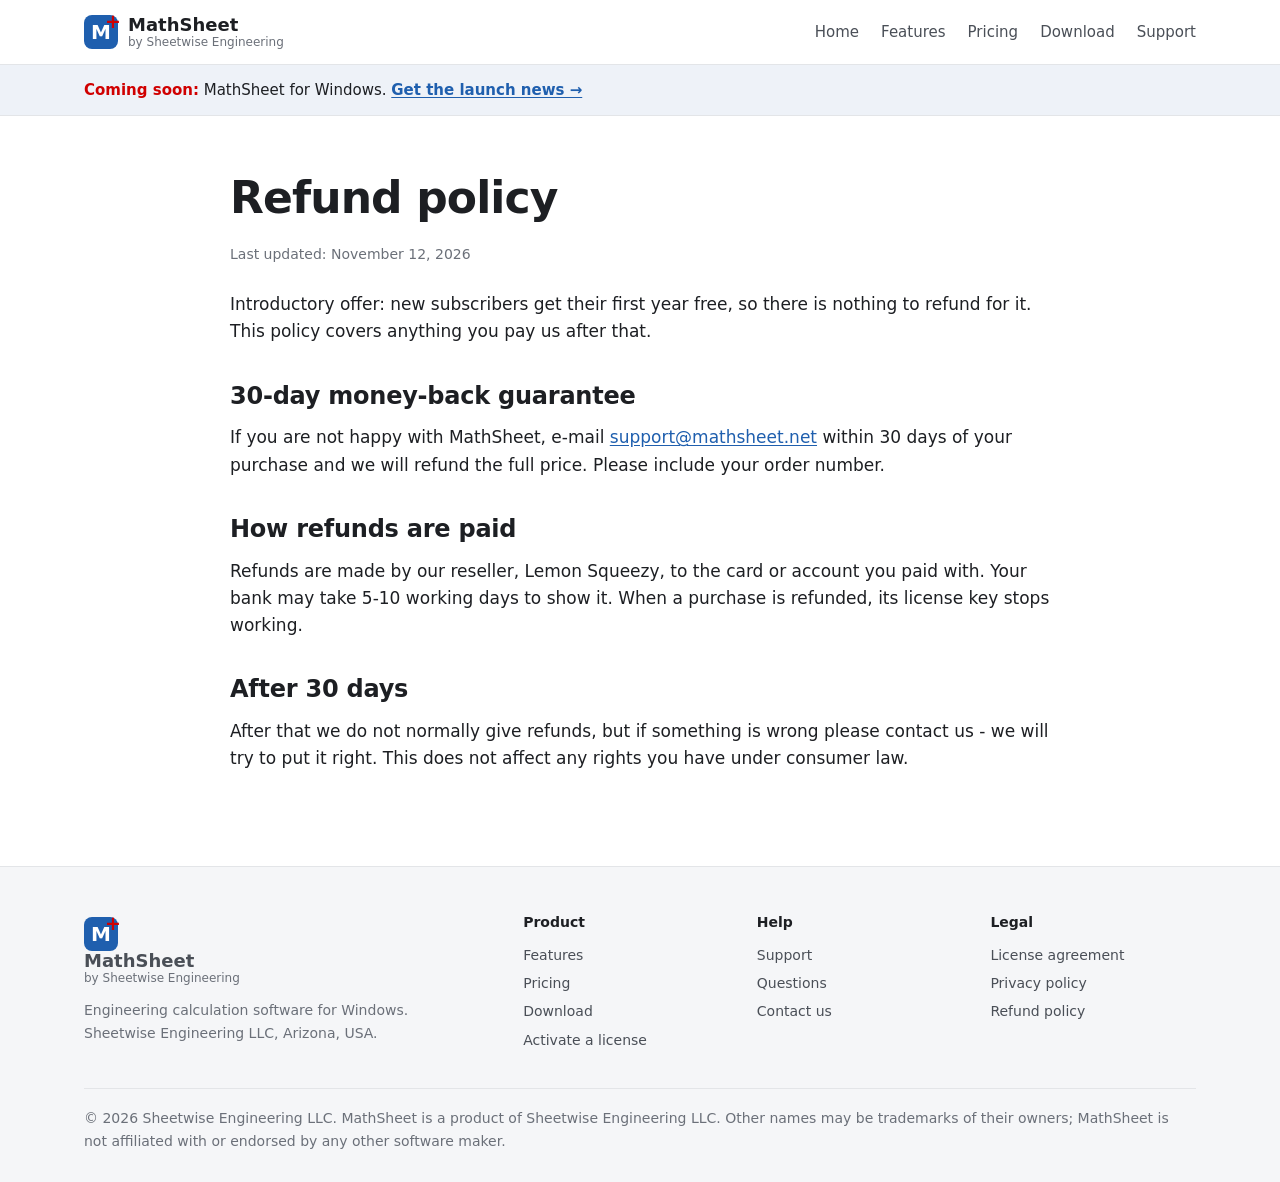
<file: refunds.html>
<!DOCTYPE html>
<html lang="en">
<head>
<meta charset="utf-8">
<meta name="viewport" content="width=device-width, initial-scale=1">
<title>Refund policy - MathSheet | Sheetwise Engineering</title>
<meta name="description" content="MathSheet refund policy: full refund within 30 days of purchase.">
<link rel="canonical" href="https://mathsheet.net/refunds.html">
<meta name="theme-color" content="#1f5fae">
<meta name="google-site-verification" content="GdTmqpbGIVYwA1Ca_xS1ePuDBfjen6raZET5yIoRmF8">
<meta name="google-site-verification" content="LnjxHHHo0AoAx7ZmQ-dwjHOa0UgMYRNJt0VaMpacCuU">
<meta name="msvalidate.01" content="1D24411D6C85A687C64200130550CE2E">
<meta property="og:type" content="website">
<meta property="og:site_name" content="Sheetwise Engineering">
<meta property="og:title" content="Refund policy - MathSheet | Sheetwise Engineering">
<meta property="og:description" content="MathSheet refund policy: full refund within 30 days of purchase.">
<meta property="og:url" content="https://mathsheet.net/refunds.html">
<meta property="og:image" content="https://mathsheet.net/images/og-mathsheet.png">
<meta property="og:image:alt" content="A MathSheet worksheet with an RC filter calculation and its Bode plot">
<meta name="twitter:card" content="summary_large_image">
<link rel="icon" href="images/icon.svg" type="image/svg+xml">
<link rel="stylesheet" href="style.css">
</head>
<body>
<a class="skip" href="#main">Skip to content</a>
<header class="top">
  <div class="wrap">
    <a class="brand" href="index.html" aria-label="MathSheet by Sheetwise Engineering - home"><span class="tile" aria-hidden="true">M</span><span><b>MathSheet</b><small>by Sheetwise Engineering</small></span></a>
    <nav class="menu" aria-label="Main">
        <a href="index.html">Home</a>
        <a href="features.html">Features</a>
        <a href="pricing.html">Pricing</a>
        <a href="download.html">Download</a>
        <a href="support.html">Support</a>
    </nav>
  </div>
</header>
<div class="soonbar" data-when-prelaunch><div class="wrap"><b>Coming soon:</b> MathSheet for Windows. <a href="index.html#news">Get the launch news &rarr;</a></div></div>
<main id="main">

<div class="wrap narrow page">
  <h1>Refund policy</h1>
  <p class="updated">Last updated: November 12, 2026</p>
  <p>Introductory offer: new subscribers get their first year free, so there is nothing to refund for it. This policy covers anything you pay us after that.</p>
  <h2>30-day money-back guarantee</h2>
  <p>If you are not happy with MathSheet, e-mail <a href="mailto:support@mathsheet.net">support@mathsheet.net</a> within 30 days of your purchase and we will refund the full price. Please include your order number.</p>
  <h2>How refunds are paid</h2>
  <p>Refunds are made by our reseller, Lemon Squeezy, to the card or account you paid with. Your bank may take 5-10 working days to show it. When a purchase is refunded, its license key stops working.</p>
  <h2>After 30 days</h2>
  <p>After that we do not normally give refunds, but if something is wrong please contact us - we will try to put it right. This does not affect any rights you have under consumer law.</p>
</div>
</main>
<footer class="bottom">
  <div class="wrap">
    <div class="cols">
      <div>
        <a class="brand" href="index.html"><span class="tile" aria-hidden="true">M</span><span><b>MathSheet</b><small>by Sheetwise Engineering</small></span></a>
        <p style="margin-top:14px">Engineering calculation software for Windows.<br>Sheetwise Engineering LLC, Arizona, USA.</p>
      </div>
      <div><h4>Product</h4><a href="features.html">Features</a><a href="pricing.html">Pricing</a><a href="download.html">Download</a><a href="download.html#activate">Activate a license</a></div>
      <div><h4>Help</h4><a href="support.html">Support</a><a href="support.html#faq">Questions</a><a href="support.html#contact">Contact us</a></div>
      <div><h4>Legal</h4><a href="terms.html">License agreement</a><a href="privacy.html">Privacy policy</a><a href="refunds.html">Refund policy</a></div>
    </div>
    <div class="legal">&copy; 2026 Sheetwise Engineering LLC. MathSheet is a product of Sheetwise Engineering LLC. Other names may be trademarks of their owners; MathSheet is not affiliated with or endorsed by any other software maker.</div>
  </div>
</footer>
<script src="js/site.js"></script>
<!-- Cloudflare Web Analytics (no cookies, no personal data; privacy.html "This website") -->
<script defer src="https://static.cloudflareinsights.com/beacon.min.js" data-cf-beacon='{"token": "5719f8e9d53543c59c81e14f3e20d16a"}'></script>
</body>
</html>
</file>
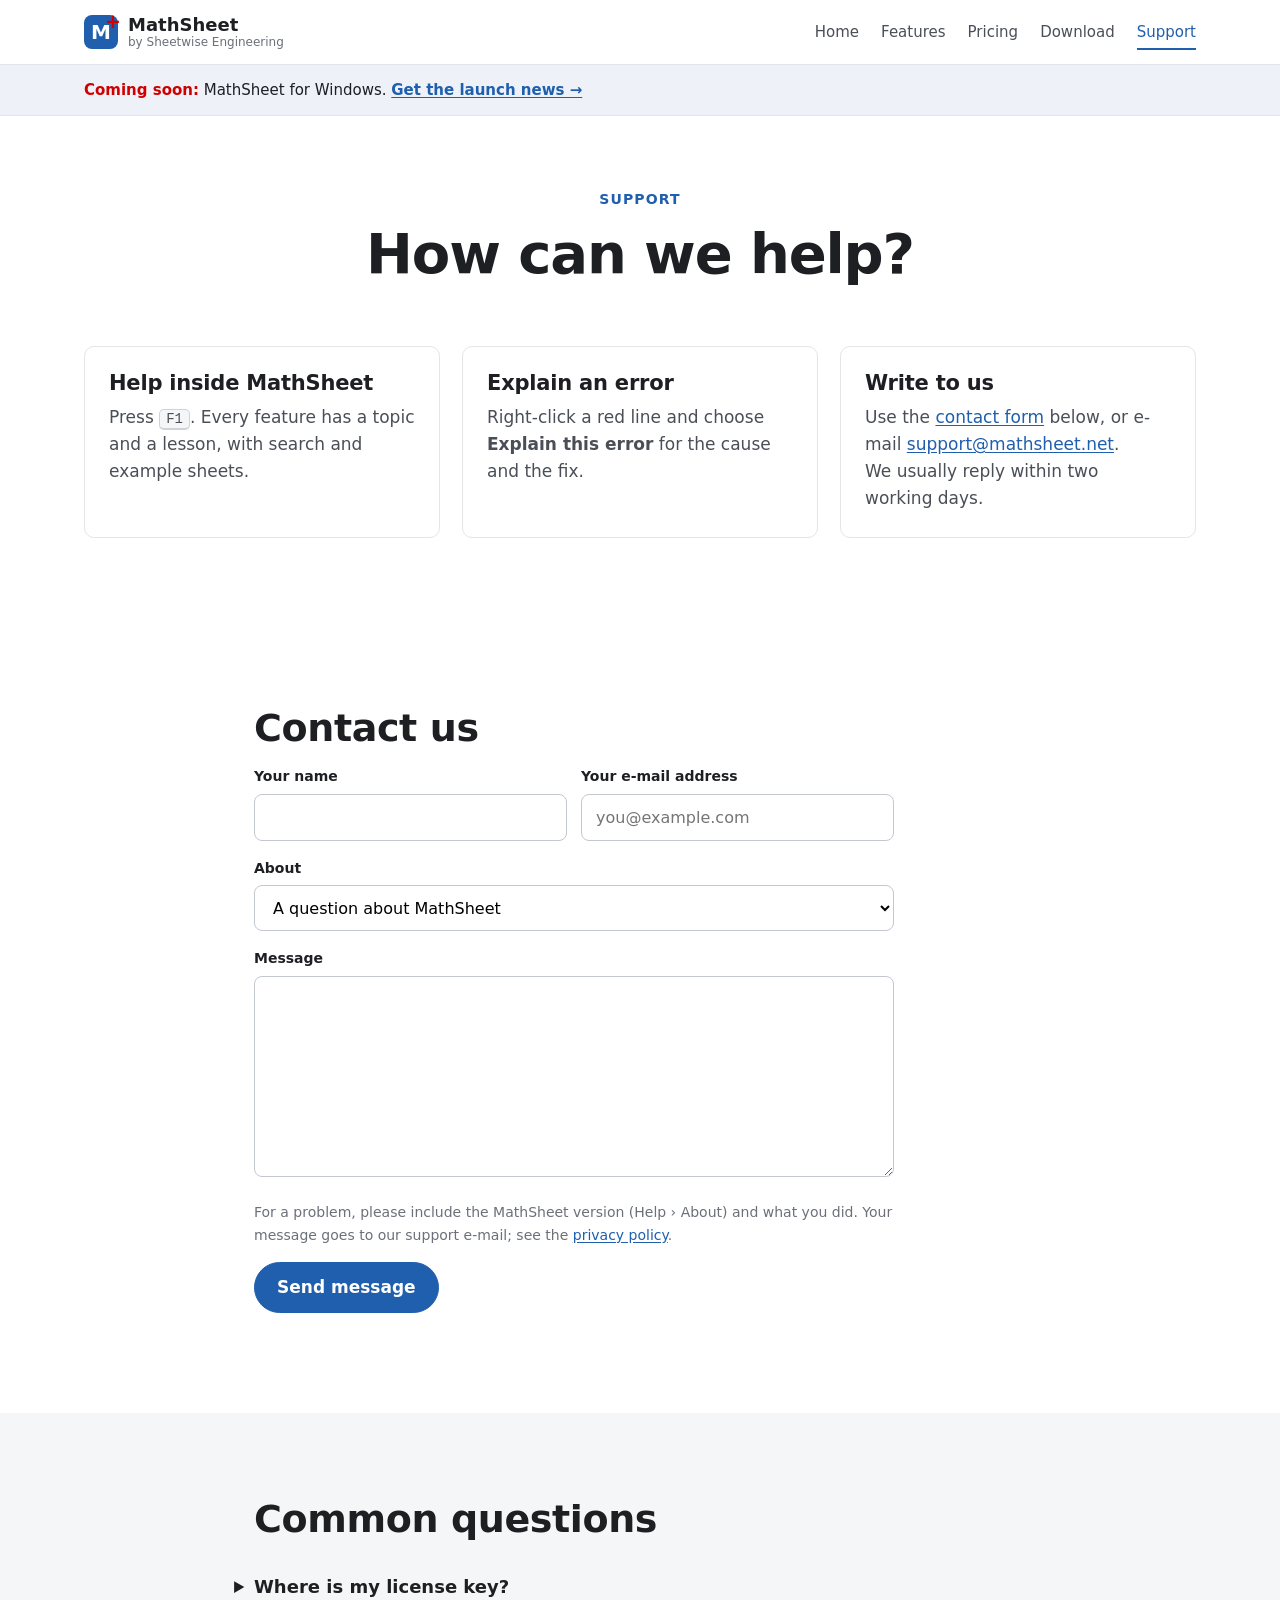
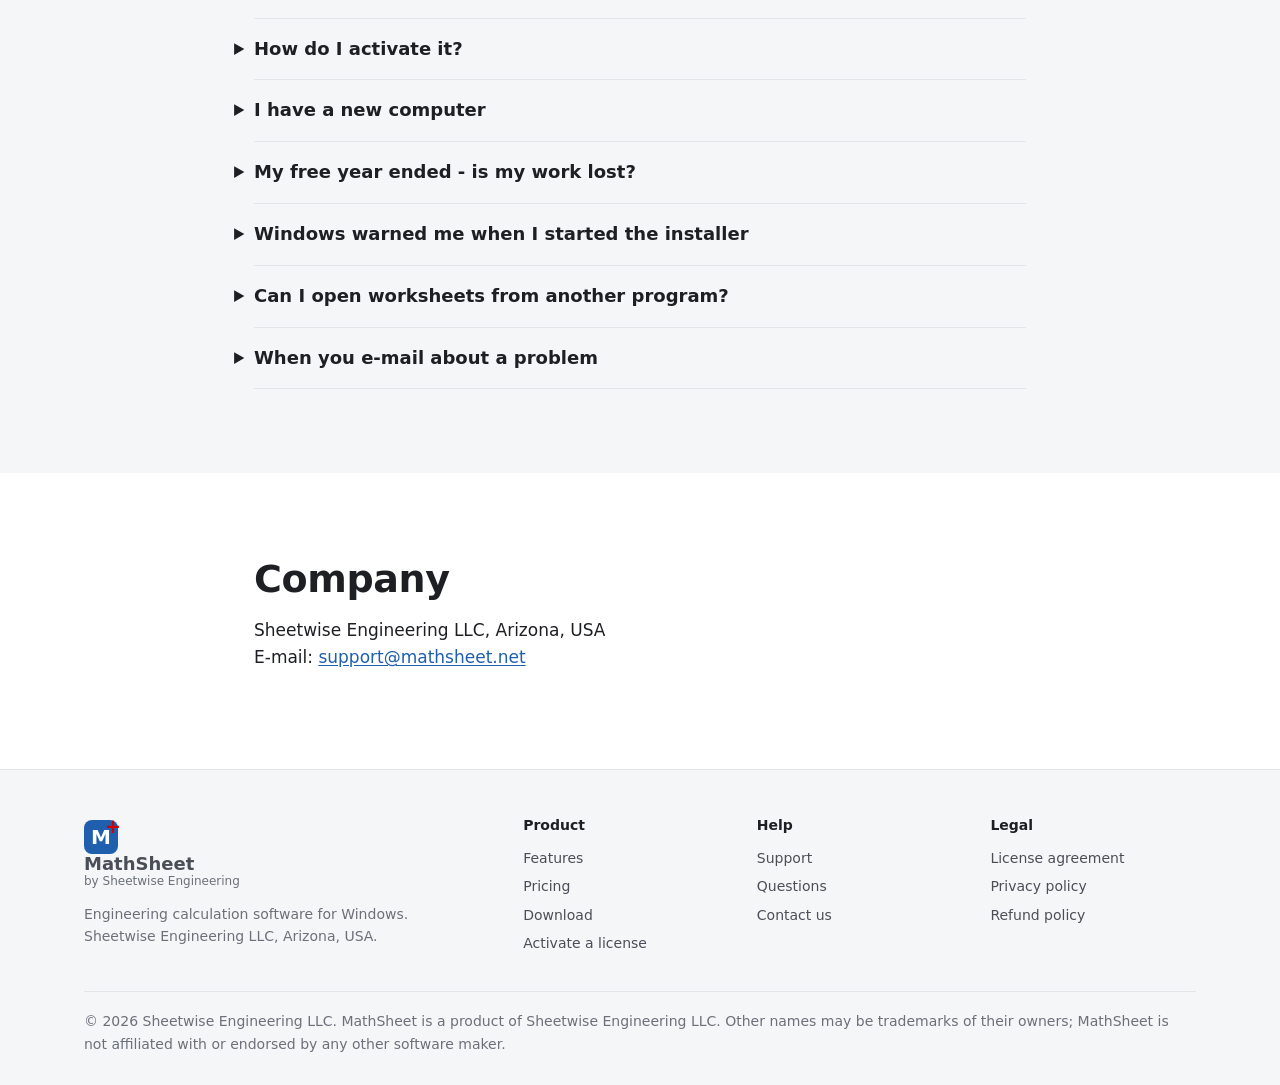
<file: support.html>
<!DOCTYPE html>
<html lang="en">
<head>
<meta charset="utf-8">
<meta name="viewport" content="width=device-width, initial-scale=1">
<title>Support - MathSheet | Sheetwise Engineering</title>
<meta name="description" content="Get help with MathSheet: built-in Help and lessons, common questions about installing and licenses, and e-mail support from Sheetwise Engineering.">
<link rel="canonical" href="https://mathsheet.net/support.html">
<meta name="theme-color" content="#1f5fae">
<meta name="google-site-verification" content="GdTmqpbGIVYwA1Ca_xS1ePuDBfjen6raZET5yIoRmF8">
<meta name="google-site-verification" content="LnjxHHHo0AoAx7ZmQ-dwjHOa0UgMYRNJt0VaMpacCuU">
<meta name="msvalidate.01" content="1D24411D6C85A687C64200130550CE2E">
<meta property="og:type" content="website">
<meta property="og:site_name" content="Sheetwise Engineering">
<meta property="og:title" content="Support - MathSheet | Sheetwise Engineering">
<meta property="og:description" content="Get help with MathSheet: built-in Help and lessons, common questions about installing and licenses, and e-mail support from Sheetwise Engineering.">
<meta property="og:url" content="https://mathsheet.net/support.html">
<meta property="og:image" content="https://mathsheet.net/images/og-mathsheet.png">
<meta property="og:image:alt" content="A MathSheet worksheet with an RC filter calculation and its Bode plot">
<meta name="twitter:card" content="summary_large_image">
<link rel="icon" href="images/icon.svg" type="image/svg+xml">
<link rel="stylesheet" href="style.css">
</head>
<body>
<a class="skip" href="#main">Skip to content</a>
<header class="top">
  <div class="wrap">
    <a class="brand" href="index.html" aria-label="MathSheet by Sheetwise Engineering - home"><span class="tile" aria-hidden="true">M</span><span><b>MathSheet</b><small>by Sheetwise Engineering</small></span></a>
    <nav class="menu" aria-label="Main">
        <a href="index.html">Home</a>
        <a href="features.html">Features</a>
        <a href="pricing.html">Pricing</a>
        <a href="download.html">Download</a>
        <a href="support.html" aria-current="page">Support</a>
    </nav>
  </div>
</header>
<div class="soonbar" data-when-prelaunch><div class="wrap"><b>Coming soon:</b> MathSheet for Windows. <a href="index.html#news">Get the launch news &rarr;</a></div></div>
<main id="main">

<section class="hero" style="padding-bottom:10px">
  <div class="wrap"><p class="eyebrow">Support</p><h1>How can we help?</h1></div>
</section>
<section style="padding-top:30px">
  <div class="wrap">
    <div class="grid3">
      <div class="card"><h3>Help inside MathSheet</h3><p>Press <kbd>F1</kbd>. Every feature has a topic and a lesson, with search and example sheets.</p></div>
      <div class="card"><h3>Explain an error</h3><p>Right-click a red line and choose <b>Explain this error</b> for the cause and the fix.</p></div>
      <div class="card"><h3>Write to us</h3><p>Use the <a href="#contact">contact form</a> below, or e-mail <a href="mailto:support@mathsheet.net">support@mathsheet.net</a>.<br>We usually reply within two working days.</p></div>
    </div>
  </div>
</section>
<section id="contact">
  <div class="wrap narrow">
    <h2>Contact us</h2>
    <form class="contact" data-contact action="https://api.web3forms.com/submit" method="post" hidden>
      <input type="hidden" name="access_key" value="">
      <input type="hidden" name="from_name" value="mathsheet.net contact form">
      <input type="hidden" name="subject" value="MathSheet website: message">
      <input type="checkbox" name="botcheck" class="hp" tabindex="-1" autocomplete="off" aria-hidden="true">
      <div class="fields">
        <div><label for="ct-name">Your name</label><input id="ct-name" type="text" name="name" required autocomplete="name"></div>
        <div><label for="ct-email">Your e-mail address</label><input id="ct-email" type="email" name="email" required autocomplete="email" placeholder="you@example.com"></div>
      </div>
      <div><label for="ct-topic">About</label><select id="ct-topic" name="topic">
        <option>A question about MathSheet</option><option>My license or order</option><option>A problem or bug</option><option>An idea for MathSheet</option><option>Something else</option></select></div>
      <div><label for="ct-msg">Message</label><textarea id="ct-msg" name="message" rows="7" required></textarea></div>
      <p class="note">For a problem, please include the MathSheet version (Help &rsaquo; About) and what you did. Your message goes to our support e-mail; see the <a href="privacy.html#messages">privacy policy</a>.</p>
      <button class="btn primary" type="submit">Send message</button>
      <p class="result" role="status" aria-live="polite"></p>
    </form>
    <p class="lead" data-contact-off>E-mail us at <a href="mailto:support@mathsheet.net">support@mathsheet.net</a>.</p>
  </div>
</section>
<section class="soft" id="faq">
  <div class="wrap narrow faq">
    <h2>Common questions</h2>
    <details><summary>Where is my license key?</summary><p>On the Lemon Squeezy order page and in the receipt e-mail. Can't find it? E-mail us with the address you bought with.</p></details>
    <details><summary>How do I activate it?</summary><p>See <a href="download.html#activate">activating a license</a>. It needs the internet once.</p></details>
    <details><summary>I have a new computer</summary><p>E-mail us with your order number and we will move your license to the new computer.</p></details>
    <details><summary>My free year ended - is my work lost?</summary><p>No. MathSheet keeps opening and printing your worksheets. Enter a current license key to edit and save again.</p></details>
    <details><summary>Windows warned me when I started the installer</summary><p>Please do not override the warning. Check the publisher: our installer is signed by <b>Sheetwise Engineering LLC</b>. SmartScreen can still warn about a new release that few people have downloaded yet. Delete the file, download it again from the <a href="download.html">Download page</a>, and check its checksum (<a href="download.html#verify">how</a>). If the warning stays, e-mail us and we will help.</p></details>
    <details><summary>Can I open worksheets from another program?</summary><p>Yes, .xmcd files: <b>File &rsaquo; Import worksheet (.xmcd)</b>. See <a href="features.html#import">import</a> for what comes across.</p></details>
    <details><summary>When you e-mail about a problem</summary><p>Please include the MathSheet version (Help &rsaquo; About), what you did, and if possible the worksheet file.</p></details>
  </div>
</section>
<section>
  <div class="wrap narrow">
    <h2>Company</h2>
    <p>Sheetwise Engineering LLC, Arizona, USA<br>E-mail: <a href="mailto:support@mathsheet.net">support@mathsheet.net</a></p>
  </div>
</section>
</main>
<footer class="bottom">
  <div class="wrap">
    <div class="cols">
      <div>
        <a class="brand" href="index.html"><span class="tile" aria-hidden="true">M</span><span><b>MathSheet</b><small>by Sheetwise Engineering</small></span></a>
        <p style="margin-top:14px">Engineering calculation software for Windows.<br>Sheetwise Engineering LLC, Arizona, USA.</p>
      </div>
      <div><h4>Product</h4><a href="features.html">Features</a><a href="pricing.html">Pricing</a><a href="download.html">Download</a><a href="download.html#activate">Activate a license</a></div>
      <div><h4>Help</h4><a href="support.html">Support</a><a href="support.html#faq">Questions</a><a href="support.html#contact">Contact us</a></div>
      <div><h4>Legal</h4><a href="terms.html">License agreement</a><a href="privacy.html">Privacy policy</a><a href="refunds.html">Refund policy</a></div>
    </div>
    <div class="legal">&copy; 2026 Sheetwise Engineering LLC. MathSheet is a product of Sheetwise Engineering LLC. Other names may be trademarks of their owners; MathSheet is not affiliated with or endorsed by any other software maker.</div>
  </div>
</footer>
<script src="js/site.js"></script>
<!-- Cloudflare Web Analytics (no cookies, no personal data; privacy.html "This website") -->
<script defer src="https://static.cloudflareinsights.com/beacon.min.js" data-cf-beacon='{"token": "5719f8e9d53543c59c81e14f3e20d16a"}'></script>
</body>
</html>
</file>
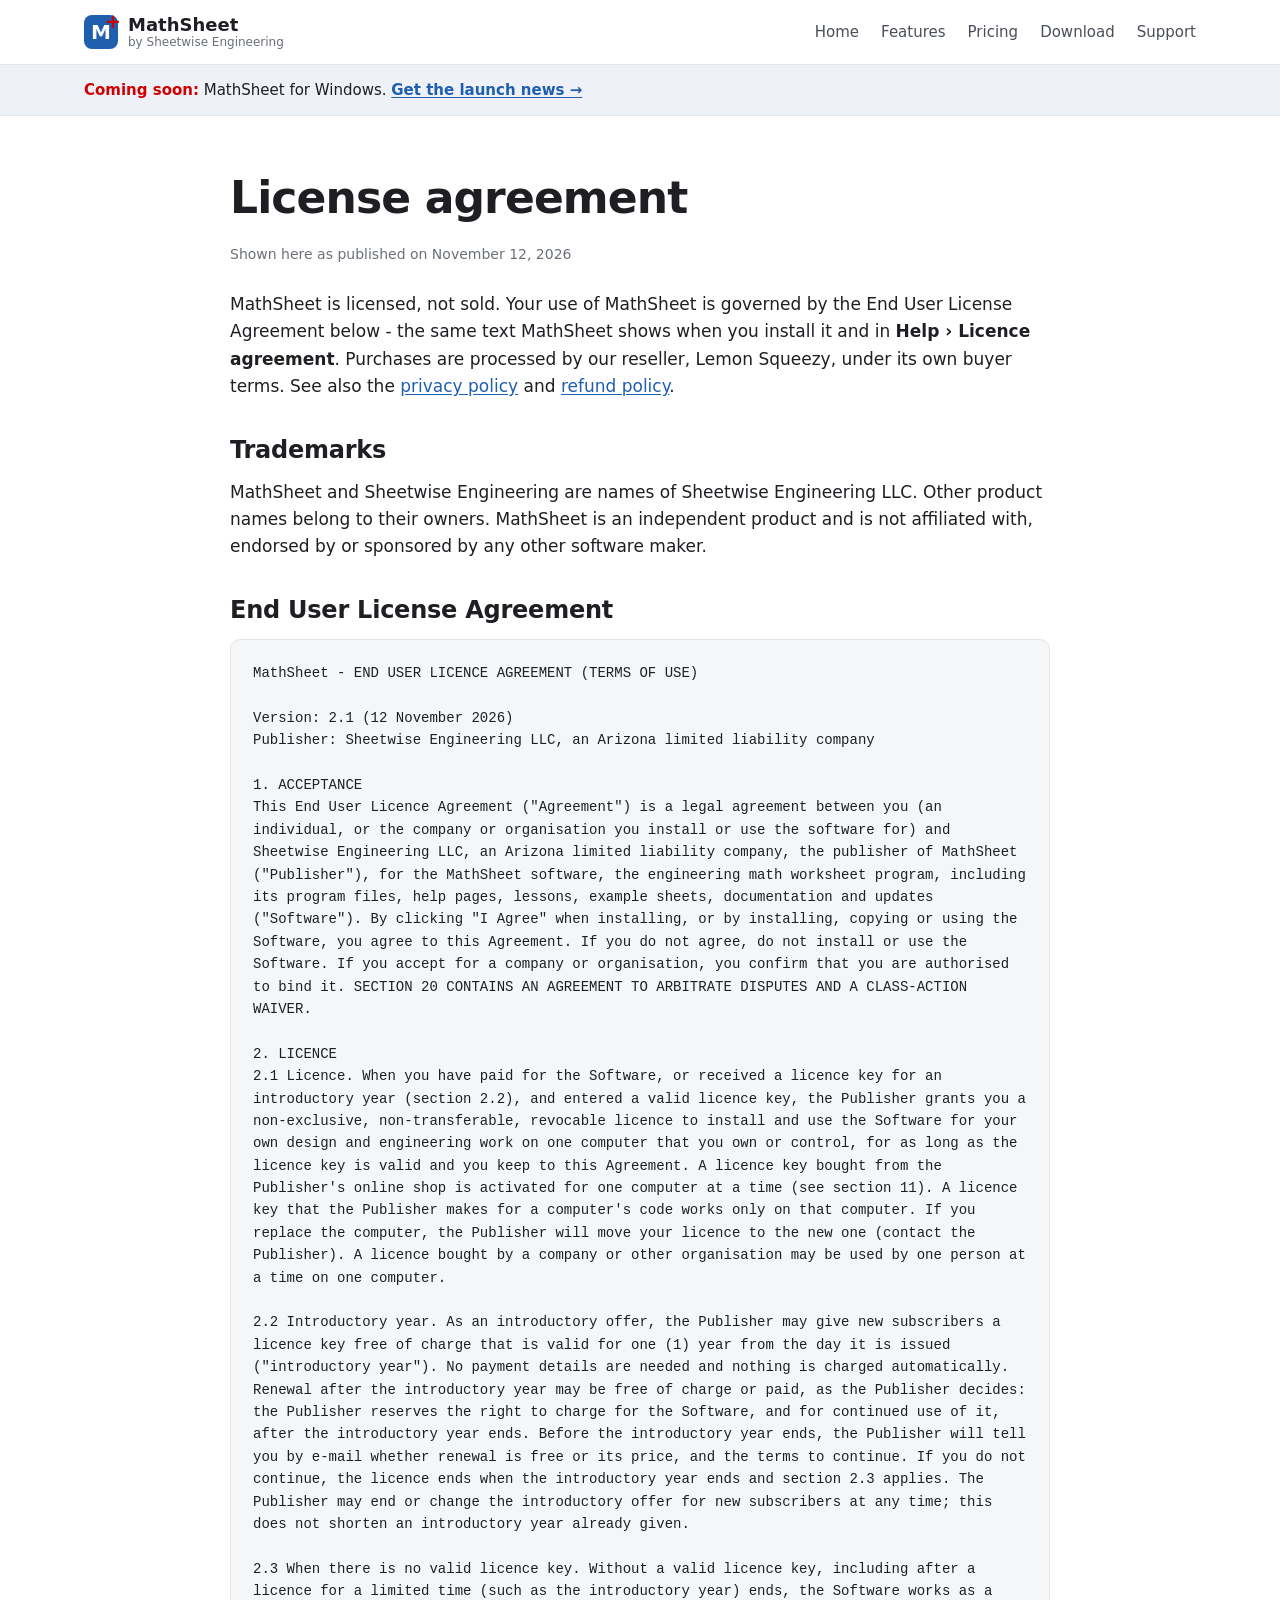
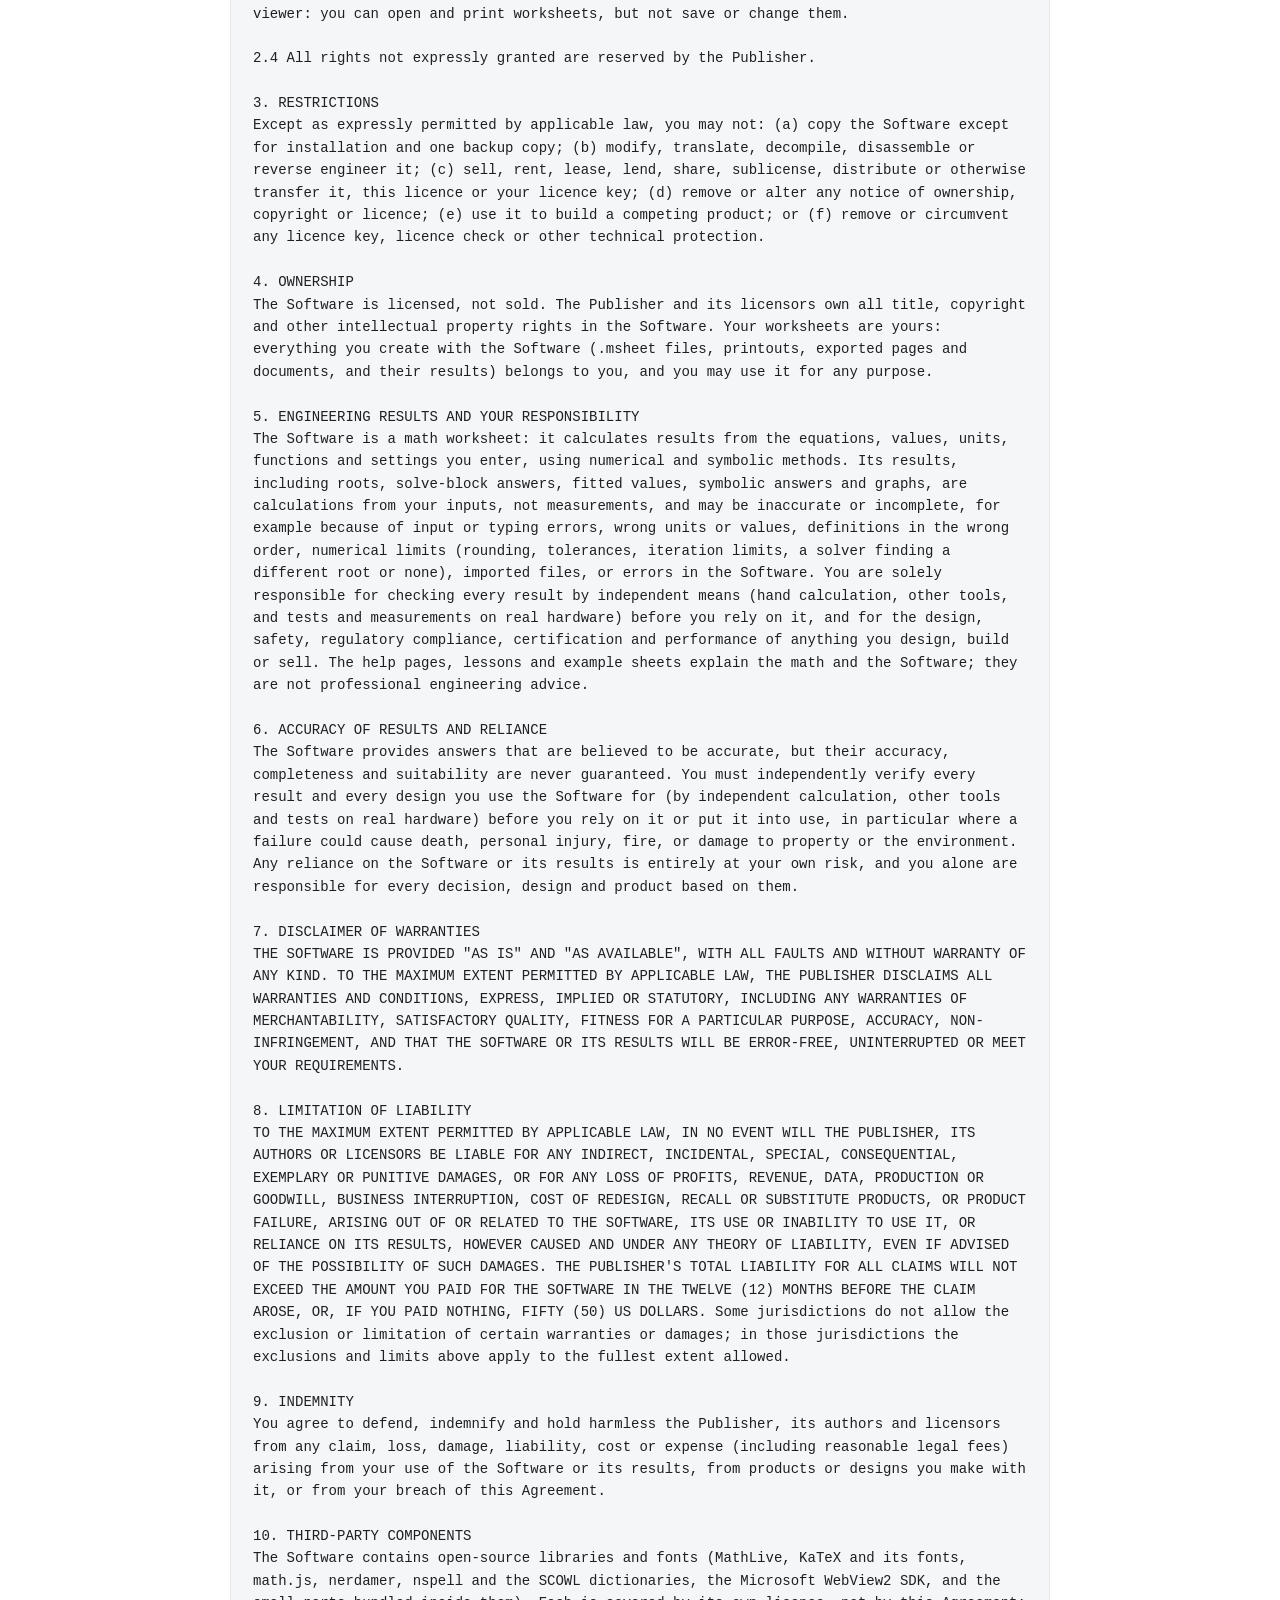
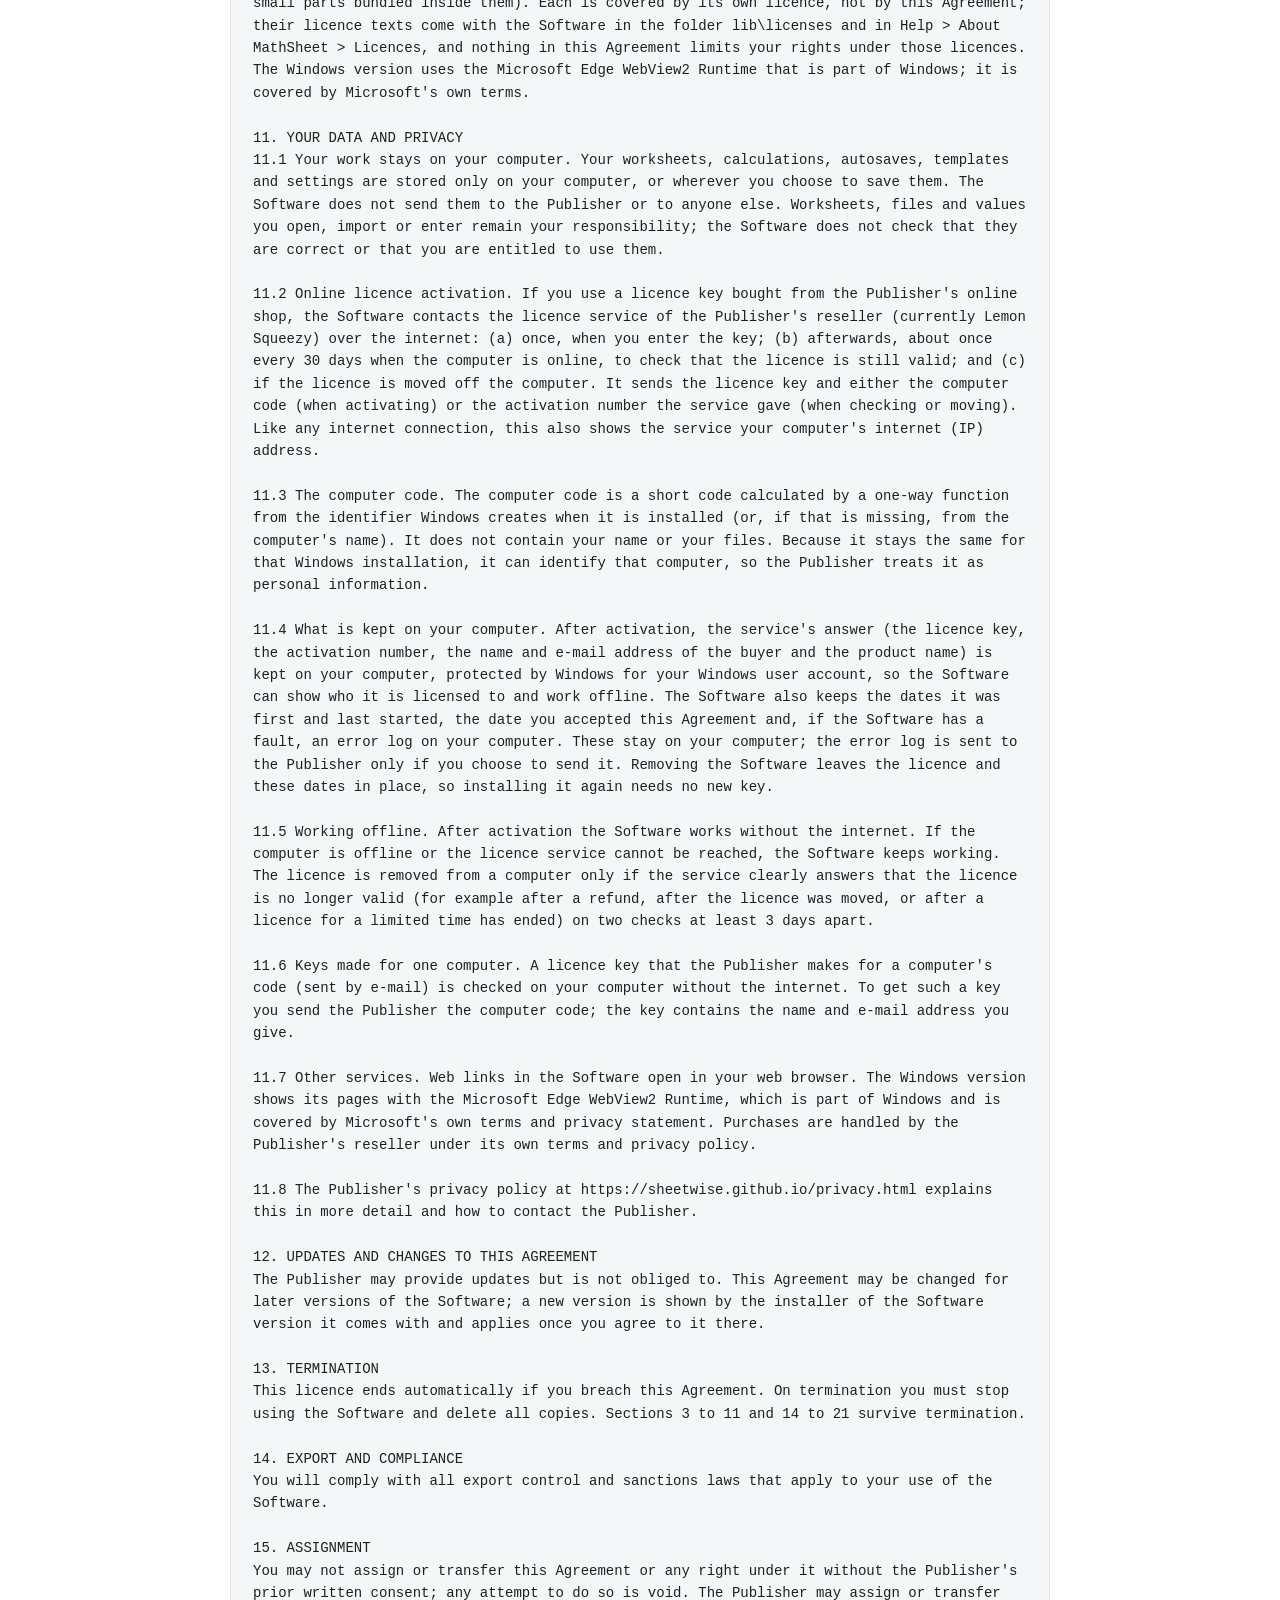
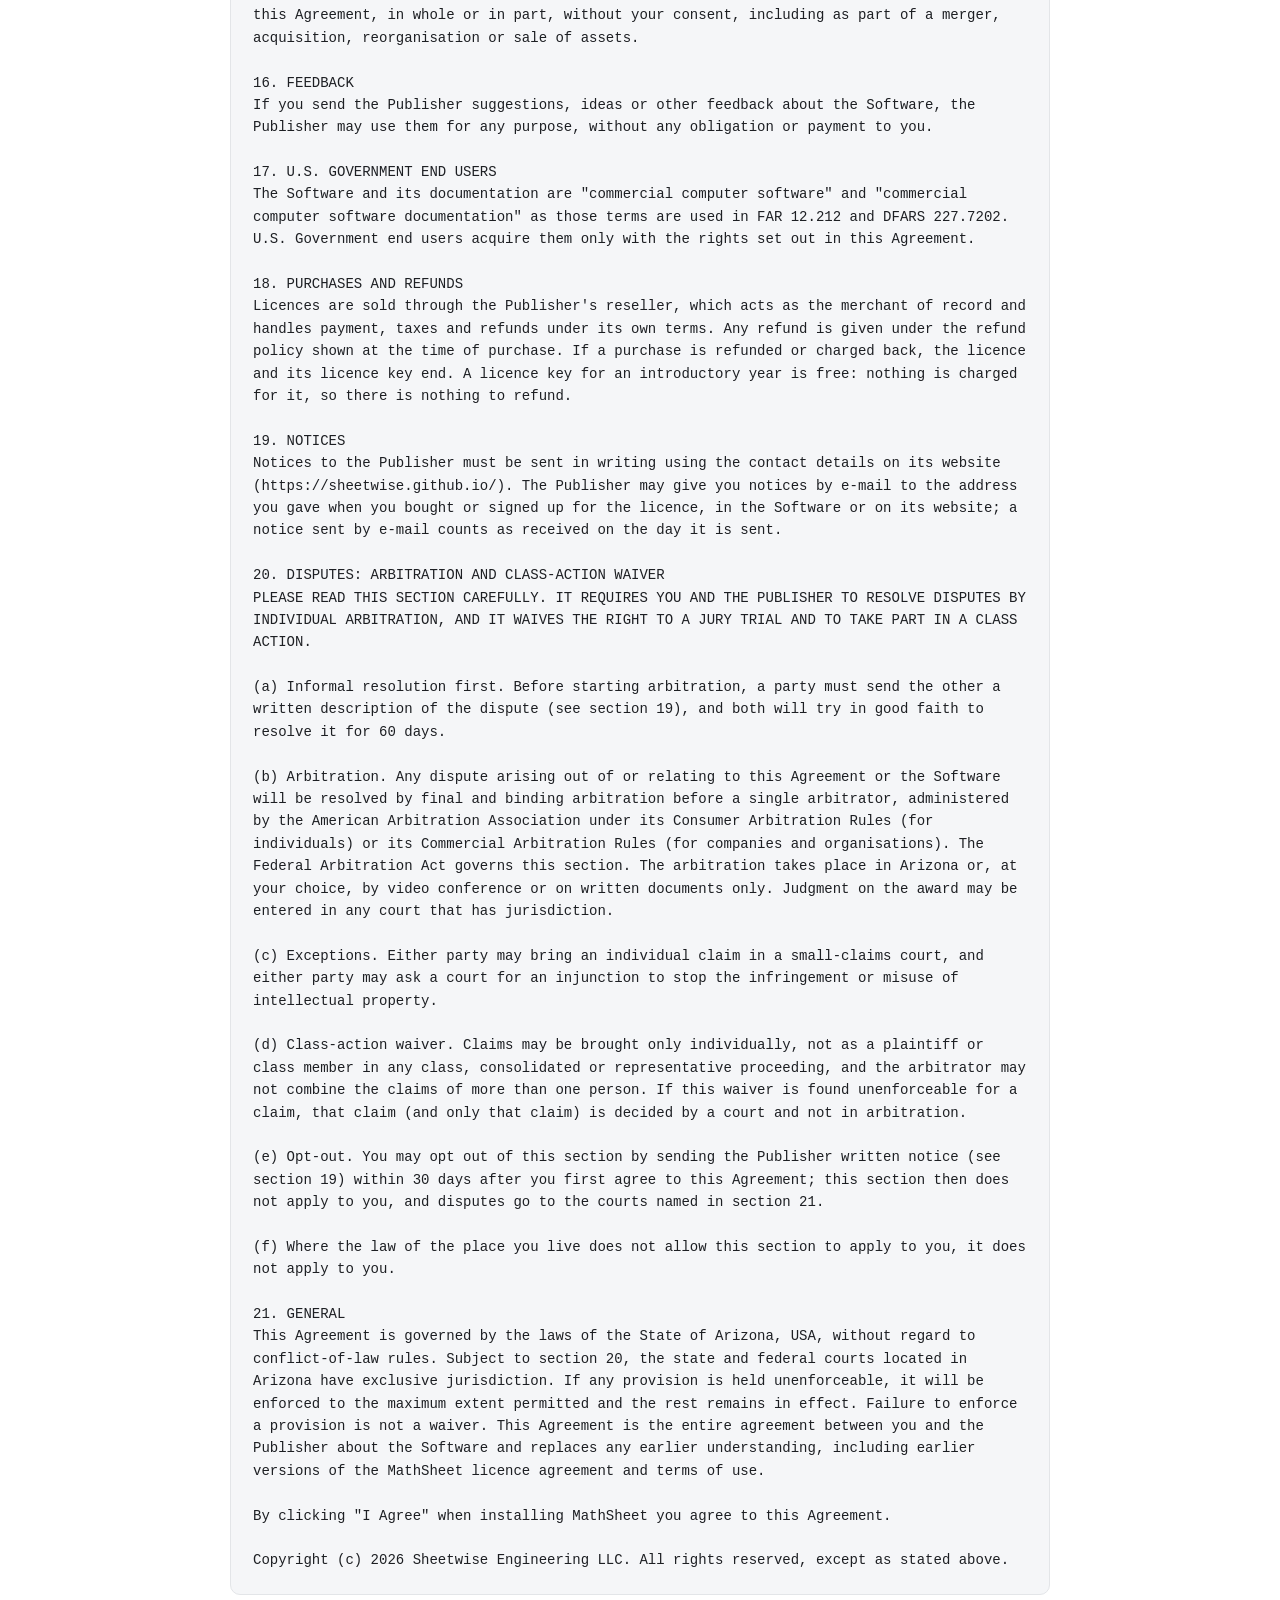
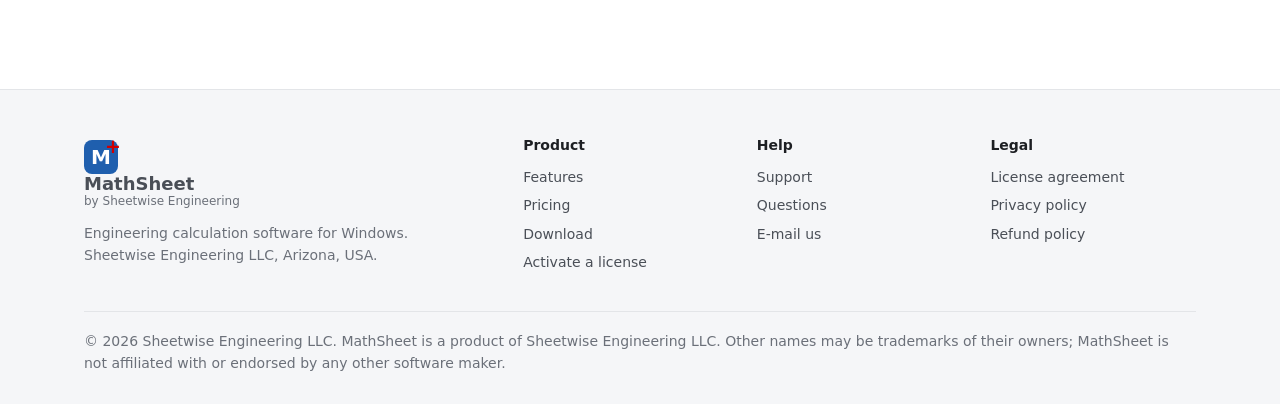
<file: terms.html>
<!DOCTYPE html>
<html lang="en">
<head>
<meta charset="utf-8">
<meta name="viewport" content="width=device-width, initial-scale=1">
<title>License agreement - MathSheet | Sheetwise Engineering</title>
<meta name="description" content="The MathSheet end user license agreement (EULA) from Sheetwise Engineering LLC.">
<link rel="canonical" href="https://mathsheet.net/terms.html">
<meta name="theme-color" content="#1f5fae">
<meta property="og:type" content="website">
<meta property="og:site_name" content="Sheetwise Engineering">
<meta property="og:title" content="License agreement - MathSheet | Sheetwise Engineering">
<meta property="og:description" content="The MathSheet end user license agreement (EULA) from Sheetwise Engineering LLC.">
<meta property="og:url" content="https://mathsheet.net/terms.html">
<meta property="og:image" content="https://mathsheet.net/images/og-mathsheet.png">
<meta property="og:image:alt" content="A MathSheet worksheet with an RC filter calculation and its Bode plot">
<meta name="twitter:card" content="summary_large_image">
<link rel="icon" href="images/icon.svg" type="image/svg+xml">
<link rel="stylesheet" href="style.css">
</head>
<body>
<a class="skip" href="#main">Skip to content</a>
<header class="top">
  <div class="wrap">
    <a class="brand" href="index.html" aria-label="MathSheet by Sheetwise Engineering - home"><span class="tile" aria-hidden="true">M</span><span><b>MathSheet</b><small>by Sheetwise Engineering</small></span></a>
    <nav class="menu" aria-label="Main">
        <a href="index.html">Home</a>
        <a href="features.html">Features</a>
        <a href="pricing.html">Pricing</a>
        <a href="download.html">Download</a>
        <a href="support.html">Support</a>
    </nav>
  </div>
</header>
<div class="soonbar" data-when-prelaunch><div class="wrap"><b>Coming soon:</b> MathSheet for Windows. <a href="index.html#news">Get the launch news &rarr;</a></div></div>
<main id="main">

<div class="wrap narrow page">
  <h1>License agreement</h1>
  <p class="updated">Shown here as published on November 12, 2026</p>
  <p>MathSheet is licensed, not sold. Your use of MathSheet is governed by the End User License Agreement below - the same text MathSheet shows when you install it and in <b>Help &rsaquo; Licence agreement</b>.
  Purchases are processed by our reseller, Lemon Squeezy, under its own buyer terms. See also the <a href="privacy.html">privacy policy</a> and <a href="refunds.html">refund policy</a>.</p>
  <h2>Trademarks</h2>
  <p>MathSheet and Sheetwise Engineering are names of Sheetwise Engineering LLC. Other product names belong to their owners. MathSheet is an independent product and is not affiliated with, endorsed by or sponsored by any other software maker.</p>
  <h2>End User License Agreement</h2>
  <pre class="eula">MathSheet - END USER LICENCE AGREEMENT (TERMS OF USE)

Version: 2.1 (12 November 2026)
Publisher: Sheetwise Engineering LLC, an Arizona limited liability company

1. ACCEPTANCE
This End User Licence Agreement (&quot;Agreement&quot;) is a legal agreement between you (an individual, or the company or organisation you install or use the software for) and Sheetwise Engineering LLC, an Arizona limited liability company, the publisher of MathSheet (&quot;Publisher&quot;), for the MathSheet software, the engineering math worksheet program, including its program files, help pages, lessons, example sheets, documentation and updates (&quot;Software&quot;). By clicking &quot;I Agree&quot; when installing, or by installing, copying or using the Software, you agree to this Agreement. If you do not agree, do not install or use the Software. If you accept for a company or organisation, you confirm that you are authorised to bind it. SECTION 20 CONTAINS AN AGREEMENT TO ARBITRATE DISPUTES AND A CLASS-ACTION WAIVER.

2. LICENCE
2.1 Licence. When you have paid for the Software, or received a licence key for an introductory year (section 2.2), and entered a valid licence key, the Publisher grants you a non-exclusive, non-transferable, revocable licence to install and use the Software for your own design and engineering work on one computer that you own or control, for as long as the licence key is valid and you keep to this Agreement. A licence key bought from the Publisher's online shop is activated for one computer at a time (see section 11). A licence key that the Publisher makes for a computer's code works only on that computer. If you replace the computer, the Publisher will move your licence to the new one (contact the Publisher). A licence bought by a company or other organisation may be used by one person at a time on one computer.

2.2 Introductory year. As an introductory offer, the Publisher may give new subscribers a licence key free of charge that is valid for one (1) year from the day it is issued (&quot;introductory year&quot;). No payment details are needed and nothing is charged automatically. Renewal after the introductory year may be free of charge or paid, as the Publisher decides: the Publisher reserves the right to charge for the Software, and for continued use of it, after the introductory year ends. Before the introductory year ends, the Publisher will tell you by e-mail whether renewal is free or its price, and the terms to continue. If you do not continue, the licence ends when the introductory year ends and section 2.3 applies. The Publisher may end or change the introductory offer for new subscribers at any time; this does not shorten an introductory year already given.

2.3 When there is no valid licence key. Without a valid licence key, including after a licence for a limited time (such as the introductory year) ends, the Software works as a viewer: you can open and print worksheets, but not save or change them.

2.4 All rights not expressly granted are reserved by the Publisher.

3. RESTRICTIONS
Except as expressly permitted by applicable law, you may not: (a) copy the Software except for installation and one backup copy; (b) modify, translate, decompile, disassemble or reverse engineer it; (c) sell, rent, lease, lend, share, sublicense, distribute or otherwise transfer it, this licence or your licence key; (d) remove or alter any notice of ownership, copyright or licence; (e) use it to build a competing product; or (f) remove or circumvent any licence key, licence check or other technical protection.

4. OWNERSHIP
The Software is licensed, not sold. The Publisher and its licensors own all title, copyright and other intellectual property rights in the Software. Your worksheets are yours: everything you create with the Software (.msheet files, printouts, exported pages and documents, and their results) belongs to you, and you may use it for any purpose.

5. ENGINEERING RESULTS AND YOUR RESPONSIBILITY
The Software is a math worksheet: it calculates results from the equations, values, units, functions and settings you enter, using numerical and symbolic methods. Its results, including roots, solve-block answers, fitted values, symbolic answers and graphs, are calculations from your inputs, not measurements, and may be inaccurate or incomplete, for example because of input or typing errors, wrong units or values, definitions in the wrong order, numerical limits (rounding, tolerances, iteration limits, a solver finding a different root or none), imported files, or errors in the Software. You are solely responsible for checking every result by independent means (hand calculation, other tools, and tests and measurements on real hardware) before you rely on it, and for the design, safety, regulatory compliance, certification and performance of anything you design, build or sell. The help pages, lessons and example sheets explain the math and the Software; they are not professional engineering advice.

6. ACCURACY OF RESULTS AND RELIANCE
The Software provides answers that are believed to be accurate, but their accuracy, completeness and suitability are never guaranteed. You must independently verify every result and every design you use the Software for (by independent calculation, other tools and tests on real hardware) before you rely on it or put it into use, in particular where a failure could cause death, personal injury, fire, or damage to property or the environment. Any reliance on the Software or its results is entirely at your own risk, and you alone are responsible for every decision, design and product based on them.

7. DISCLAIMER OF WARRANTIES
THE SOFTWARE IS PROVIDED &quot;AS IS&quot; AND &quot;AS AVAILABLE&quot;, WITH ALL FAULTS AND WITHOUT WARRANTY OF ANY KIND. TO THE MAXIMUM EXTENT PERMITTED BY APPLICABLE LAW, THE PUBLISHER DISCLAIMS ALL WARRANTIES AND CONDITIONS, EXPRESS, IMPLIED OR STATUTORY, INCLUDING ANY WARRANTIES OF MERCHANTABILITY, SATISFACTORY QUALITY, FITNESS FOR A PARTICULAR PURPOSE, ACCURACY, NON-INFRINGEMENT, AND THAT THE SOFTWARE OR ITS RESULTS WILL BE ERROR-FREE, UNINTERRUPTED OR MEET YOUR REQUIREMENTS.

8. LIMITATION OF LIABILITY
TO THE MAXIMUM EXTENT PERMITTED BY APPLICABLE LAW, IN NO EVENT WILL THE PUBLISHER, ITS AUTHORS OR LICENSORS BE LIABLE FOR ANY INDIRECT, INCIDENTAL, SPECIAL, CONSEQUENTIAL, EXEMPLARY OR PUNITIVE DAMAGES, OR FOR ANY LOSS OF PROFITS, REVENUE, DATA, PRODUCTION OR GOODWILL, BUSINESS INTERRUPTION, COST OF REDESIGN, RECALL OR SUBSTITUTE PRODUCTS, OR PRODUCT FAILURE, ARISING OUT OF OR RELATED TO THE SOFTWARE, ITS USE OR INABILITY TO USE IT, OR RELIANCE ON ITS RESULTS, HOWEVER CAUSED AND UNDER ANY THEORY OF LIABILITY, EVEN IF ADVISED OF THE POSSIBILITY OF SUCH DAMAGES. THE PUBLISHER'S TOTAL LIABILITY FOR ALL CLAIMS WILL NOT EXCEED THE AMOUNT YOU PAID FOR THE SOFTWARE IN THE TWELVE (12) MONTHS BEFORE THE CLAIM AROSE, OR, IF YOU PAID NOTHING, FIFTY (50) US DOLLARS. Some jurisdictions do not allow the exclusion or limitation of certain warranties or damages; in those jurisdictions the exclusions and limits above apply to the fullest extent allowed.

9. INDEMNITY
You agree to defend, indemnify and hold harmless the Publisher, its authors and licensors from any claim, loss, damage, liability, cost or expense (including reasonable legal fees) arising from your use of the Software or its results, from products or designs you make with it, or from your breach of this Agreement.

10. THIRD-PARTY COMPONENTS
The Software contains open-source libraries and fonts (MathLive, KaTeX and its fonts, math.js, nerdamer, nspell and the SCOWL dictionaries, the Microsoft WebView2 SDK, and the small parts bundled inside them). Each is covered by its own licence, not by this Agreement; their licence texts come with the Software in the folder lib\licenses and in Help &gt; About MathSheet &gt; Licences, and nothing in this Agreement limits your rights under those licences. The Windows version uses the Microsoft Edge WebView2 Runtime that is part of Windows; it is covered by Microsoft's own terms.

11. YOUR DATA AND PRIVACY
11.1 Your work stays on your computer. Your worksheets, calculations, autosaves, templates and settings are stored only on your computer, or wherever you choose to save them. The Software does not send them to the Publisher or to anyone else. Worksheets, files and values you open, import or enter remain your responsibility; the Software does not check that they are correct or that you are entitled to use them.

11.2 Online licence activation. If you use a licence key bought from the Publisher's online shop, the Software contacts the licence service of the Publisher's reseller (currently Lemon Squeezy) over the internet: (a) once, when you enter the key; (b) afterwards, about once every 30 days when the computer is online, to check that the licence is still valid; and (c) if the licence is moved off the computer. It sends the licence key and either the computer code (when activating) or the activation number the service gave (when checking or moving). Like any internet connection, this also shows the service your computer's internet (IP) address.

11.3 The computer code. The computer code is a short code calculated by a one-way function from the identifier Windows creates when it is installed (or, if that is missing, from the computer's name). It does not contain your name or your files. Because it stays the same for that Windows installation, it can identify that computer, so the Publisher treats it as personal information.

11.4 What is kept on your computer. After activation, the service's answer (the licence key, the activation number, the name and e-mail address of the buyer and the product name) is kept on your computer, protected by Windows for your Windows user account, so the Software can show who it is licensed to and work offline. The Software also keeps the dates it was first and last started, the date you accepted this Agreement and, if the Software has a fault, an error log on your computer. These stay on your computer; the error log is sent to the Publisher only if you choose to send it. Removing the Software leaves the licence and these dates in place, so installing it again needs no new key.

11.5 Working offline. After activation the Software works without the internet. If the computer is offline or the licence service cannot be reached, the Software keeps working. The licence is removed from a computer only if the service clearly answers that the licence is no longer valid (for example after a refund, after the licence was moved, or after a licence for a limited time has ended) on two checks at least 3 days apart.

11.6 Keys made for one computer. A licence key that the Publisher makes for a computer's code (sent by e-mail) is checked on your computer without the internet. To get such a key you send the Publisher the computer code; the key contains the name and e-mail address you give.

11.7 Other services. Web links in the Software open in your web browser. The Windows version shows its pages with the Microsoft Edge WebView2 Runtime, which is part of Windows and is covered by Microsoft's own terms and privacy statement. Purchases are handled by the Publisher's reseller under its own terms and privacy policy.

11.8 The Publisher's privacy policy at https://sheetwise.github.io/privacy.html explains this in more detail and how to contact the Publisher.

12. UPDATES AND CHANGES TO THIS AGREEMENT
The Publisher may provide updates but is not obliged to. This Agreement may be changed for later versions of the Software; a new version is shown by the installer of the Software version it comes with and applies once you agree to it there.

13. TERMINATION
This licence ends automatically if you breach this Agreement. On termination you must stop using the Software and delete all copies. Sections 3 to 11 and 14 to 21 survive termination.

14. EXPORT AND COMPLIANCE
You will comply with all export control and sanctions laws that apply to your use of the Software.

15. ASSIGNMENT
You may not assign or transfer this Agreement or any right under it without the Publisher's prior written consent; any attempt to do so is void. The Publisher may assign or transfer this Agreement, in whole or in part, without your consent, including as part of a merger, acquisition, reorganisation or sale of assets.

16. FEEDBACK
If you send the Publisher suggestions, ideas or other feedback about the Software, the Publisher may use them for any purpose, without any obligation or payment to you.

17. U.S. GOVERNMENT END USERS
The Software and its documentation are &quot;commercial computer software&quot; and &quot;commercial computer software documentation&quot; as those terms are used in FAR 12.212 and DFARS 227.7202. U.S. Government end users acquire them only with the rights set out in this Agreement.

18. PURCHASES AND REFUNDS
Licences are sold through the Publisher's reseller, which acts as the merchant of record and handles payment, taxes and refunds under its own terms. Any refund is given under the refund policy shown at the time of purchase. If a purchase is refunded or charged back, the licence and its licence key end. A licence key for an introductory year is free: nothing is charged for it, so there is nothing to refund.

19. NOTICES
Notices to the Publisher must be sent in writing using the contact details on its website (https://sheetwise.github.io/). The Publisher may give you notices by e-mail to the address you gave when you bought or signed up for the licence, in the Software or on its website; a notice sent by e-mail counts as received on the day it is sent.

20. DISPUTES: ARBITRATION AND CLASS-ACTION WAIVER
PLEASE READ THIS SECTION CAREFULLY. IT REQUIRES YOU AND THE PUBLISHER TO RESOLVE DISPUTES BY INDIVIDUAL ARBITRATION, AND IT WAIVES THE RIGHT TO A JURY TRIAL AND TO TAKE PART IN A CLASS ACTION.

(a) Informal resolution first. Before starting arbitration, a party must send the other a written description of the dispute (see section 19), and both will try in good faith to resolve it for 60 days.

(b) Arbitration. Any dispute arising out of or relating to this Agreement or the Software will be resolved by final and binding arbitration before a single arbitrator, administered by the American Arbitration Association under its Consumer Arbitration Rules (for individuals) or its Commercial Arbitration Rules (for companies and organisations). The Federal Arbitration Act governs this section. The arbitration takes place in Arizona or, at your choice, by video conference or on written documents only. Judgment on the award may be entered in any court that has jurisdiction.

(c) Exceptions. Either party may bring an individual claim in a small-claims court, and either party may ask a court for an injunction to stop the infringement or misuse of intellectual property.

(d) Class-action waiver. Claims may be brought only individually, not as a plaintiff or class member in any class, consolidated or representative proceeding, and the arbitrator may not combine the claims of more than one person. If this waiver is found unenforceable for a claim, that claim (and only that claim) is decided by a court and not in arbitration.

(e) Opt-out. You may opt out of this section by sending the Publisher written notice (see section 19) within 30 days after you first agree to this Agreement; this section then does not apply to you, and disputes go to the courts named in section 21.

(f) Where the law of the place you live does not allow this section to apply to you, it does not apply to you.

21. GENERAL
This Agreement is governed by the laws of the State of Arizona, USA, without regard to conflict-of-law rules. Subject to section 20, the state and federal courts located in Arizona have exclusive jurisdiction. If any provision is held unenforceable, it will be enforced to the maximum extent permitted and the rest remains in effect. Failure to enforce a provision is not a waiver. This Agreement is the entire agreement between you and the Publisher about the Software and replaces any earlier understanding, including earlier versions of the MathSheet licence agreement and terms of use.

By clicking &quot;I Agree&quot; when installing MathSheet you agree to this Agreement.

Copyright (c) 2026 Sheetwise Engineering LLC. All rights reserved, except as stated above.
</pre>
</div>
</main>
<footer class="bottom">
  <div class="wrap">
    <div class="cols">
      <div>
        <a class="brand" href="index.html"><span class="tile" aria-hidden="true">M</span><span><b>MathSheet</b><small>by Sheetwise Engineering</small></span></a>
        <p style="margin-top:14px">Engineering calculation software for Windows.<br>Sheetwise Engineering LLC, Arizona, USA.</p>
      </div>
      <div><h4>Product</h4><a href="features.html">Features</a><a href="pricing.html">Pricing</a><a href="download.html">Download</a><a href="download.html#activate">Activate a license</a></div>
      <div><h4>Help</h4><a href="support.html">Support</a><a href="support.html#faq">Questions</a><a href="mailto:sheetwiseengllc@gmail.com">E-mail us</a></div>
      <div><h4>Legal</h4><a href="terms.html">License agreement</a><a href="privacy.html">Privacy policy</a><a href="refunds.html">Refund policy</a></div>
    </div>
    <div class="legal">&copy; 2026 Sheetwise Engineering LLC. MathSheet is a product of Sheetwise Engineering LLC. Other names may be trademarks of their owners; MathSheet is not affiliated with or endorsed by any other software maker.</div>
  </div>
</footer>
<script src="js/site.js"></script>
<!-- Cloudflare Web Analytics (no cookies, no personal data; privacy.html "This website") -->
<script defer src="https://static.cloudflareinsights.com/beacon.min.js" data-cf-beacon='{"token": "5719f8e9d53543c59c81e14f3e20d16a"}'></script>
</body>
</html>
</file>
<file: style.css>
/* Sheetwise Engineering - MathSheet website. Plain CSS, no framework.
   Colours: charcoal text, MathSheet blue #1f5fae, MathSheet red #d00000 (used sparingly). */
:root {
  --ink: #1d1f23; --ink2: #4a4f57; --muted: #6b7079; --line: #e3e5e8; --soft: #f5f6f8; --soft2: #eef2f8;
  --blue: #1f5fae; --blue-d: #174a88; --red: #d00000; --radius: 10px;
  --shadow: 0 1px 2px rgba(16,24,40,.06), 0 8px 24px rgba(16,24,40,.08);
  --font: "Segoe UI Variable Text", "Segoe UI", system-ui, -apple-system, "Helvetica Neue", Arial, sans-serif;
}
* { box-sizing: border-box; }
html { -webkit-text-size-adjust: 100%; scroll-behavior: smooth; }
body { margin: 0; font-family: var(--font); color: var(--ink); background: #fff; line-height: 1.6; font-size: 17px; }
img { max-width: 100%; height: auto; }
a { color: var(--blue); text-underline-offset: 2px; }
a:hover { color: var(--blue-d); }
:focus-visible { outline: 3px solid #8fb4e6; outline-offset: 2px; border-radius: 4px; }
.skip { position: absolute; left: -999px; top: 8px; background: #fff; padding: 8px 12px; z-index: 50; }
.skip:focus { left: 8px; }
.wrap { max-width: 1160px; margin: 0 auto; padding: 0 24px; }
.narrow { max-width: 820px; }
h1, h2, h3 { line-height: 1.2; letter-spacing: -0.01em; color: var(--ink); }
h1 { font-size: clamp(34px, 5vw, 56px); font-weight: 650; margin: 0 0 18px; letter-spacing: -0.02em; }
h2 { font-size: clamp(27px, 3.4vw, 38px); font-weight: 650; margin: 0 0 14px; }
h3 { font-size: 21px; font-weight: 600; margin: 0 0 8px; }
p { margin: 0 0 14px; }
.lead { font-size: clamp(18px, 2vw, 21px); color: var(--ink2); max-width: 760px; }
.eyebrow { font-size: 14px; font-weight: 600; letter-spacing: .08em; text-transform: uppercase; color: var(--blue); margin: 0 0 10px; }
.muted { color: var(--muted); }
.small { font-size: 14px; }

/* header */
header.top { position: sticky; top: 0; z-index: 20; background: rgba(255,255,255,.92); backdrop-filter: saturate(180%) blur(10px); border-bottom: 1px solid var(--line); }
header.top .wrap { display: flex; align-items: center; justify-content: space-between; gap: 16px; min-height: 64px; flex-wrap: wrap; }
.brand { display: flex; align-items: center; gap: 10px; text-decoration: none; color: var(--ink); }
.brand .tile { width: 34px; height: 34px; border-radius: 8px; background: var(--blue); color: #fff; font-weight: 700; font-size: 20px; display: grid; place-items: center; position: relative; flex: none; }
.brand .tile::after { content: "+"; position: absolute; right: -3px; top: -9px; color: var(--red); font-size: 19px; font-weight: 800; }
.brand b { display: block; font-size: 18px; line-height: 1.1; }
.brand small { display: block; font-size: 12px; color: var(--muted); line-height: 1.2; }
nav.menu { display: flex; align-items: center; flex-wrap: wrap; gap: 4px 22px; font-size: 15px; }
nav.menu a { color: var(--ink2); text-decoration: none; padding: 6px 0; }
nav.menu a:hover, nav.menu a[aria-current="page"] { color: var(--blue); }
nav.menu a[aria-current="page"] { box-shadow: inset 0 -2px 0 var(--blue); }
nav.menu .btn { padding: 8px 16px; font-size: 15px; }

/* buttons */
.btn { display: inline-flex; align-items: center; justify-content: center; gap: 8px; min-height: 46px; padding: 11px 22px; border-radius: 999px; font-weight: 600; font-size: 16px; text-decoration: none; border: 1.5px solid var(--blue); cursor: pointer; transition: background .15s, color .15s; }
.btn.primary { background: var(--blue); color: #fff; }
.btn.primary:hover { background: var(--blue-d); border-color: var(--blue-d); color: #fff; }
.btn.secondary { background: #fff; color: var(--blue); }
.btn.secondary:hover { background: var(--soft2); }
.btn.soon { background: var(--soft); color: var(--muted); border-color: var(--line); cursor: default; }
.btns { display: flex; flex-wrap: wrap; gap: 12px; margin: 22px 0 10px; }
.note { font-size: 14px; color: var(--muted); }

/* sections */
section { padding: 84px 0; }
section.tight { padding: 56px 0; }
section.soft { background: var(--soft); }
.center { text-align: center; }
.center .lead { margin-left: auto; margin-right: auto; }
.hero { padding: 72px 0 0; text-align: center; }
.hero .lead { margin: 0 auto; }
.hero .btns { justify-content: center; }
.hero .shotwrap { margin: 44px auto 0; max-width: 980px; }
.herovid { margin: 40px auto 0; max-width: 620px; }
.herovid video { display: block; width: 100%; height: auto; border: 1px solid var(--line); border-radius: var(--radius); box-shadow: var(--shadow); background: #fff; }
.herovid figcaption { margin-top: 10px; font-size: .95rem; color: var(--ink2); }

/* screenshots */
.frame { display: block; border: 1px solid #d9dce1; border-radius: var(--radius); background: #fff; box-shadow: var(--shadow); overflow: hidden; }
.frame img { display: block; width: 100%; }
.frame.bar::before { content: ""; display: block; height: 22px; background: #f0f0f0 radial-gradient(circle at 14px 11px, #d0d3d8 4px, transparent 5px) , #f0f0f0; border-bottom: 1px solid #e2e4e8; }
figure { margin: 0; }
figcaption { font-size: 14px; color: var(--muted); margin-top: 10px; }
button.zoom { all: unset; display: block; cursor: zoom-in; width: 100%; }
button.zoom:focus-visible { outline: 3px solid #8fb4e6; outline-offset: 3px; border-radius: var(--radius); }

/* layouts */
.split { display: grid; grid-template-columns: 5fr 7fr; gap: 56px; align-items: center; }
.split.rev { grid-template-columns: 7fr 5fr; }
.split.rev > :first-child { order: 2; }
.grid3 { display: grid; grid-template-columns: repeat(3, 1fr); gap: 22px; }
.grid2 { display: grid; grid-template-columns: repeat(2, 1fr); gap: 28px; }
.card { border: 1px solid var(--line); border-radius: var(--radius); padding: 24px; background: #fff; }
.card p { margin: 0; color: var(--ink2); }
.card .ic { width: 38px; height: 38px; border-radius: 9px; background: var(--soft2); color: var(--blue); display: grid; place-items: center; font-weight: 700; margin-bottom: 14px; font-size: 18px; }
ul.ticks { list-style: none; padding: 0; margin: 14px 0; }
ul.ticks li { position: relative; padding-left: 28px; margin: 8px 0; color: var(--ink2); }
ul.ticks li::before { content: ""; position: absolute; left: 2px; top: 8px; width: 12px; height: 7px; border-left: 2.5px solid var(--blue); border-bottom: 2.5px solid var(--blue); transform: rotate(-45deg); }

/* four words strip */
.steps4 { display: grid; grid-template-columns: repeat(4, 1fr); gap: 0; border: 1px solid var(--line); border-radius: var(--radius); overflow: hidden; }
.steps4 div { padding: 22px 22px; border-right: 1px solid var(--line); background: #fff; }
.steps4 div:last-child { border-right: 0; }
.steps4 b { display: block; font-size: 19px; color: var(--blue); }
.steps4 span { color: var(--ink2); font-size: 15px; }

/* tabs (home demo) */
.tabs [role="tablist"] { display: flex; flex-wrap: wrap; justify-content: center; gap: 8px; margin: 26px 0 28px; }
.tabs [role="tab"] { font: inherit; font-size: 15px; font-weight: 600; padding: 9px 18px; border-radius: 999px; border: 1px solid var(--line); background: #fff; color: var(--ink2); cursor: pointer; min-height: 42px; }
.tabs [role="tab"][aria-selected="true"] { background: var(--ink); border-color: var(--ink); color: #fff; }
.tabs [role="tabpanel"] { display: grid; grid-template-columns: 4fr 8fr; gap: 44px; align-items: center; text-align: left; }
.tabs [role="tabpanel"][hidden] { display: none; }
.js .tabs .nojs-title { display: none; }
.tabs [role="tabpanel"] a { display: inline-block; padding: 8px 0; font-weight: 600; }
.tabs .nojs-title { margin-top: 30px; }

/* worked example component */
.worked { border: 1px solid var(--line); border-radius: var(--radius); background: #fff; overflow: hidden; }
.worked > header { padding: 18px 24px; border-bottom: 1px solid var(--line); background: var(--soft); }
.worked > header .eyebrow { margin: 0 0 4px; }
.worked > header h3 { margin: 0; }
.worked .body { display: grid; grid-template-columns: 4fr 7fr; }
.worked .body > div { padding: 22px 24px; }
.worked .body > div + div { border-left: 1px solid var(--line); background: #fcfcfd; }
.worked dl { margin: 0; }
.worked dt { font-size: 13px; font-weight: 700; text-transform: uppercase; letter-spacing: .06em; color: var(--muted); margin-top: 14px; }
.worked dt:first-child { margin-top: 0; }
.worked dd { margin: 4px 0 0; color: var(--ink2); }
details.more { margin-top: 12px; }
details.more summary { cursor: pointer; color: var(--blue); font-weight: 600; }

/* flow (Excel) */
.flow { display: grid; grid-template-columns: 1fr auto 1fr auto 1fr; gap: 16px; align-items: center; }
.flow .arrow { font-size: 28px; color: var(--blue); text-align: center; }
.flow h3 { font-size: 17px; margin: 0 0 8px; }

/* before / after */
.ba { display: grid; grid-template-columns: 5fr 9fr; gap: 24px; align-items: start; }
.tag { display: inline-block; font-size: 12px; font-weight: 700; letter-spacing: .06em; text-transform: uppercase; padding: 3px 10px; border-radius: 999px; margin-bottom: 10px; }
.tag.before { background: #eef0f3; color: var(--ink2); }
.tag.after { background: #e3edf9; color: var(--blue); }

/* feature page sub nav */
.subnav { position: sticky; top: 64px; z-index: 10; background: rgba(255,255,255,.95); border-bottom: 1px solid var(--line); }
.subnav .wrap { display: flex; gap: 6px 22px; overflow-x: auto; white-space: nowrap; padding-top: 10px; padding-bottom: 10px; font-size: 15px; scrollbar-width: thin; }
.subnav a { color: var(--ink2); text-decoration: none; }
.subnav a:hover { color: var(--blue); }
.feature-head { max-width: 820px; margin-bottom: 36px; }

/* pricing */
.pricebox { max-width: 560px; margin: 0 auto; border: 1px solid var(--line); border-radius: 16px; box-shadow: var(--shadow); padding: 36px; background: #fff; text-align: left; }
.pricebox .name { font-weight: 600; color: var(--ink2); }
.pricebox .amount { font-size: 64px; font-weight: 650; letter-spacing: -0.03em; line-height: 1; margin: 10px 0 6px; }
.pricebox .amount small { font-size: 18px; font-weight: 500; color: var(--muted); letter-spacing: 0; }
.compare { width: 100%; border-collapse: collapse; font-size: 16px; }
.compare th, .compare td { text-align: left; padding: 12px 14px; border-bottom: 1px solid var(--line); vertical-align: top; }
.compare th { background: var(--soft); font-weight: 600; }
.tablewrap { overflow-x: auto; border: 1px solid var(--line); border-radius: var(--radius); }
.faq details { border-bottom: 1px solid var(--line); padding: 16px 0; }
.faq summary { cursor: pointer; font-weight: 600; font-size: 18px; list-style-position: outside; }
.faq details p { margin: 10px 0 0; color: var(--ink2); }

/* text pages */
.page { padding: 56px 0 80px; }
.page h1 { font-size: clamp(32px, 4vw, 44px); }
.page h2 { font-size: 24px; margin-top: 36px; }
.updated { color: var(--muted); font-size: 14px; margin-bottom: 26px; }
pre.eula { white-space: pre-wrap; font-family: Consolas, "Courier New", monospace; font-size: 14px; background: var(--soft); border: 1px solid var(--line); border-radius: var(--radius); padding: 22px; overflow-x: auto; }
pre.cmd { white-space: pre-wrap; word-break: break-all; font-family: Consolas, "Courier New", monospace; font-size: 14px; background: var(--soft); border: 1px solid var(--line); border-radius: var(--radius); padding: 12px 16px; }
code.hash { font-family: Consolas, monospace; word-break: break-all; background: var(--soft); padding: 1px 6px; border-radius: 4px; }
.callout { border-left: 4px solid var(--blue); background: var(--soft2); padding: 16px 20px; border-radius: 0 var(--radius) var(--radius) 0; margin: 20px 0; }
.callout p:last-child { margin: 0; }
ol.howto { padding-left: 22px; }
ol.howto li { margin: 10px 0; }
kbd { font-family: Consolas, monospace; font-size: 14px; background: var(--soft); border: 1px solid #cfd3d8; border-bottom-width: 2px; border-radius: 5px; padding: 1px 6px; }

/* CTA band */
.band { background: var(--ink); color: #fff; border-radius: 18px; padding: 54px 40px; text-align: center; }
.band h2 { color: #fff; }
.band .lead { color: #c9ced6; margin-left: auto; margin-right: auto; }
.band .btns { justify-content: center; }
.band .btn.secondary { background: transparent; color: #fff; border-color: #8a929d; }
.band .btn.secondary:hover { background: rgba(255,255,255,.08); }
.band .btn.soon { background: transparent; color: #aab1bb; border-color: #4a515b; }
.band .note { color: #aab1bb; }

/* footer */
footer.bottom { border-top: 1px solid var(--line); background: var(--soft); padding: 44px 0 30px; font-size: 14px; color: var(--muted); margin-top: 0; }
footer.bottom .cols { display: grid; grid-template-columns: 2fr 1fr 1fr 1fr; gap: 28px; }
footer.bottom h4 { margin: 0 0 10px; font-size: 14px; color: var(--ink); }
footer.bottom a { display: block; color: var(--ink2); text-decoration: none; margin: 6px 0; }
footer.bottom a:hover { color: var(--blue); }
footer.bottom .legal { margin-top: 30px; padding-top: 18px; border-top: 1px solid var(--line); }

/* lightbox */
dialog.lightbox { border: 0; padding: 0; background: transparent; max-width: 96vw; max-height: 94vh; }
dialog.lightbox::backdrop { background: rgba(10,12,16,.82); }
dialog.lightbox img { display: block; max-width: 96vw; max-height: 88vh; width: auto; border-radius: 6px; background: #fff; }
dialog.lightbox .cap { color: #e6e8eb; font-size: 14px; margin-top: 8px; text-align: center; }
dialog.lightbox .x { position: fixed; top: 14px; right: 18px; font: 600 15px var(--font); color: #fff; background: rgba(255,255,255,.14); border: 0; border-radius: 999px; padding: 10px 16px; cursor: pointer; }

/* coming soon: strip under the header + launch news sign-up */
.soonbar { background: var(--soft2); border-bottom: 1px solid var(--line); font-size: 15px; }
.soonbar .wrap { padding-top: 9px; padding-bottom: 9px; }
.soonbar b { color: var(--red); }
.soonbar a { display: inline-block; padding: 4px 0; font-weight: 600; }
.newsbox { border: 2px solid var(--blue); border-radius: 14px; padding: 30px 32px; background: #fff; box-shadow: var(--shadow); }
.newsbox h2 { margin: 0 0 8px; }
.newsbox > p { margin: 0 0 18px; color: var(--ink2); }
.signup .fields { display: grid; grid-template-columns: 2fr 1.3fr auto; gap: 14px; align-items: end; }
.signup label { display: block; font-size: 14px; font-weight: 600; margin-bottom: 6px; }
.signup input { width: 100%; box-sizing: border-box; min-height: 46px; padding: 0 14px; font: inherit; font-size: 16px; border: 1px solid #c3c8cf; border-radius: 8px; }
.signup input:focus { outline: 3px solid #8fb4e6; outline-offset: 1px; border-color: var(--blue); }
.signup .btn { font: inherit; font-weight: 600; cursor: pointer; }
.signup .note { margin: 12px 0 0; }
.contact { display: grid; gap: 16px; max-width: 640px; }
.contact .fields { display: grid; grid-template-columns: 1fr 1fr; gap: 14px; }
.contact label { display: block; font-size: 14px; font-weight: 600; margin-bottom: 6px; }
.contact input, .contact select, .contact textarea { width: 100%; box-sizing: border-box; min-height: 46px; padding: 10px 14px; font: inherit; font-size: 16px; border: 1px solid #c3c8cf; border-radius: 8px; background: #fff; }
.contact textarea { resize: vertical; }
.contact input:focus, .contact select:focus, .contact textarea:focus { outline: 3px solid #8fb4e6; outline-offset: 1px; border-color: var(--blue); }
.contact .btn { font: inherit; font-weight: 600; justify-self: start; }
.contact .btn:disabled { opacity: .6; cursor: wait; }
.contact .note { margin: 0; }
.contact .result, .signup .result { margin: 0; font-weight: 600; }
.signup .result { margin-top: 10px; }
.signup .result:empty { display: none; }
.contact .result.ok, .signup .result.ok { color: #1b7a3a; }
.contact .result.bad, .signup .result.bad { color: #d00000; }
.contact .hp, .signup .hp { display: none; }
[hidden] { display: none !important; }

/* responsive */
@media (max-width: 960px) {
  .split, .split.rev, .tabs [role="tabpanel"], .worked .body, .ba, .grid2 { grid-template-columns: 1fr; gap: 28px; }
  .split.rev > :first-child { order: 0; }
  .worked .body > div + div { border-left: 0; border-top: 1px solid var(--line); }
  .grid3 { grid-template-columns: 1fr 1fr; }
  .steps4 { grid-template-columns: 1fr 1fr; }
  .steps4 div:nth-child(2) { border-right: 0; }
  .steps4 div:nth-child(-n+2) { border-bottom: 1px solid var(--line); }
  .flow { grid-template-columns: 1fr; }
  .flow .arrow { transform: rotate(90deg); }
  footer.bottom .cols { grid-template-columns: 1fr 1fr; }
  section { padding: 60px 0; }
}
@media (max-width: 600px) {
  body { font-size: 16px; }
  .wrap { padding: 0 18px; }
  .grid3, .steps4 { grid-template-columns: 1fr; }
  .steps4 div { border-right: 0; border-bottom: 1px solid var(--line); }
  .steps4 div:last-child { border-bottom: 0; }
  header.top .wrap { padding-top: 8px; padding-bottom: 8px; }
  nav.menu { gap: 2px 16px; font-size: 15px; width: 100%; }
  .subnav { top: 0; position: static; }
  .pricebox { padding: 26px 22px; }
  .band { padding: 40px 22px; border-radius: 14px; }
  footer.bottom .cols { grid-template-columns: 1fr; }
  .hero { padding-top: 44px; }
  .signup .fields { grid-template-columns: 1fr; }
  .contact .fields { grid-template-columns: 1fr; }
  .newsbox { padding: 24px 20px; }
}
@media (prefers-reduced-motion: reduce) { html { scroll-behavior: auto; } }
@media print { header.top, .subnav, footer.bottom, .btns { display: none; } }
/* demo clips (home page #demos) */
.clips { display: grid; grid-template-columns: repeat(3, 1fr); gap: 22px; margin-top: 28px; }
.clips figure { margin: 0; }
.clips video { display: block; width: 100%; height: auto; border: 1px solid var(--line); border-radius: var(--radius); background: #fff; }
.clips figcaption { margin-top: 8px; font-size: .95rem; color: var(--ink2); }
@media (max-width: 960px) { .clips { grid-template-columns: 1fr 1fr; } }
@media (max-width: 600px) { .clips { grid-template-columns: 1fr; } }
</file>
